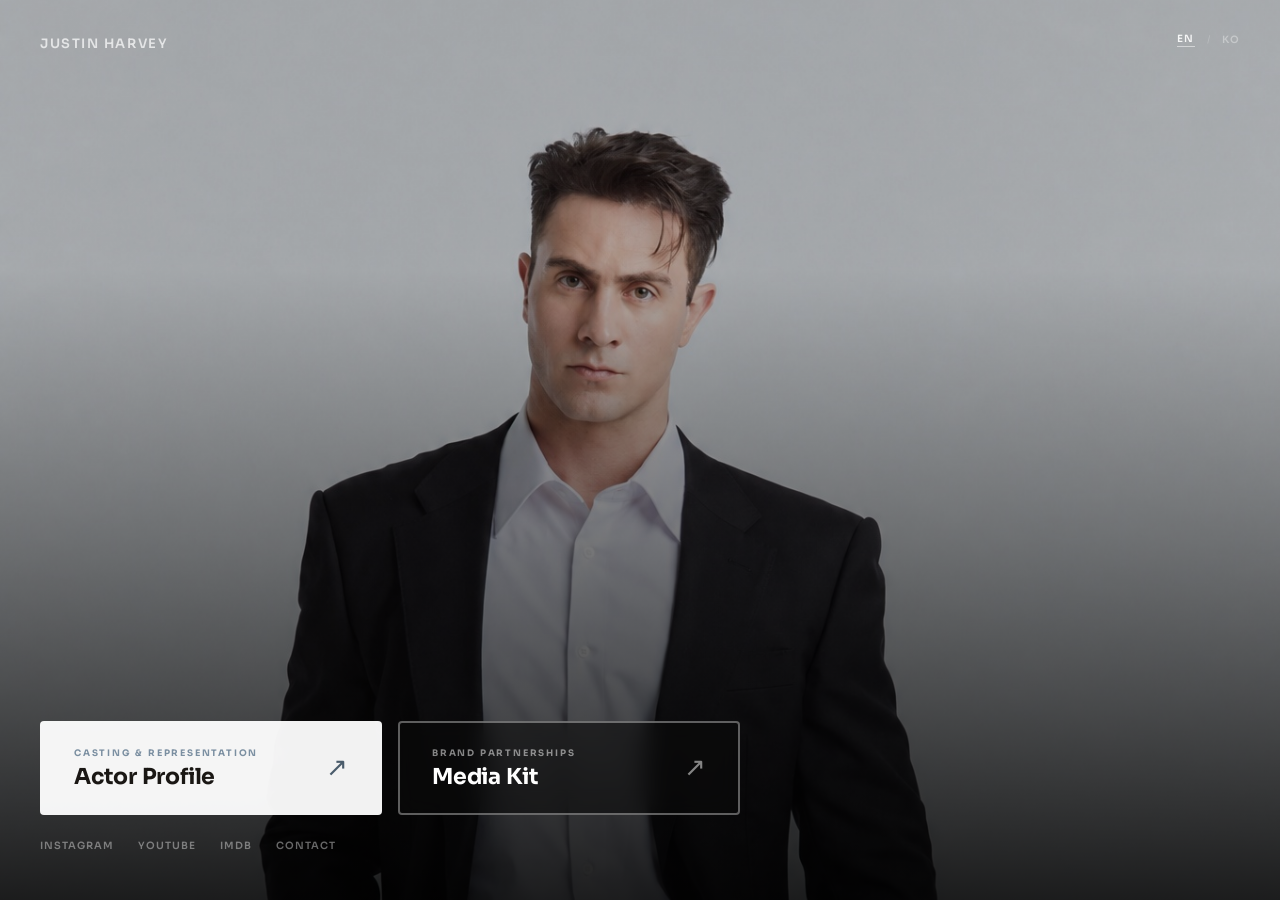
<file: index.html>
<!DOCTYPE html>
<html lang="en">
<head>
<meta charset="UTF-8">
<meta name="viewport" content="width=device-width, initial-scale=1.0">
<title>Justin Harvey</title>
<link href="https://fonts.googleapis.com/css2?family=Sora:wght@400;600;700&display=swap" rel="stylesheet">
<style>
*,*::before,*::after{box-sizing:border-box;margin:0;padding:0}
html,body{height:100%;font-family:'Sora',sans-serif;overflow:hidden}
@media(max-width:768px){html,body{overflow:auto}}

.wrap{
  height:100vh;
  position:relative;
  display:flex;
  align-items:flex-end;
}

/* FULL BLEED PHOTO */
.bg{
  position:absolute;inset:0;
  background:#111;
}
.bg img{
  width:100%;height:100%;
  object-fit:cover;
  object-position:center 18%;
}

/* GRADIENT OVERLAY — darkens bottom for buttons */
.bg::after{
  content:'';
  position:absolute;inset:0;
  background:linear-gradient(
    to bottom,
    rgba(0,0,0,0.28) 0%,
    rgba(0,0,0,0.28) 30%,
    rgba(0,0,0,0.52) 60%,
    rgba(0,0,0,0.88) 100%
  );
}

/* NAME — top left */
.name-tag{
  position:absolute;top:2rem;left:2.5rem;
  z-index:10;
}
.name-tag span{
  font-size:13px;font-weight:600;
  letter-spacing:0.12em;text-transform:uppercase;
  color:rgba(255,255,255,0.7);
}

/* BOTTOM SECTION */
.bottom{
  position:relative;z-index:10;
  width:100%;
  padding:2.5rem 2.5rem 3rem;
}

/* TWO BUTTONS */
.buttons{
  display:grid;
  grid-template-columns:1fr 1fr;
  gap:16px;
  max-width:700px;
}

.btn{
  display:flex;
  align-items:center;
  justify-content:space-between;
  padding:1.5rem 2rem;
  text-decoration:none;
  border-radius:4px;
  cursor:pointer;
  transition:transform 0.15s, box-shadow 0.15s, background 0.15s;
  border:2px solid rgba(255,255,255,0.25);
}
.btn:hover{
  transform:translateY(-3px);
  box-shadow:0 12px 40px rgba(0,0,0,0.4);
}

.btn-actor{
  background:rgba(255,255,255,0.95);
  border-color:transparent;
}
.btn-actor:hover{background:#ffffff}

.btn-media{
  background:rgba(10,10,10,0.6);
  backdrop-filter:blur(12px);
  border-color:rgba(255,255,255,0.35);
}
.btn-media:hover{background:rgba(10,10,10,0.8)}

.btn-left{}
.btn-label{
  font-size:9px;font-weight:700;
  letter-spacing:0.2em;text-transform:uppercase;
  margin-bottom:6px;
}
.btn-actor .btn-label{color:#7B8FA1}
.btn-media .btn-label{color:rgba(255,255,255,0.5)}

.btn-title{
  font-size:22px;font-weight:700;
  line-height:1.1;letter-spacing:-0.01em;
}
.btn-actor .btn-title{color:#1A1714}
.btn-media .btn-title{color:#ffffff}

.btn-arrow{
  font-size:26px;font-weight:300;
  transition:transform 0.15s;
  flex-shrink:0;margin-left:1rem;
}
.btn-actor .btn-arrow{color:#4A5C6B}
.btn-media .btn-arrow{color:rgba(255,255,255,0.5)}
.btn:hover .btn-arrow{transform:translate(3px,-3px)}

/* SOCIAL LINKS */
.socials{
  display:flex;gap:1.5rem;
  margin-top:1.5rem;
}
.socials a{
  font-size:10px;font-weight:600;
  letter-spacing:0.1em;text-transform:uppercase;
  color:rgba(255,255,255,0.4);
  text-decoration:none;transition:color 0.15s;
}
.socials a:hover{color:rgba(255,255,255,0.85)}

.lang{position:absolute;top:2rem;right:2.5rem;z-index:20;display:flex;align-items:center;gap:12px}
.lang a{font-size:10px;font-weight:600;letter-spacing:0.12em;text-transform:uppercase;color:rgba(255,255,255,0.35);text-decoration:none;transition:color 0.2s}
.lang a.active{color:rgba(255,255,255,0.9);border-bottom:1px solid rgba(255,255,255,0.5);padding-bottom:1px}
.lang a:hover{color:rgba(255,255,255,0.8)}
.lang-div{color:rgba(255,255,255,0.2);font-size:10px}

@media(max-width:768px){
  html,body{overflow:auto}
  .wrap{height:100svh;min-height:600px}
  .buttons{grid-template-columns:1fr;max-width:100%;gap:12px}
  .btn{padding:1.25rem 1.5rem}
  .btn-title{font-size:20px}
  .bottom{padding:2rem 1.5rem 2.5rem}
  .name-tag{top:1.5rem;left:1.5rem}
  .lang{top:1.5rem;right:1.5rem}
}
</style>
<script src="https://identity.netlify.com/v1/netlify-identity-widget.js"></script>
</head>
<body>

<div class="wrap">

  <!-- FULL BLEED PHOTO -->
  <div class="bg">
    <img src="assets/hero-main.jpg" alt="Justin Harvey">
  </div>

  <!-- NAME TAG -->
  <div class="name-tag">
    <span>Justin Harvey</span>
  </div>

  <!-- LANG TOGGLE -->
  <div class="lang">
    <a href="index.html" class="active">EN</a>
    <span class="lang-div">/</span>
    <a href="ko/index.html">KO</a>
  </div>

  <!-- BOTTOM: BUTTONS + SOCIALS -->
  <div class="bottom">
    <div class="buttons">

      <a href="actor.html" class="btn btn-actor">
        <div class="btn-left">
          <div class="btn-label">Casting & representation</div>
          <div class="btn-title">Actor Profile</div>
        </div>
        <div class="btn-arrow">↗</div>
      </a>

      <a href="mediakit.html" class="btn btn-media">
        <div class="btn-left">
          <div class="btn-label">Brand partnerships</div>
          <div class="btn-title">Media Kit</div>
        </div>
        <div class="btn-arrow">↗</div>
      </a>

    </div>

    <div class="socials">
      <a href="https://www.instagram.com/justin.irrelevance/" target="_blank">Instagram</a>
      <a href="https://www.youtube.com/@Justin.irrelevance" target="_blank">YouTube</a>
      <a href="https://www.imdb.com/name/nm14684840/" target="_blank">IMDb</a>
      <a href="contact.html">Contact</a>
    </div>
  </div>

</div>

</body>
</html>
</file>
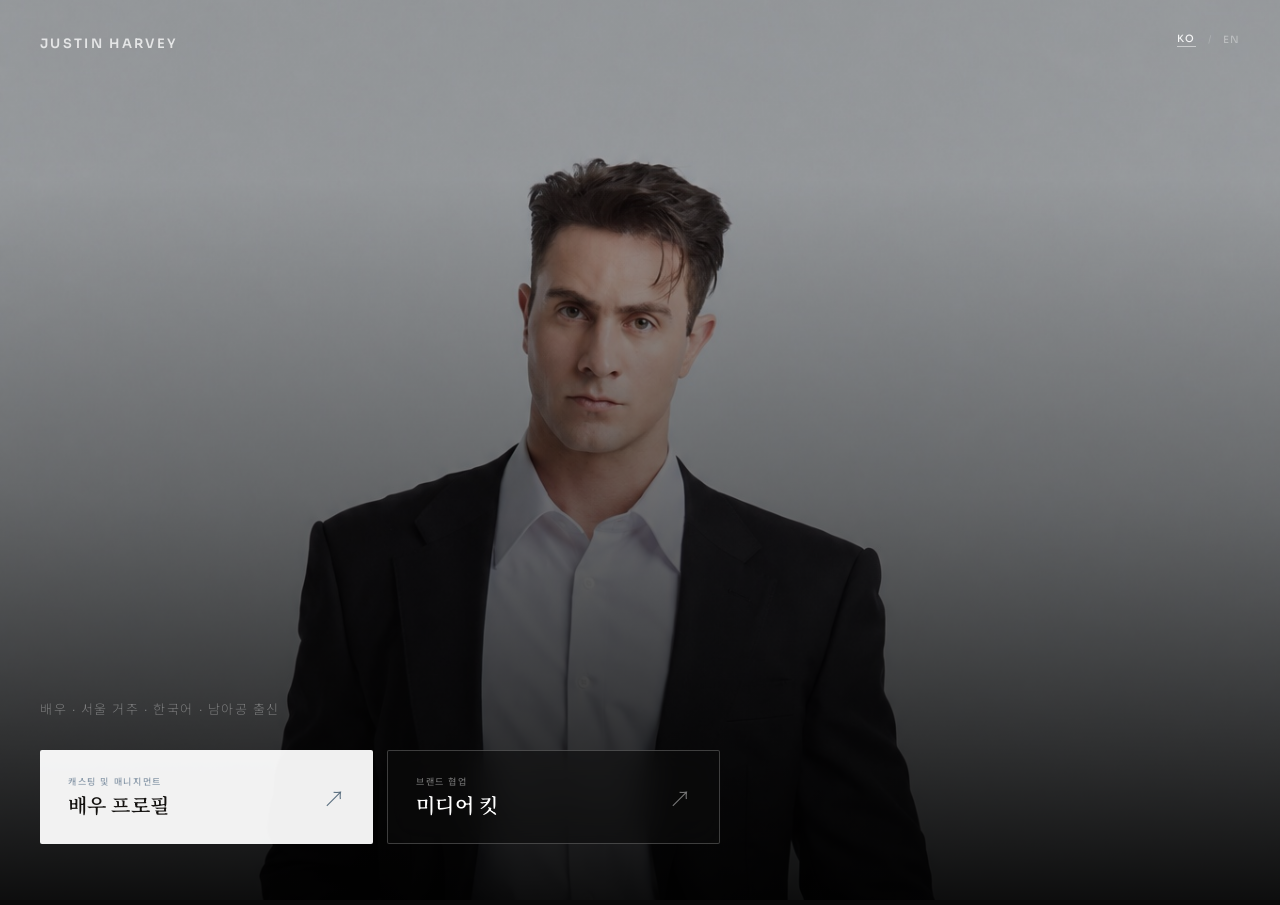
<file: ko/index.html>
<!DOCTYPE html>
<html lang="ko">
<head>
<meta charset="UTF-8">
<meta name="viewport" content="width=device-width, initial-scale=1.0">
<title>저스틴 하비 — 배우</title>
<link href="https://fonts.googleapis.com/css2?family=Sora:wght@300;400;500;600;700&family=Noto+Serif+KR:wght@300;400;600;700&family=Noto+Sans+KR:wght@300;400;500;700&display=swap" rel="stylesheet">
<style>
*,*::before,*::after{box-sizing:border-box;margin:0;padding:0}
html,body{height:100%;font-family:'Sora','Noto Sans KR',sans-serif;overflow:hidden;background:#0a0a0a}
@media(max-width:768px){html,body{overflow:auto}}

.wrap{height:100vh;position:relative;display:flex;align-items:flex-end}

.bg{position:absolute;inset:0;background:#0a0a0a}
.bg img{width:100%;height:100%;object-fit:cover;object-position:center 15%}
.bg::after{
  content:'';position:absolute;inset:0;
  background:linear-gradient(to bottom,rgba(0,0,0,0.35) 0%,rgba(0,0,0,0.35) 20%,rgba(0,0,0,0.56) 55%,rgba(0,0,0,0.94) 100%);
}

.lang{position:absolute;top:2rem;right:2.5rem;z-index:20;display:flex;align-items:center;gap:12px}
.lang a{font-size:10px;font-weight:500;letter-spacing:0.12em;text-transform:uppercase;color:rgba(255,255,255,0.35);text-decoration:none;transition:color 0.2s}
.lang a.active{color:rgba(255,255,255,0.9);border-bottom:1px solid rgba(255,255,255,0.5);padding-bottom:1px}
.lang a:hover{color:rgba(255,255,255,0.8)}
.lang-div{color:rgba(255,255,255,0.2);font-size:10px}

.name-tag{position:absolute;top:2rem;left:2.5rem;z-index:20}
.name-tag span{font-family:'Sora','Noto Serif KR',serif;font-size:13px;font-weight:600;letter-spacing:0.18em;color:rgba(255,255,255,0.75)}

.bottom{position:relative;z-index:10;width:100%;padding:2.5rem 2.5rem 3.5rem}

.tagline{font-family:'Sora','Noto Sans KR',sans-serif;font-size:clamp(11px,1.2vw,13px);color:rgba(255,255,255,0.35);letter-spacing:0.12em;font-weight:300;margin-bottom:2rem}

.buttons{display:grid;grid-template-columns:1fr 1fr;gap:14px;max-width:680px}

.btn{display:flex;align-items:center;justify-content:space-between;padding:1.5rem 1.75rem;text-decoration:none;border-radius:2px;cursor:pointer;transition:transform 0.15s,box-shadow 0.15s,background 0.15s}
.btn:hover{transform:translateY(-3px);box-shadow:0 14px 48px rgba(0,0,0,0.5)}

.btn-actor{background:rgba(255,255,255,0.94);border:none}
.btn-actor:hover{background:#fff}

.btn-media{background:rgba(12,12,12,0.6);backdrop-filter:blur(16px);border:1.5px solid rgba(255,255,255,0.22)}
.btn-media:hover{background:rgba(12,12,12,0.85)}

.btn-label{font-size:9px;font-weight:500;letter-spacing:0.18em;text-transform:uppercase;margin-bottom:7px}
.btn-actor .btn-label{color:#8a9aaa}
.btn-media .btn-label{color:rgba(255,255,255,0.4)}

.btn-title{font-family:'Sora','Noto Serif KR',sans-serif;font-size:20px;font-weight:600;line-height:1.2;letter-spacing:0.02em}
.btn-actor .btn-title{color:#141210}
.btn-media .btn-title{color:#fff}

.btn-arrow{font-size:22px;font-weight:300;transition:transform 0.15s;flex-shrink:0;margin-left:1rem}
.btn-actor .btn-arrow{color:#5a6e7f}
.btn-media .btn-arrow{color:rgba(255,255,255,0.45)}
.btn:hover .btn-arrow{transform:translate(3px,-3px)}

@media(max-width:768px){
  html,body{overflow:auto}
  .wrap{height:100svh;min-height:600px}
  .buttons{grid-template-columns:1fr;max-width:100%;gap:10px}
  .btn{padding:1.25rem 1.5rem}
  .btn-title{font-size:18px}
  .bottom{padding:2rem 1.5rem 2.5rem}
  .name-tag{top:1.5rem;left:1.5rem}
  .lang{top:1.5rem;right:1.5rem}
}
</style>
</head>
<body>

<div class="wrap">
  <div class="bg"><img src="../assets/hero-main.jpg" alt="저스틴 하비"></div>
  <div class="name-tag"><span>JUSTIN HARVEY</span></div>
  <div class="lang">
    <a href="index.html" class="active">KO</a>
    <span class="lang-div">/</span>
    <a href="../index.html">EN</a>
  </div>
  <div class="bottom">
    <div class="tagline">배우 · 서울 거주 · 한국어 · 남아공 출신</div>
    <div class="buttons">
      <a href="actor.html" class="btn btn-actor">
        <div class="btn-left">
          <div class="btn-label">캐스팅 및 매니지먼트</div>
          <div class="btn-title">배우 프로필</div>
        </div>
        <div class="btn-arrow">↗</div>
      </a>
      <a href="mediakit.html" class="btn btn-media">
        <div class="btn-left">
          <div class="btn-label">브랜드 협업</div>
          <div class="btn-title">미디어 킷</div>
        </div>
        <div class="btn-arrow">↗</div>
      </a>
    </div>
  </div>
</div>

</body>
</html>
</file>
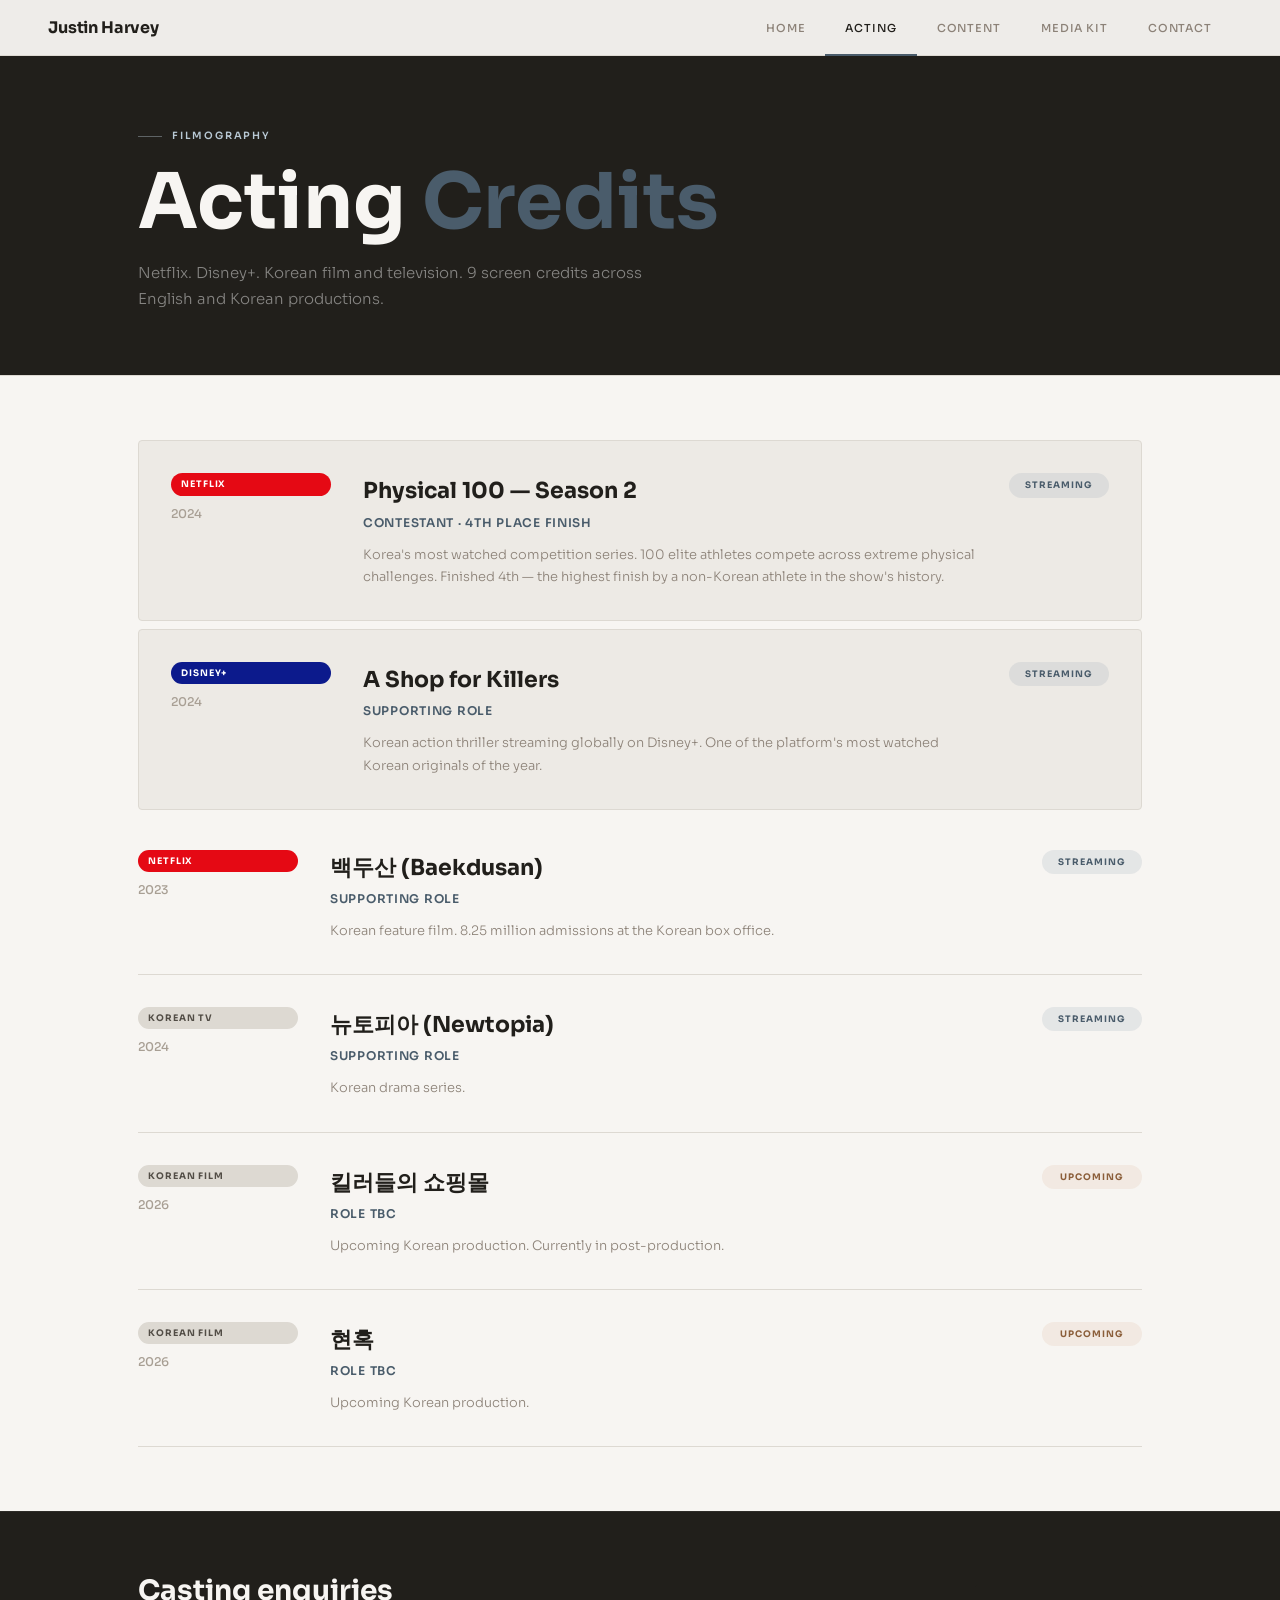
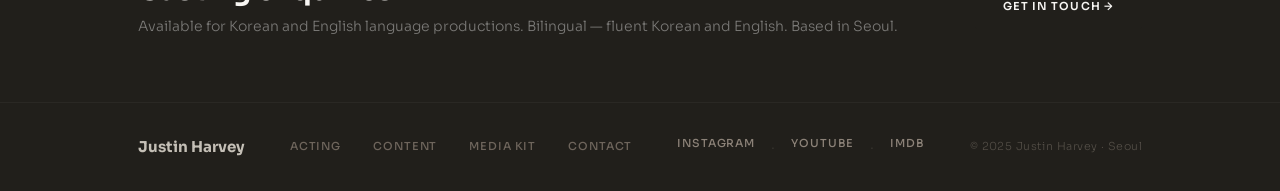
<file: acting.html>
<!DOCTYPE html>
<html lang="en">
<head>
<meta charset="UTF-8">
<meta name="viewport" content="width=device-width, initial-scale=1.0">
<title>Acting — Justin Harvey</title>
<meta name="description" content="Justin Harvey acting credits — Netflix, Disney+, Korean film and television.">
<link rel="stylesheet" href="style.css">
<link href="https://fonts.googleapis.com/css2?family=Sora:wght@300;400;500;600;700&family=DM+Sans:wght@300;400;500;600;700&display=swap" rel="stylesheet">
</head>
<body>
<nav id="nav">
  <a href="index.html" class="nav-logo">Justin Harvey</a>
  <ul class="nav-links">
    <li><a href="index.html">Home</a></li>
    <li><a href="acting.html" class="active">Acting</a></li>
    <li><a href="content.html">Content</a></li>
    <li><a href="mediakit.html">Media Kit</a></li>
    <li><a href="contact.html">Contact</a></li>
  </ul>
  <button class="nav-burger" onclick="toggleMenu()">☰</button>
</nav>
<div class="mobile-menu" id="mobileMenu">
  <a href="index.html">Home</a>
  <a href="acting.html">Acting</a>
  <a href="content.html">Content</a>
  <a href="mediakit.html">Media Kit</a>
  <a href="contact.html">Contact</a>
</div>

<div class="page-header">
  <div class="page-wrap">
    <div class="sec-label">Filmography</div>
    <h1>Acting <span class="accent">Credits</span></h1>
    <p class="page-header-sub">Netflix. Disney+. Korean film and television. 9 screen credits across English and Korean productions.</p>
  </div>
</div>

<section class="credits-full page-wrap">
  <div class="credits-list">

    <div class="credit-row featured">
      <div class="credit-meta">
        <span class="credit-net netflix">Netflix</span>
        <span class="credit-year">2024</span>
      </div>
      <div class="credit-main">
        <div class="credit-title">Physical 100 — Season 2</div>
        <div class="credit-role">Contestant · 4th place finish</div>
        <div class="credit-desc">Korea's most watched competition series. 100 elite athletes compete across extreme physical challenges. Finished 4th — the highest finish by a non-Korean athlete in the show's history.</div>
      </div>
      <div class="credit-status streaming">Streaming</div>
    </div>

    <div class="credit-row featured">
      <div class="credit-meta">
        <span class="credit-net disney">Disney+</span>
        <span class="credit-year">2024</span>
      </div>
      <div class="credit-main">
        <div class="credit-title">A Shop for Killers</div>
        <div class="credit-role">Supporting role</div>
        <div class="credit-desc">Korean action thriller streaming globally on Disney+. One of the platform's most watched Korean originals of the year.</div>
      </div>
      <div class="credit-status streaming">Streaming</div>
    </div>

    <div class="credit-row">
      <div class="credit-meta">
        <span class="credit-net netflix">Netflix</span>
        <span class="credit-year">2023</span>
      </div>
      <div class="credit-main">
        <div class="credit-title">백두산 (Baekdusan)</div>
        <div class="credit-role">Supporting role</div>
        <div class="credit-desc">Korean feature film. 8.25 million admissions at the Korean box office.</div>
      </div>
      <div class="credit-status streaming">Streaming</div>
    </div>

    <div class="credit-row">
      <div class="credit-meta">
        <span class="credit-net kr">Korean TV</span>
        <span class="credit-year">2024</span>
      </div>
      <div class="credit-main">
        <div class="credit-title">뉴토피아 (Newtopia)</div>
        <div class="credit-role">Supporting role</div>
        <div class="credit-desc">Korean drama series.</div>
      </div>
      <div class="credit-status streaming">Streaming</div>
    </div>

    <div class="credit-row">
      <div class="credit-meta">
        <span class="credit-net kr">Korean Film</span>
        <span class="credit-year">2026</span>
      </div>
      <div class="credit-main">
        <div class="credit-title">킬러들의 쇼핑몰</div>
        <div class="credit-role">Role TBC</div>
        <div class="credit-desc">Upcoming Korean production. Currently in post-production.</div>
      </div>
      <div class="credit-status upcoming">Upcoming</div>
    </div>

    <div class="credit-row">
      <div class="credit-meta">
        <span class="credit-net kr">Korean Film</span>
        <span class="credit-year">2026</span>
      </div>
      <div class="credit-main">
        <div class="credit-title">현혹</div>
        <div class="credit-role">Role TBC</div>
        <div class="credit-desc">Upcoming Korean production.</div>
      </div>
      <div class="credit-status upcoming">Upcoming</div>
    </div>

  </div>
</section>

<section class="acting-cta">
  <div class="page-wrap acting-cta-inner">
    <div>
      <h2>Casting enquiries</h2>
      <p>Available for Korean and English language productions. Bilingual — fluent Korean and English. Based in Seoul.</p>
    </div>
    <a href="contact.html" class="btn-primary">Get in touch →</a>
  </div>
</section>

<footer>
  <div class="page-wrap footer-inner">
    <div class="footer-logo">Justin Harvey</div>
    <div class="footer-links">
      <a href="acting.html">Acting</a>
      <a href="content.html">Content</a>
      <a href="mediakit.html">Media Kit</a>
      <a href="contact.html">Contact</a>
    </div>
    <div class="footer-social"><a href="https://www.instagram.com/justin.irrelevance/" target="_blank">Instagram</a> · <a href="https://www.youtube.com/@Justin.irrelevance" target="_blank">YouTube</a> · <a href="https://www.imdb.com/name/nm14684840/" target="_blank">IMDb</a></div>
    <div class="footer-copy">© 2025 Justin Harvey · Seoul</div>
  </div>
</footer>
<script src="main.js"></script>
</body>
</html>
</file>
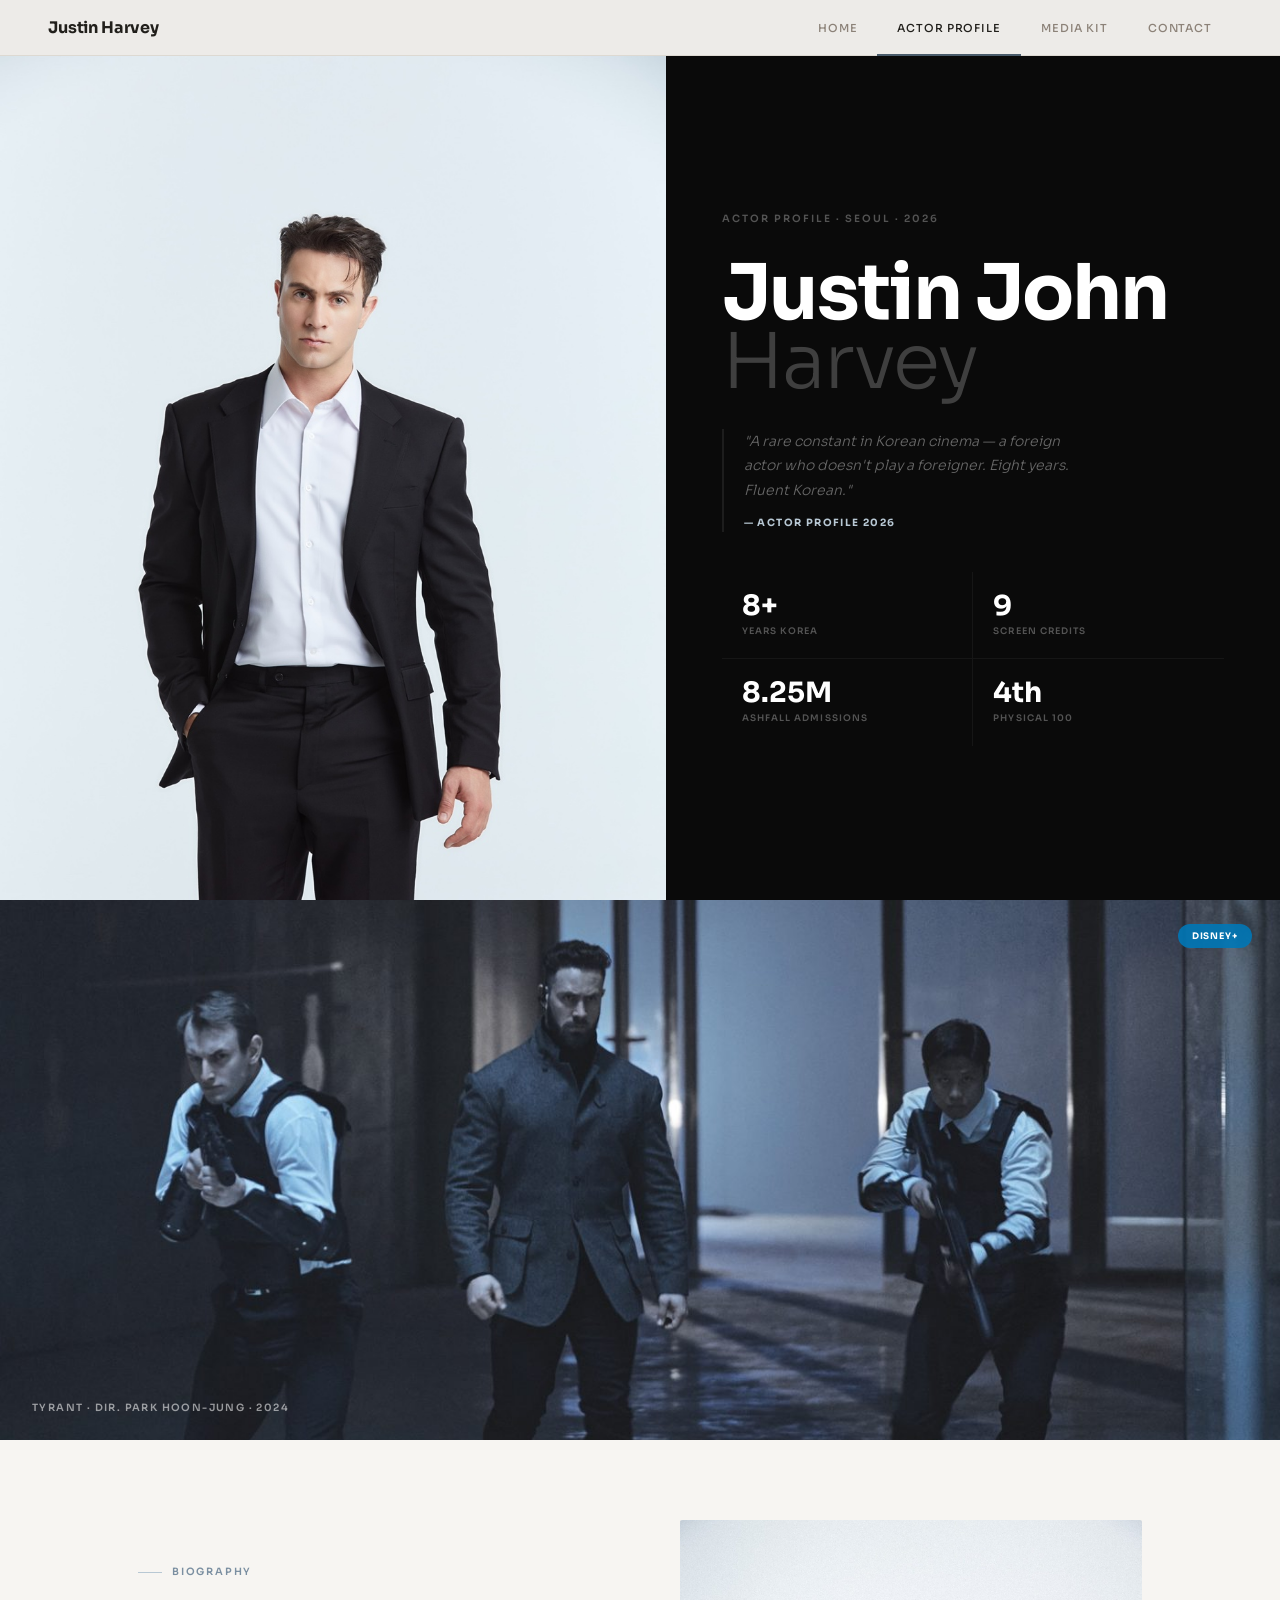
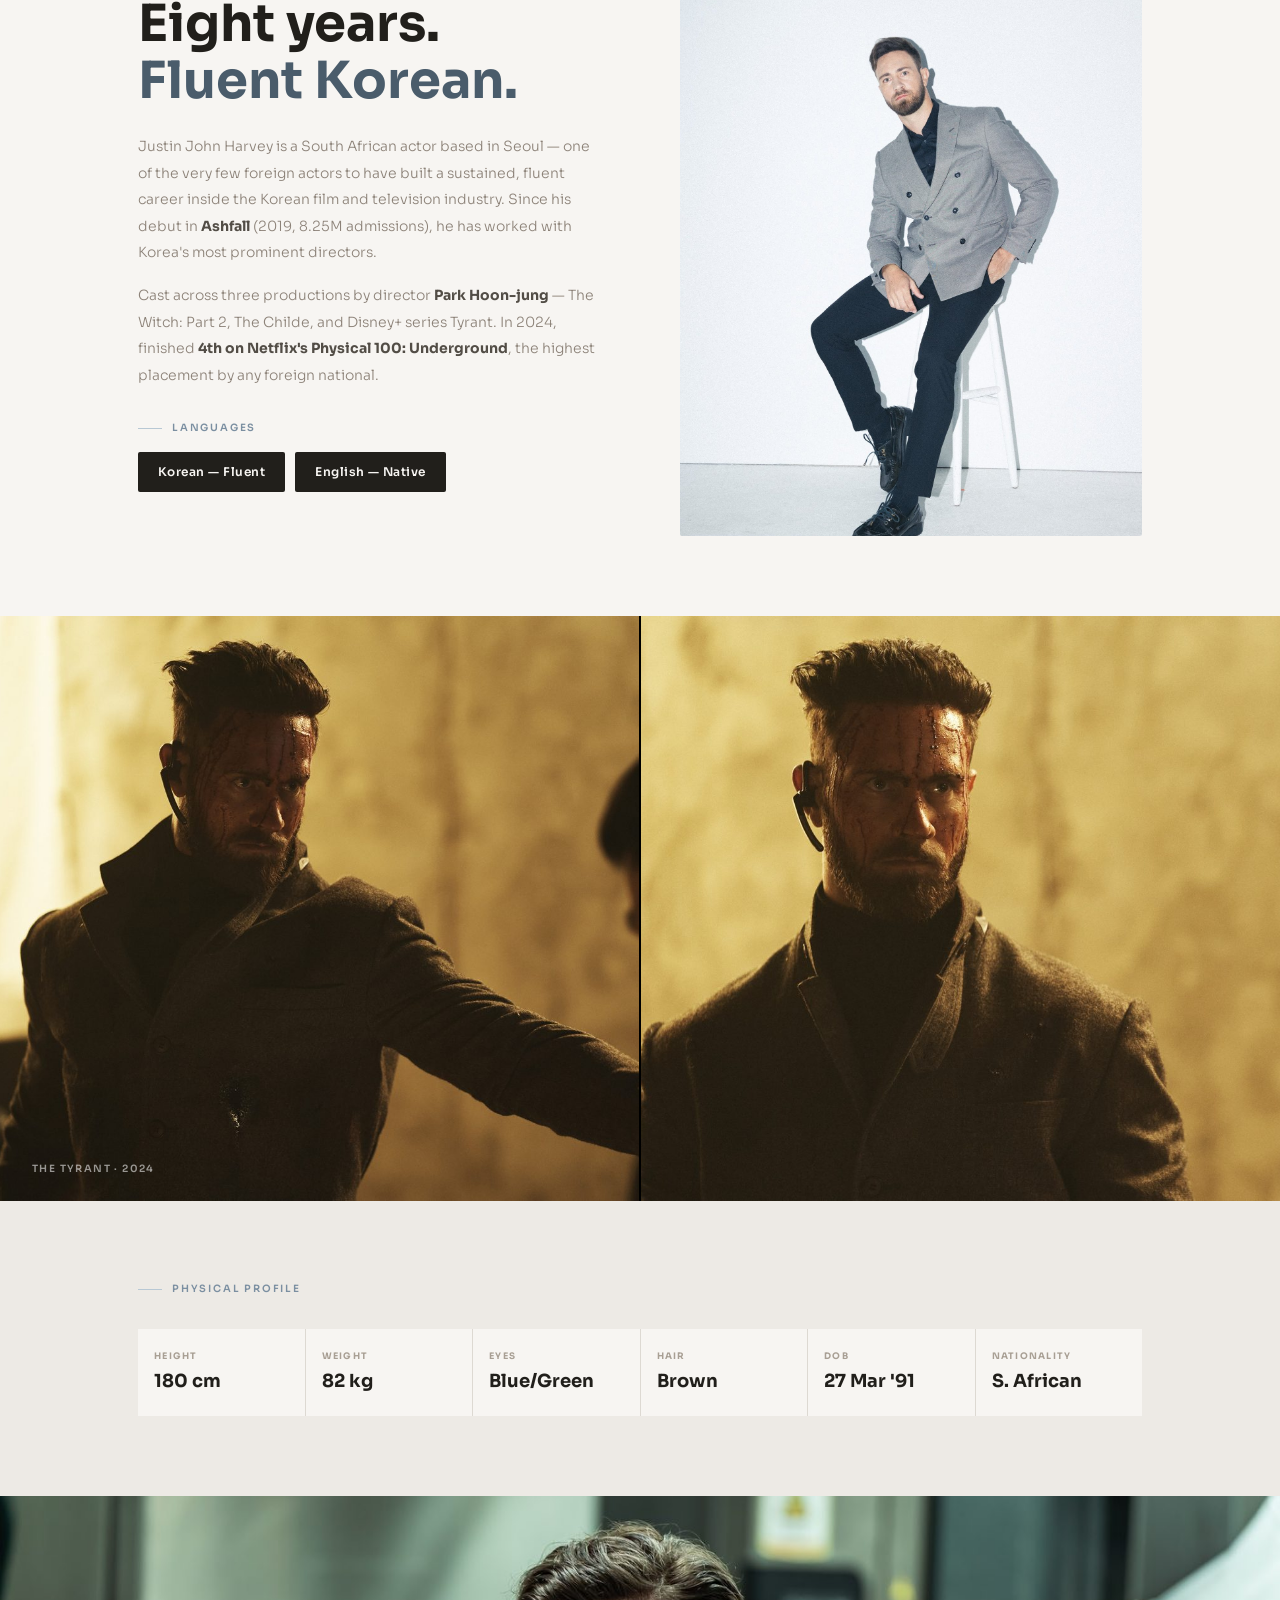
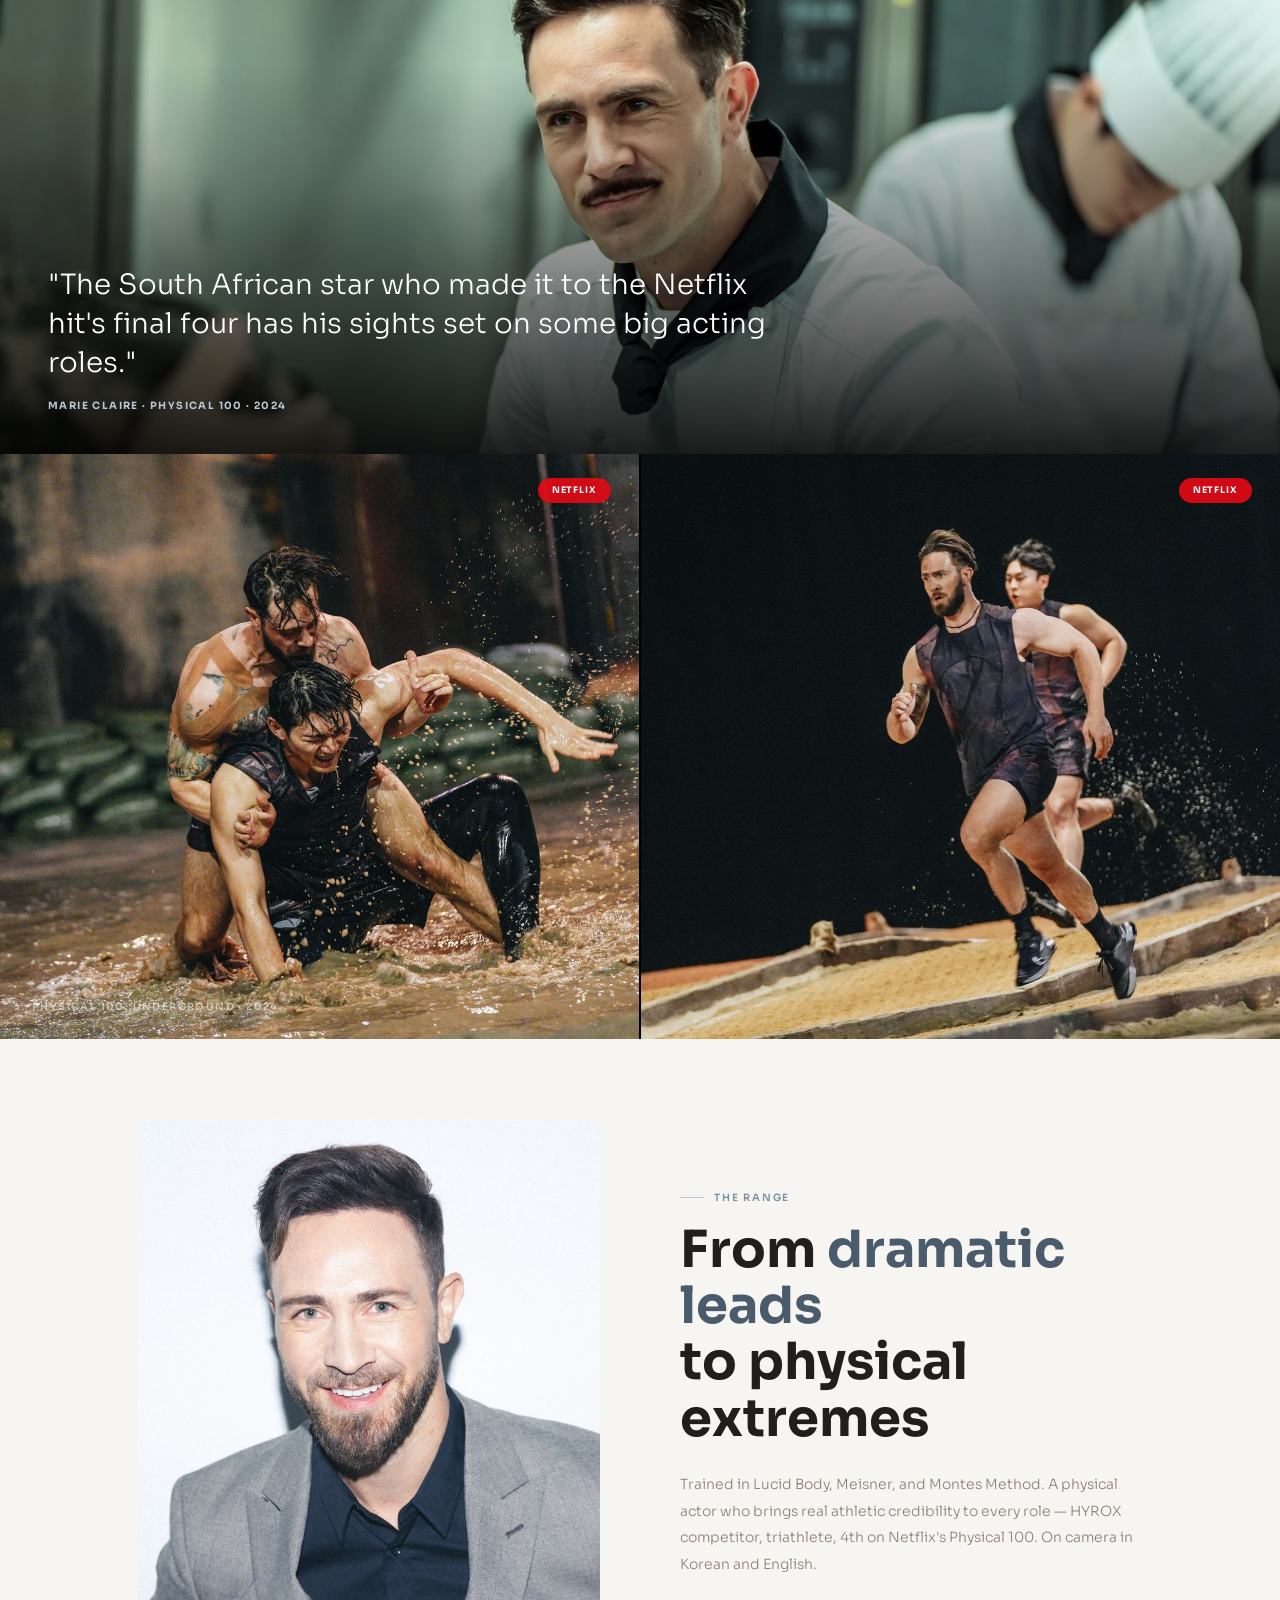
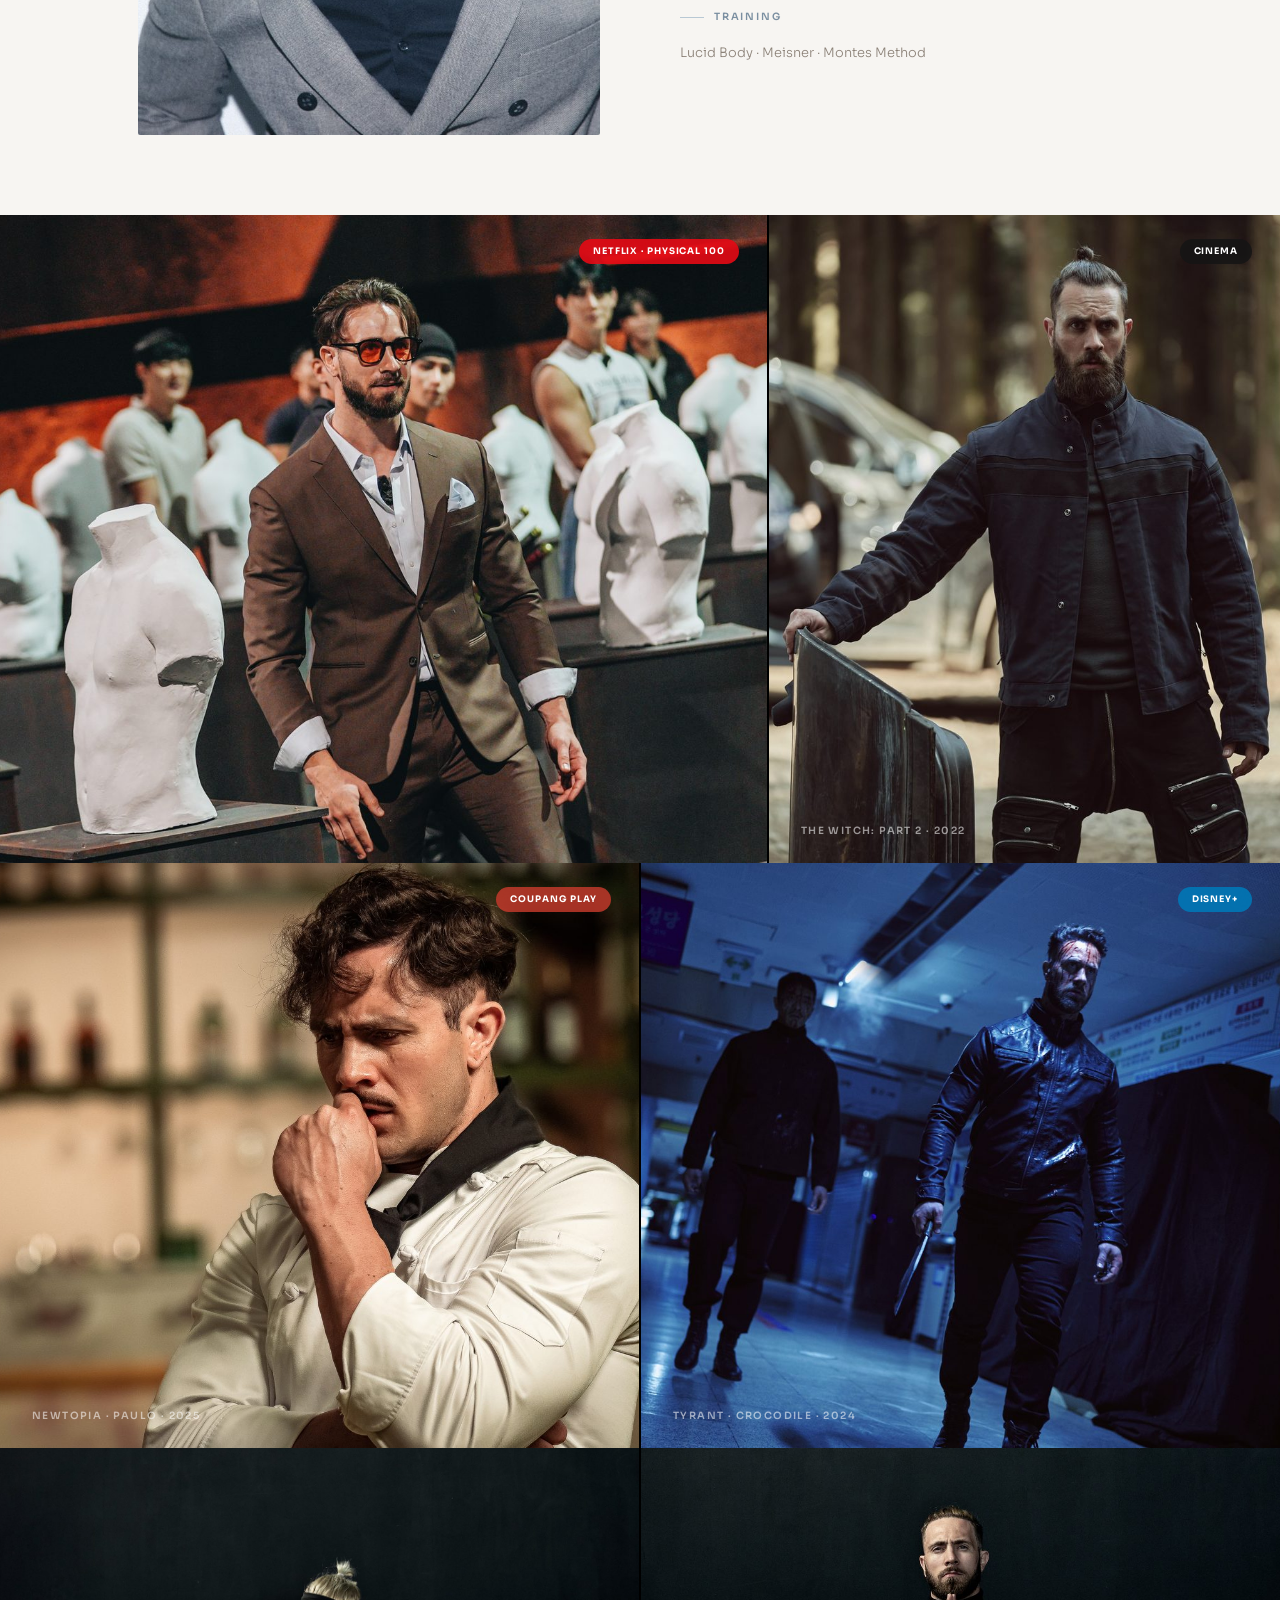
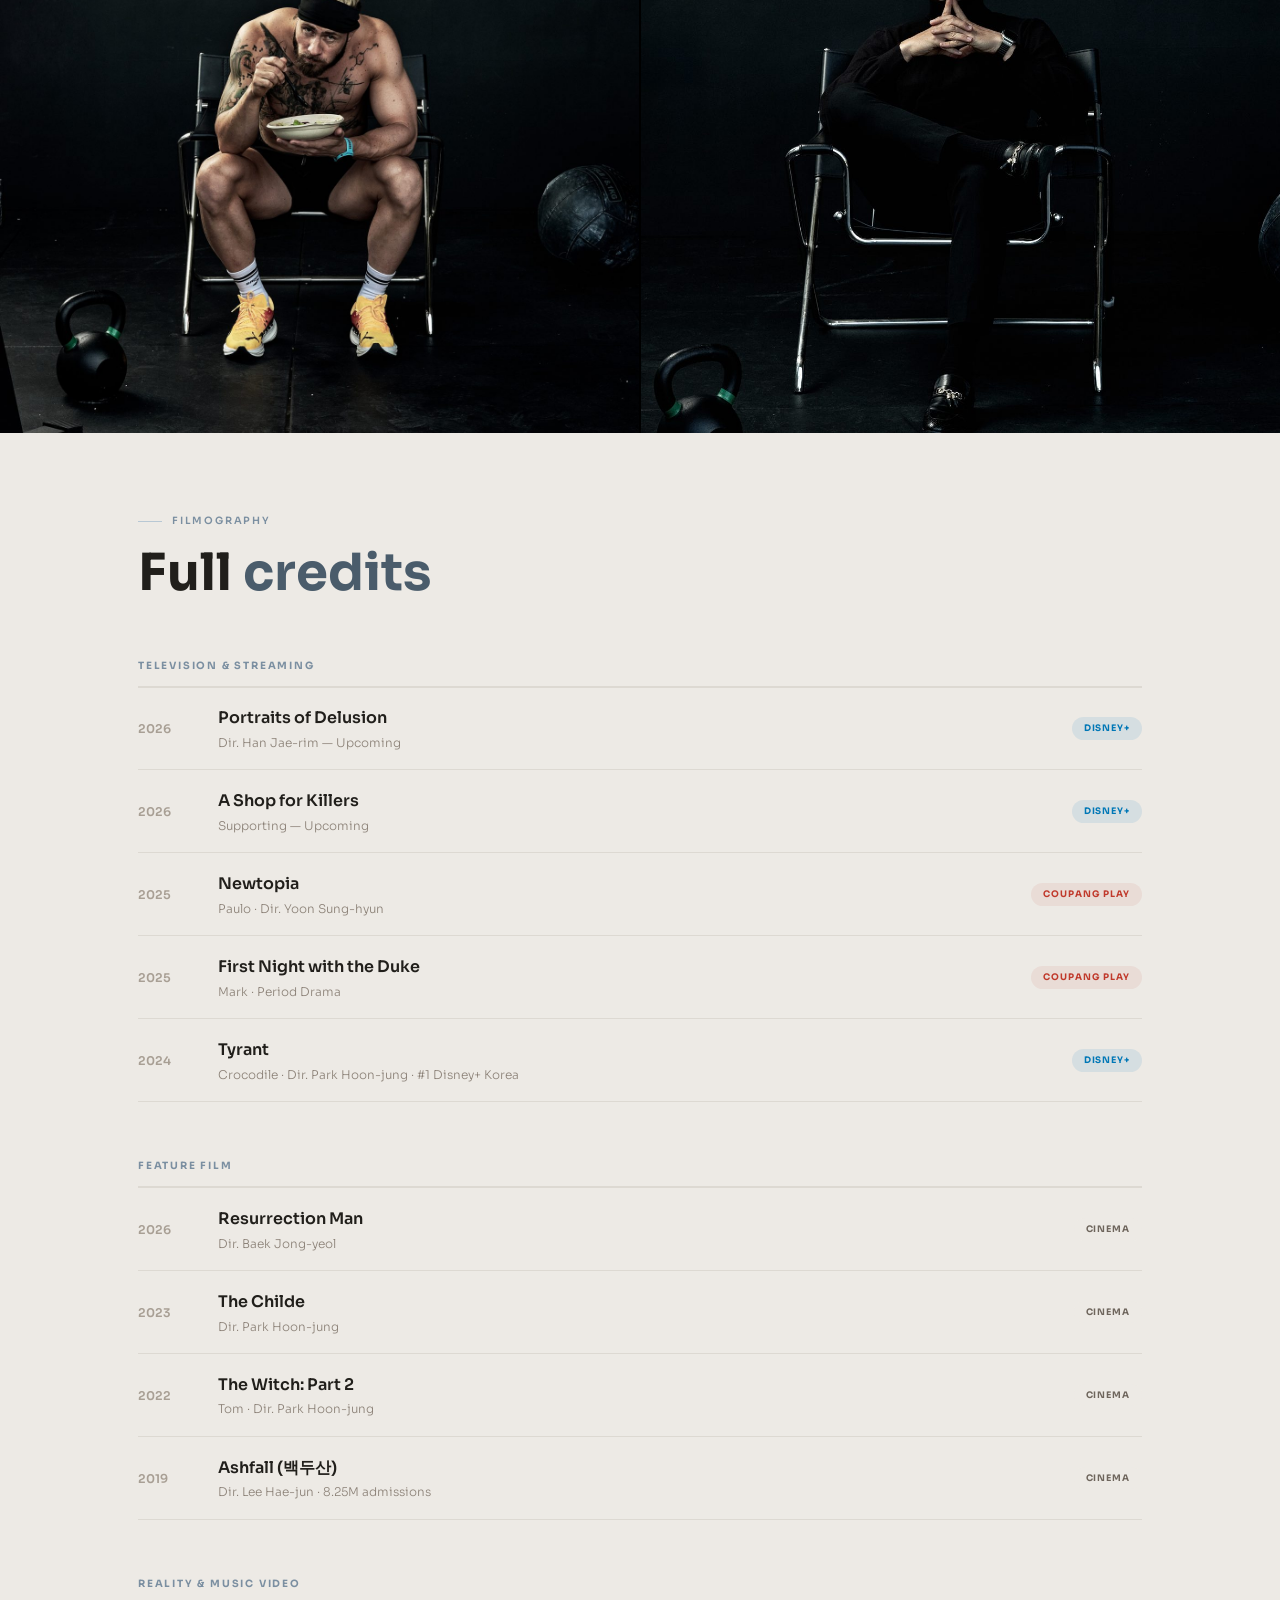
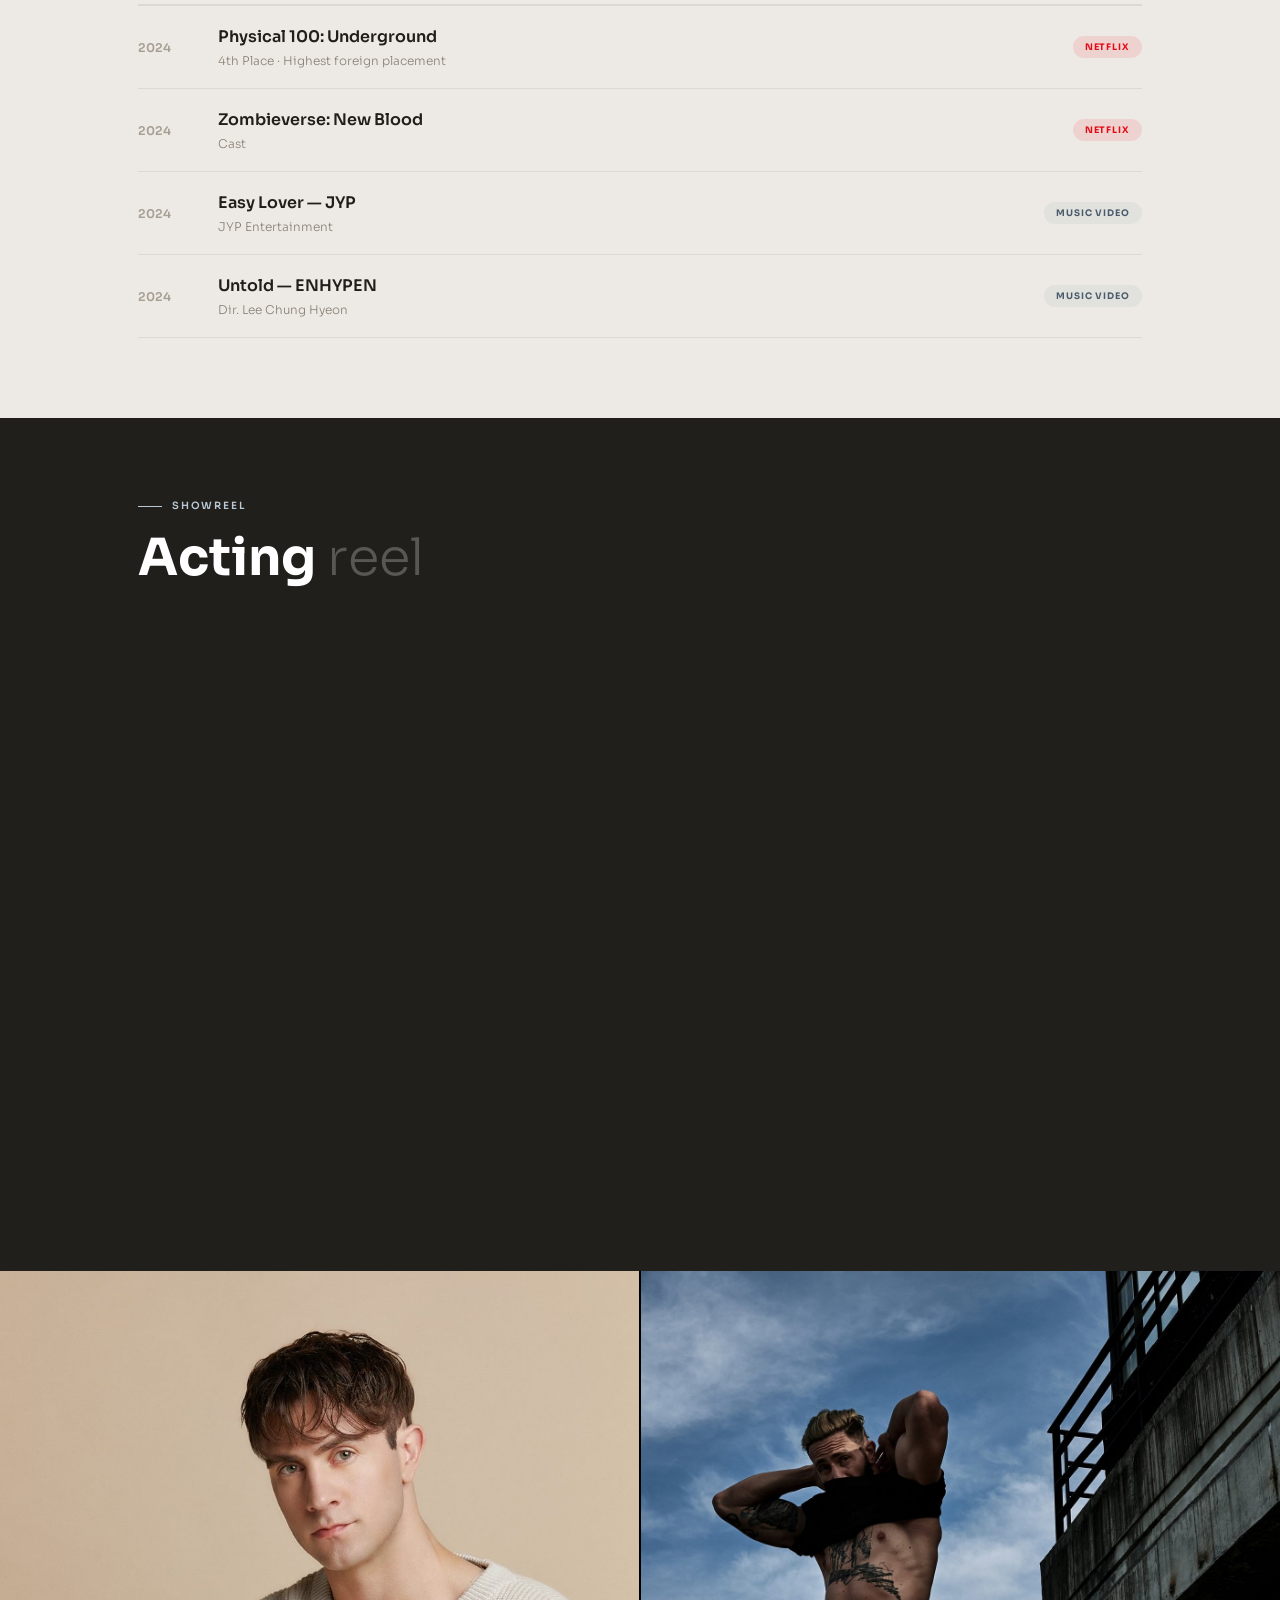
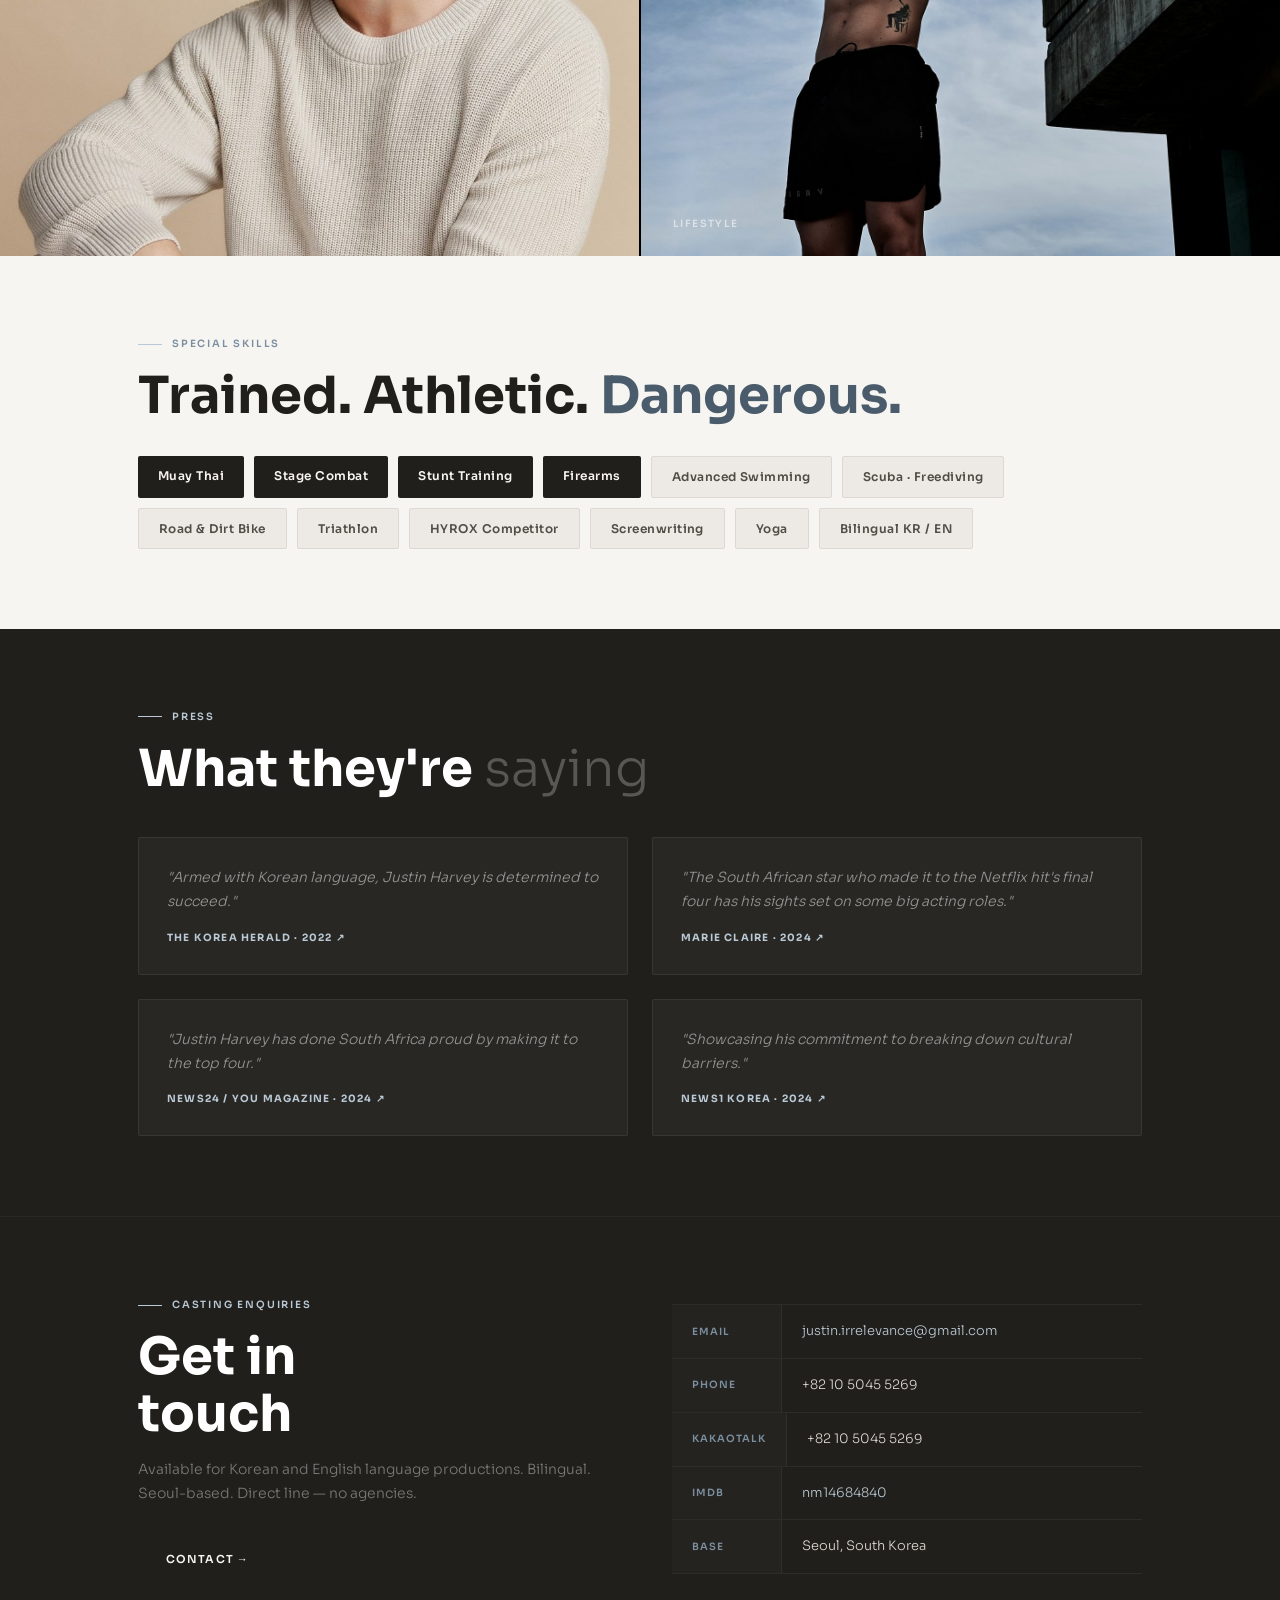
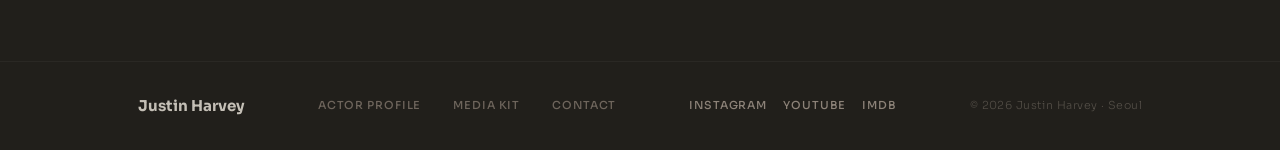
<file: actor.html>
<!DOCTYPE html>
<html lang="en">
<head>
<meta charset="UTF-8">
<meta name="viewport" content="width=device-width, initial-scale=1.0">
<title>Justin Harvey — Actor Profile</title>
<meta name="description" content="Justin Harvey — Seoul-based actor. Netflix & Disney+ credits. Fluent Korean.">
<link rel="stylesheet" href="style.css">
<link href="https://fonts.googleapis.com/css2?family=Sora:wght@300;400;500;600;700&display=swap" rel="stylesheet">
<style>
/* ── COVER ── */
.cover{height:100vh;display:grid;grid-template-columns:52% 48%;padding-top:56px;background:#0a0a0a}
.cover-img{position:relative;overflow:hidden}
/* hero-suit.jpg: portrait, subject centered, face in upper third */
.cover-img img{width:100%;height:100%;object-fit:cover;object-position:50% 8%}
.cover-right{display:flex;flex-direction:column;justify-content:center;padding:4rem 3.5rem}
.cover-kicker{font-size:10px;font-weight:600;letter-spacing:0.2em;text-transform:uppercase;color:rgba(255,255,255,0.3);margin-bottom:2rem}
.cover-name{font-size:clamp(52px,6vw,82px);font-weight:700;line-height:0.9;color:#fff;letter-spacing:-0.025em;margin-bottom:2rem}
.cover-name span{display:block;color:rgba(255,255,255,0.22);font-weight:300}
.cover-quote{font-size:14px;color:rgba(255,255,255,0.38);line-height:1.75;font-style:italic;border-left:2px solid rgba(255,255,255,0.08);padding-left:1.25rem;max-width:360px;margin-bottom:2.5rem}
.cover-quote cite{display:block;margin-top:0.75rem;font-style:normal;font-size:10px;font-weight:700;letter-spacing:0.14em;text-transform:uppercase;color:var(--accent-l)}
.cover-stats{display:grid;grid-template-columns:1fr 1fr;gap:1px;background:rgba(255,255,255,0.05)}
.cstat{padding:1.25rem;background:#0a0a0a}
.cstat-n{font-size:28px;font-weight:700;color:#fff;line-height:1}
.cstat-l{font-size:9px;font-weight:600;letter-spacing:0.12em;text-transform:uppercase;color:rgba(255,255,255,0.3);margin-top:4px}

/* ── PHOTO UTILITIES ── */
.pf{position:relative;overflow:hidden}
.pf img{width:100%;display:block;object-fit:cover}
.pf.h90 img{height:90vh}
.pf.h70 img{height:70vh}
.pf.h60 img{height:60vh}
.pf.h50 img{height:50vh}
.cap{position:absolute;bottom:1.5rem;left:2rem;font-size:10px;font-weight:600;letter-spacing:0.14em;text-transform:uppercase;color:rgba(255,255,255,0.55)}
.badge{position:absolute;top:1.5rem;right:1.75rem;font-size:9px;font-weight:700;letter-spacing:0.1em;text-transform:uppercase;padding:5px 14px;border-radius:20px}
.bn{background:rgba(229,9,20,0.9);color:#fff}
.bd{background:rgba(0,119,182,0.9);color:#fff}
.bc{background:rgba(192,57,43,0.85);color:#fff}
.bk{background:rgba(20,20,20,0.85);color:#fff}

/* 2-col photo grid */
.pg2{display:grid;grid-template-columns:1fr 1fr;gap:2px;background:#000}
.pg2 .col{position:relative;overflow:hidden}
.pg2 .col img{width:100%;height:65vh;object-fit:cover;display:block}

/* 3-col photo grid */
.pg3{display:grid;grid-template-columns:1fr 1fr 1fr;gap:2px;background:#000}
.pg3 .col{position:relative;overflow:hidden}
.pg3 .col img{width:100%;height:50vh;object-fit:cover;display:block}

/* Wide + portrait */
.pgwp{display:grid;grid-template-columns:3fr 2fr;gap:2px;background:#000}
.pgwp .col{position:relative;overflow:hidden}
.pgwp .col img{width:100%;height:72vh;object-fit:cover;display:block}

/* Pull-quote overlay */
.pq{position:relative;overflow:hidden}
.pq img{width:100%;height:62vh;object-fit:cover;display:block}
.pq-ov{position:absolute;inset:0;background:linear-gradient(transparent 30%,rgba(0,0,0,0.88))}
.pq-txt{position:absolute;bottom:2.5rem;left:3rem;right:3rem;max-width:720px}
.pq-txt blockquote{font-size:clamp(18px,2.4vw,28px);font-weight:300;color:#fff;line-height:1.4}
.pq-txt cite{display:block;margin-top:1rem;font-size:10px;font-weight:700;letter-spacing:0.14em;text-transform:uppercase;color:var(--accent-l);font-style:normal}

/* ── TEXT SECTIONS ── */
.ts{padding:5rem 0}
.ts.light{background:var(--s50)}
.ts.mid{background:var(--s100)}
.ts.dark{background:var(--s900)}
.ti{max-width:1100px;margin:0 auto;padding:0 3rem}

/* Bio split */
.spl{display:grid;grid-template-columns:1fr 1fr;gap:5rem;align-items:center;max-width:1100px;margin:0 auto;padding:0 3rem}
.spl.rev{direction:rtl}
.spl.rev>*{direction:ltr}
.spl-img{overflow:hidden;border-radius:2px}
.spl-img img{width:100%;display:block;object-fit:cover;aspect-ratio:3/4}

/* ── FILMOGRAPHY ── */
.fi{max-width:1100px;margin:0 auto;padding:0 3rem}
.fcat{font-size:10px;font-weight:700;letter-spacing:0.18em;text-transform:uppercase;color:var(--accent);padding:1rem 0 0.75rem;border-bottom:2px solid var(--s200);margin-top:2.5rem}
.frow{display:grid;grid-template-columns:56px 1fr auto;gap:1.5rem;align-items:center;padding:1.1rem 0;border-bottom:1px solid var(--s200)}
.fy{font-size:12px;font-weight:600;color:var(--s400)}
.ft2{font-size:16px;font-weight:600;color:var(--s900)}
.fs{font-size:12px;color:var(--s500);margin-top:2px;font-weight:300}
.fb{font-size:9px;font-weight:700;letter-spacing:0.1em;text-transform:uppercase;padding:4px 12px;border-radius:20px;white-space:nowrap}
.fn2{background:rgba(229,9,20,0.1);color:#E50914}
.fd2{background:rgba(0,119,182,0.1);color:#0077B6}
.fc2{background:rgba(192,57,43,0.08);color:#c0392b}
.fm2{background:var(--s100);color:var(--s600)}
.fr2{background:rgba(123,143,161,0.1);color:var(--accent-d)}

/* Physical */
.phg{display:grid;grid-template-columns:repeat(6,1fr);gap:1px;background:var(--s200);margin-top:2rem}
.phc{background:var(--s50);padding:1.25rem 1rem}
.phl{font-size:9px;font-weight:700;letter-spacing:0.14em;text-transform:uppercase;color:var(--s400);margin-bottom:4px}
.phv{font-size:18px;font-weight:700;color:var(--s900)}

/* Skills */
.chips{display:flex;flex-wrap:wrap;gap:10px;margin-top:2rem}
.chip{padding:10px 20px;font-size:12px;font-weight:600;border-radius:2px;letter-spacing:0.04em}
.chip.d{background:var(--s900);color:var(--s50)}
.chip.l{background:var(--s100);border:1px solid var(--s200);color:var(--s700)}

/* Press */
.prg{display:grid;grid-template-columns:1fr 1fr;gap:1.5rem;margin-top:2.5rem}
.prc{padding:1.75rem;background:rgba(255,255,255,0.04);border:1px solid rgba(255,255,255,0.07);border-radius:2px}
.prq{font-size:14px;color:rgba(255,255,255,0.5);line-height:1.7;font-style:italic;margin-bottom:1rem}
.prs{font-size:10px;font-weight:700;letter-spacing:0.12em;text-transform:uppercase;color:var(--accent-l)}

/* Contact */
.ctai{max-width:1100px;margin:0 auto;padding:0 3rem;display:grid;grid-template-columns:1fr 1fr;gap:4rem;align-items:center}
.ctar{display:flex;flex-direction:column}
.ctarow{display:flex;align-items:stretch;border-bottom:1px solid rgba(255,255,255,0.06)}
.ctarow:first-child{border-top:1px solid rgba(255,255,255,0.06)}
.ctakey{font-size:10px;font-weight:600;letter-spacing:0.1em;text-transform:uppercase;color:var(--accent);padding:1rem 1.25rem;min-width:110px;display:flex;align-items:center;border-right:1px solid rgba(255,255,255,0.06);background:rgba(255,255,255,0.02)}
.ctaval{font-size:13px;color:var(--s200);padding:1rem 1.25rem;display:flex;align-items:center}
.ctaval a{color:var(--accent-l);text-decoration:none}
.ctaval a:hover{color:#fff}

/* ── RESPONSIVE ── */
@media(max-width:900px){
  .cover{grid-template-columns:1fr;height:auto}
  .cover-img{height:65vw}
  .cover-right{padding:2.5rem 1.5rem}
  .pg2,.pg3,.pgwp{grid-template-columns:1fr}
  .pg2 .col img,.pg3 .col img,.pgwp .col img{height:60vw}
  .pq img{height:60vw}
  .pq-txt{left:1.5rem;right:1.5rem;bottom:1.5rem}
  .spl{grid-template-columns:1fr;gap:2rem;padding:0 1.5rem}
  .spl.rev{direction:ltr}
  .ti,.fi,.ctai{padding:0 1.5rem}
  .ctai{grid-template-columns:1fr;gap:2.5rem}
  .prg{grid-template-columns:1fr}
  .phg{grid-template-columns:repeat(3,1fr)}
  .pf.h90 img,.pf.h70 img,.pf.h60 img,.pf.h50 img{height:55vw}
}
</style>
<script src="https://identity.netlify.com/v1/netlify-identity-widget.js"></script>
</head>
<body>

<nav id="nav">
  <a href="index.html" class="nav-logo">Justin Harvey</a>
  <ul class="nav-links">
    <li><a href="index.html">Home</a></li>
    <li><a href="actor.html" class="active">Actor Profile</a></li>
    <li><a href="mediakit.html">Media Kit</a></li>
    <li><a href="contact.html">Contact</a></li>
  </ul>
  <button class="nav-burger" onclick="toggleMenu()">☰</button>
</nav>
<div class="mobile-menu" id="mobileMenu">
  <a href="index.html">Home</a>
  <a href="actor.html">Actor Profile</a>
  <a href="mediakit.html">Media Kit</a>
  <a href="contact.html">Contact</a>
</div>

<!-- COVER: black suit hand in pocket, face visible top -->
<div class="cover">
  <div class="cover-img">
    <img src="assets/hero-suit.jpg" alt="Justin Harvey"
         style="object-position:50% 6%">
    <!-- hero-suit.jpg: portrait, subject standing, face in top third -->
  </div>
  <div class="cover-right">
    <div class="cover-kicker">Actor Profile · Seoul · 2026</div>
    <div class="cover-name">Justin John<span>Harvey</span></div>
    <div class="cover-quote">
      "A rare constant in Korean cinema — a foreign actor who doesn't play a foreigner. Eight years. Fluent Korean."
      <cite>— Actor Profile 2026</cite>
    </div>
    <div class="cover-stats">
      <div class="cstat"><div class="cstat-n">8+</div><div class="cstat-l">Years Korea</div></div>
      <div class="cstat"><div class="cstat-n">9</div><div class="cstat-l">Screen credits</div></div>
      <div class="cstat"><div class="cstat-n">8.25M</div><div class="cstat-l">Ashfall admissions</div></div>
      <div class="cstat"><div class="cstat-n">4th</div><div class="cstat-l">Physical 100</div></div>
    </div>
  </div>
</div>

<!-- THE CHILDE: hallway with 3 people — wide landscape, action centered -->
<div class="pf h60">
  <img src="assets/film-childe-1.jpg" alt="Tyrant"
       style="object-position:50% 10%">
  <!-- landscape action shot, 3 people walking, faces in upper middle -->
  <div class="cap">Tyrant · Dir. Park Hoon-jung · 2024</div>
  <div class="badge bd">Disney+</div>
</div>

<!-- BIO SPLIT -->
<div class="ts light">
  <div class="spl">
    <div class="fu">
      <div class="sec-label">Biography</div>
      <h2>Eight years.<br><span class="accent">Fluent Korean.</span></h2>
      <p style="font-size:14px;color:var(--s500);line-height:1.9;margin-top:1.5rem;font-weight:300">
        Justin John Harvey is a South African actor based in Seoul — one of the very few foreign actors to have built a sustained, fluent career inside the Korean film and television industry. Since his debut in <strong style="color:var(--s700)">Ashfall</strong> (2019, 8.25M admissions), he has worked with Korea's most prominent directors.
      </p>
      <p style="font-size:14px;color:var(--s500);line-height:1.9;margin-top:1rem;font-weight:300">
        Cast across three productions by director <strong style="color:var(--s700)">Park Hoon-jung</strong> — The Witch: Part 2, The Childe, and Disney+ series Tyrant. In 2024, finished <strong style="color:var(--s700)">4th on Netflix's Physical 100: Underground</strong>, the highest placement by any foreign national.
      </p>
      <div style="margin-top:2rem">
        <div class="sec-label">Languages</div>
        <div class="chips" style="margin-top:1rem">
          <div class="chip d">Korean — Fluent</div>
          <div class="chip d">English — Native</div>
        </div>
      </div>
    </div>
    <div class="spl-img fu" style="transition-delay:.15s">
      <!-- model-editorial-1.jpg: grey suit seated on stool, 3/4 body, object top -->
      <img src="assets/model-editorial-1.jpg" alt="Justin Harvey"
           style="object-position:50% 5%">
    </div>
  </div>
</div>

<!-- THE CHILDE: 2-grid — face closeups warm tones -->
<div class="pg2">
  <div class="col">
    <!-- film-childe-2.jpg: face + arm outstretched, subject fills left side -->
    <img src="assets/film-childe-2.jpg" alt="The Childe"
         style="object-position:30% 20%">
    <div class="cap">The Tyrant · 2024</div>
  </div>
  <div class="col">
    <!-- film-childe-3.jpg: straight face closeup, subject dead centre -->
    <img src="assets/film-childe-3.jpg" alt="The Childe"
         style="object-position:50% 15%">
  </div>
</div>

<!-- PHYSICAL PROFILE STATS -->
<div class="ts mid">
  <div class="ti">
    <div class="sec-label fu">Physical profile</div>
    <div class="phg fu">
      <div class="phc"><div class="phl">Height</div><div class="phv">180 cm</div></div>
      <div class="phc"><div class="phl">Weight</div><div class="phv">82 kg</div></div>
      <div class="phc"><div class="phl">Eyes</div><div class="phv">Blue/Green</div></div>
      <div class="phc"><div class="phl">Hair</div><div class="phv">Brown</div></div>
      <div class="phc"><div class="phl">DOB</div><div class="phv">27 Mar '91</div></div>
      <div class="phc"><div class="phl">Nationality</div><div class="phv">S. African</div></div>
    </div>
  </div>
</div>

<!-- PHYSICAL 100: suit entry — pull quote overlay -->
<div class="pq">
  <!-- film-physical100-suit.jpg: landscape, Justin centre walking, mannequins around -->
  <img src="assets/film-physical100-suit.jpg" alt="Physical 100 · Netflix"
       style="object-position:50% 10%">
  <div class="pq-ov"></div>
  <div class="pq-txt">
    <blockquote>"The South African star who made it to the Netflix hit's final four has his sights set on some big acting roles."</blockquote>
    <cite>Marie Claire · Physical 100 · 2024</cite>
  </div>
</div>

<!-- PHYSICAL 100: wrestle + run — 2 grid -->
<div class="pg2">
  <div class="col">
    <!-- film-physical100-wrestle.jpg: landscape, Justin on top wrestling, centred -->
    <img src="assets/film-physical100-wrestle.jpg" alt="Physical 100 Netflix"
         style="object-position:50% 35%">
    <div class="badge bn">Netflix</div>
    <div class="cap">Physical 100: Underground · 2024</div>
  </div>
  <div class="col">
    <!-- film-physical100-running.jpg: landscape, Justin running left, centred -->
    <img src="assets/film-physical100-running.jpg" alt="Physical 100 Netflix"
         style="object-position:35% 40%">
    <div class="badge bn">Netflix</div>
  </div>
</div>

<!-- RANGE SPLIT: editorial portrait + text -->
<div class="ts light">
  <div class="spl rev">
    <div class="fu">
      <div class="sec-label">The range</div>
      <h2>From <span class="accent">dramatic leads</span><br>to physical extremes</h2>
      <p style="font-size:14px;color:var(--s500);line-height:1.9;margin-top:1.5rem;font-weight:300">
        Trained in Lucid Body, Meisner, and Montes Method. A physical actor who brings real athletic credibility to every role — HYROX competitor, triathlete, 4th on Netflix's Physical 100. On camera in Korean and English.
      </p>
      <div style="margin-top:2rem">
        <div class="sec-label">Training</div>
        <div style="font-size:13px;color:var(--s500);margin-top:0.75rem;line-height:1.8">Lucid Body · Meisner · Montes Method</div>
      </div>
    </div>
    <div class="spl-img fu" style="transition-delay:.15s">
      <!-- model-editorial-2.jpg: grey suit close, smiling, face upper half -->
      <img src="assets/model-editorial-2.jpg" alt="Justin Harvey"
           style="object-position:50% 10%">
    </div>
  </div>
</div>


<!-- P100 SCULPTURE + THE WITCH 2: wide+portrait -->
<div class="pgwp">
  <div class="col">
    <!-- film-physical100-sculpture.jpg: landscape, Justin left of sculpture, centred -->
    <img src="assets/film-physical100-sculpture.jpg" alt="Physical 100 Netflix"
         style="object-position:40% 30%">
    <div class="badge bn">Netflix · Physical 100</div>
  </div>
  <div class="col">
    <!-- film-witch2-2.jpg: The Witch Part 2, warm dramatic face closeup, centre -->
    <img src="assets/film-witch2-2.jpg" alt="The Witch: Part 2"
         style="object-position:50% 15%">
    <div class="badge bk">Cinema</div>
    <div class="cap">The Witch: Part 2 · 2022</div>
  </div>
</div>

<!-- FIRST NIGHT WITH THE DUKE + TYRANT: 2 grid -->
<div class="pg2">
  <div class="col">
    <!-- film-firstnight-1.jpg: Newtopia, on location at historical Korean set -->
    <img src="assets/film-firstnight-1.jpg" alt="Newtopia"
         style="object-position:50% 20%">
    <div class="badge bc">Coupang Play</div>
    <div class="cap">Newtopia · Paulo · 2025</div>
  </div>
  <div class="col">
    <!-- film-childe-4.jpg: Tyrant, subway scene, Justin walking with knife -->
    <img src="assets/film-childe-4.jpg" alt="Tyrant · Disney+"
         style="object-position:65% 35%">
    <div class="badge bd">Disney+</div>
    <div class="cap">Tyrant · Crocodile · 2024</div>
  </div>
</div>

<!-- 2-GRID: lifestyle & editorial -->
<div class="pg2">
  <div class="col">
    <!-- lifestyle-gym-eating.jpg: shirtless eating ramen, subject dead centre -->
    <img src="assets/lifestyle-gym-eating.jpg" alt="Justin Harvey"
         style="object-position:50% 61%">
  </div>
  <div class="col">
    <!-- editorial-chair-dark.jpg: black turtleneck seated, subject centre, face upper half -->
    <img src="assets/editorial-chair-dark.jpg" alt="Justin Harvey"
         style="object-position:50% 12%">
  </div>
</div>

<!-- FILMOGRAPHY -->
<div class="ts mid">
  <div class="fi">
    <div class="sec-label fu">Filmography</div>
    <h2 class="fu">Full <span class="accent">credits</span></h2>

    <div class="fcat">Television & Streaming</div>
    <div class="frow"><div class="fy">2026</div><div><div class="ft2">Portraits of Delusion</div><div class="fs">Dir. Han Jae-rim — Upcoming</div></div><span class="fb fd2">Disney+</span></div>
    <div class="frow"><div class="fy">2026</div><div><div class="ft2">A Shop for Killers</div><div class="fs">Supporting — Upcoming</div></div><span class="fb fd2">Disney+</span></div>
    <div class="frow"><div class="fy">2025</div><div><div class="ft2">Newtopia</div><div class="fs">Paulo · Dir. Yoon Sung-hyun</div></div><span class="fb fc2">Coupang Play</span></div>
    <div class="frow"><div class="fy">2025</div><div><div class="ft2">First Night with the Duke</div><div class="fs">Mark · Period Drama</div></div><span class="fb fc2">Coupang Play</span></div>
    <div class="frow"><div class="fy">2024</div><div><div class="ft2">Tyrant</div><div class="fs">Crocodile · Dir. Park Hoon-jung · #1 Disney+ Korea</div></div><span class="fb fd2">Disney+</span></div>

    <div class="fcat">Feature Film</div>
    <div class="frow"><div class="fy">2026</div><div><div class="ft2">Resurrection Man</div><div class="fs">Dir. Baek Jong-yeol</div></div><span class="fb fm2">Cinema</span></div>
    <div class="frow"><div class="fy">2023</div><div><div class="ft2">The Childe</div><div class="fs">Dir. Park Hoon-jung</div></div><span class="fb fm2">Cinema</span></div>
    <div class="frow"><div class="fy">2022</div><div><div class="ft2">The Witch: Part 2</div><div class="fs">Tom · Dir. Park Hoon-jung</div></div><span class="fb fm2">Cinema</span></div>
    <div class="frow"><div class="fy">2019</div><div><div class="ft2">Ashfall (백두산)</div><div class="fs">Dir. Lee Hae-jun · 8.25M admissions</div></div><span class="fb fm2">Cinema</span></div>

    <div class="fcat">Reality & Music Video</div>
    <div class="frow"><div class="fy">2024</div><div><div class="ft2">Physical 100: Underground</div><div class="fs">4th Place · Highest foreign placement</div></div><span class="fb fn2">Netflix</span></div>
    <div class="frow"><div class="fy">2024</div><div><div class="ft2">Zombieverse: New Blood</div><div class="fs">Cast</div></div><span class="fb fn2">Netflix</span></div>
    <div class="frow"><div class="fy">2024</div><div><div class="ft2">Easy Lover — JYP</div><div class="fs">JYP Entertainment</div></div><span class="fb fr2">Music Video</span></div>
    <div class="frow"><div class="fy">2024</div><div><div class="ft2">Untold — ENHYPEN</div><div class="fs">Dir. Lee Chung Hyeon</div></div><span class="fb fr2">Music Video</span></div>
  </div>
</div>

<!-- ACTING REEL -->
<div style="background:var(--s900);padding:5rem 0">
  <div style="max-width:1100px;margin:0 auto;padding:0 3rem">
    <div class="sec-label fu" style="color:var(--accent-l)">Showreel</div>
    <h2 class="fu" style="color:#fff;margin-bottom:2.5rem">Acting <span style="color:rgba(255,255,255,0.25);font-weight:300">reel</span></h2>
    <div class="fu" style="position:relative;width:100%;padding-bottom:56.25%;height:0;overflow:hidden;border-radius:2px">
      <iframe
        src="https://www.youtube.com/embed/SZ8E_pOpHyo"
        title="Justin Harvey — Acting Reel"
        frameborder="0"
        allow="accelerometer; autoplay; clipboard-write; encrypted-media; gyroscope; picture-in-picture"
        allowfullscreen
        style="position:absolute;top:0;left:0;width:100%;height:100%">
      </iframe>
    </div>
  </div>
</div>

<!-- EDITORIAL 2-GRID: knit + exercise -->
<div class="pg2">
  <div class="col">
    <!-- model-knit-beige.jpg: portrait, beige sweater seated, face top -->
    <img src="assets/model-knit-beige.jpg" alt="Justin Harvey"
         style="object-position:50% 23%">
  </div>
  <div class="col" style="position:relative">
    <!-- proj-exercise.jpg: outdoor rooftop fitness, Seoul skyline -->
    <img src="assets/proj-exercise.jpg" alt="Justin Harvey"
         style="object-position:35% 54%">
    <div class="cap">Lifestyle</div>
  </div>
</div>

<!-- SPECIAL SKILLS -->
<div class="ts light">
  <div class="ti">
    <div class="sec-label fu">Special skills</div>
    <h2 class="fu">Trained. Athletic. <span class="accent">Dangerous.</span></h2>
    <div class="chips fu">
      <div class="chip d">Muay Thai</div>
      <div class="chip d">Stage Combat</div>
      <div class="chip d">Stunt Training</div>
      <div class="chip d">Firearms</div>
      <div class="chip l">Advanced Swimming</div>
      <div class="chip l">Scuba · Freediving</div>
      <div class="chip l">Road & Dirt Bike</div>
      <div class="chip l">Triathlon</div>
      <div class="chip l">HYROX Competitor</div>
      <div class="chip l">Screenwriting</div>
      <div class="chip l">Yoga</div>
      <div class="chip l">Bilingual KR / EN</div>
    </div>
  </div>
</div>

<!-- PRESS -->
<div class="ts dark">
  <div class="ti">
    <div class="sec-label fu" style="color:var(--accent-l)">Press</div>
    <h2 class="fu" style="color:#fff">What they're <span style="color:rgba(255,255,255,0.25);font-weight:300">saying</span></h2>
    <div class="prg">
      <a href="https://www.koreaherald.com/article/2909897" target="_blank" class="prc" style="text-decoration:none;display:block;transition:border-color 0.2s,transform 0.15s" onmouseover="this.style.borderColor='rgba(184,200,212,0.4)';this.style.transform='translateY(-2px)'" onmouseout="this.style.borderColor='rgba(255,255,255,0.07)';this.style.transform='none'">
        <div class="prq">"Armed with Korean language, Justin Harvey is determined to succeed."</div>
        <div class="prs">The Korea Herald · 2022 ↗</div>
      </a>
      <a href="https://www.marieclaire.com/culture/tv-shows/who-is-justin-harvey-physical-100-season-2-finalist/" target="_blank" class="prc" style="text-decoration:none;display:block;transition:border-color 0.2s,transform 0.15s" onmouseover="this.style.borderColor='rgba(184,200,212,0.4)';this.style.transform='translateY(-2px)'" onmouseout="this.style.borderColor='rgba(255,255,255,0.07)';this.style.transform='none'">
        <div class="prq">"The South African star who made it to the Netflix hit's final four has his sights set on some big acting roles."</div>
        <div class="prs">Marie Claire · 2024 ↗</div>
      </a>
      <a href="https://www.news24.com/you/news/local/how-sa-born-action-hero-flexed-his-muscles-to-make-it-big-in-south-korea-20240419" target="_blank" class="prc" style="text-decoration:none;display:block;transition:border-color 0.2s,transform 0.15s" onmouseover="this.style.borderColor='rgba(184,200,212,0.4)';this.style.transform='translateY(-2px)'" onmouseout="this.style.borderColor='rgba(255,255,255,0.07)';this.style.transform='none'">
        <div class="prq">"Justin Harvey has done South Africa proud by making it to the top four."</div>
        <div class="prs">News24 / YOU Magazine · 2024 ↗</div>
      </a>
      <a href="https://www.news1.kr/entertain/broadcast-tv/4802468" target="_blank" class="prc" style="text-decoration:none;display:block;transition:border-color 0.2s,transform 0.15s" onmouseover="this.style.borderColor='rgba(184,200,212,0.4)';this.style.transform='translateY(-2px)'" onmouseout="this.style.borderColor='rgba(255,255,255,0.07)';this.style.transform='none'">
        <div class="prq">"Showcasing his commitment to breaking down cultural barriers."</div>
        <div class="prs">News1 Korea · 2024 ↗</div>
      </a>
    </div>
  </div>
</div>

<!-- CONTACT -->
<div class="ts dark" style="border-top:1px solid rgba(255,255,255,0.04)">
  <div class="ctai">
    <div>
      <div class="sec-label" style="color:var(--accent-l)">Casting enquiries</div>
      <h2 style="color:#fff">Get in<br>touch</h2>
      <p style="color:rgba(255,255,255,0.4);font-size:14px;line-height:1.7;margin-top:1rem;font-weight:300">Available for Korean and English language productions. Bilingual. Seoul-based. Direct line — no agencies.</p>
      <a href="contact.html" class="btn-primary" style="margin-top:2rem;display:inline-block">Contact →</a>
    </div>
    <div class="ctar">
      <div class="ctarow"><div class="ctakey">Email</div><div class="ctaval"><a href="mailto:justin.irrelevance@gmail.com">justin.irrelevance@gmail.com</a></div></div>
      <div class="ctarow"><div class="ctakey">Phone</div><div class="ctaval">+82 10 5045 5269</div></div>
      <div class="ctarow"><div class="ctakey">KakaoTalk</div><div class="ctaval">+82 10 5045 5269</div></div>
      <div class="ctarow"><div class="ctakey">IMDb</div><div class="ctaval"><a href="https://www.imdb.com/name/nm14684840/" target="_blank">nm14684840</a></div></div>
      <div class="ctarow"><div class="ctakey">Base</div><div class="ctaval">Seoul, South Korea</div></div>
    </div>
  </div>
</div>

<footer>
  <div class="page-wrap footer-inner">
    <div class="footer-logo">Justin Harvey</div>
    <div class="footer-links">
      <a href="actor.html">Actor Profile</a>
      <a href="mediakit.html">Media Kit</a>
      <a href="contact.html">Contact</a>
    </div>
    <div class="footer-social">
      <a href="https://www.instagram.com/justin.irrelevance/" target="_blank">Instagram</a>
      <a href="https://www.youtube.com/@Justin.irrelevance" target="_blank">YouTube</a>
      <a href="https://www.imdb.com/name/nm14684840/" target="_blank">IMDb</a>
    </div>
    <div class="footer-copy">© 2026 Justin Harvey · Seoul</div>
  </div>
</footer>
<script src="main.js"></script>
</body>
</html>
</file>
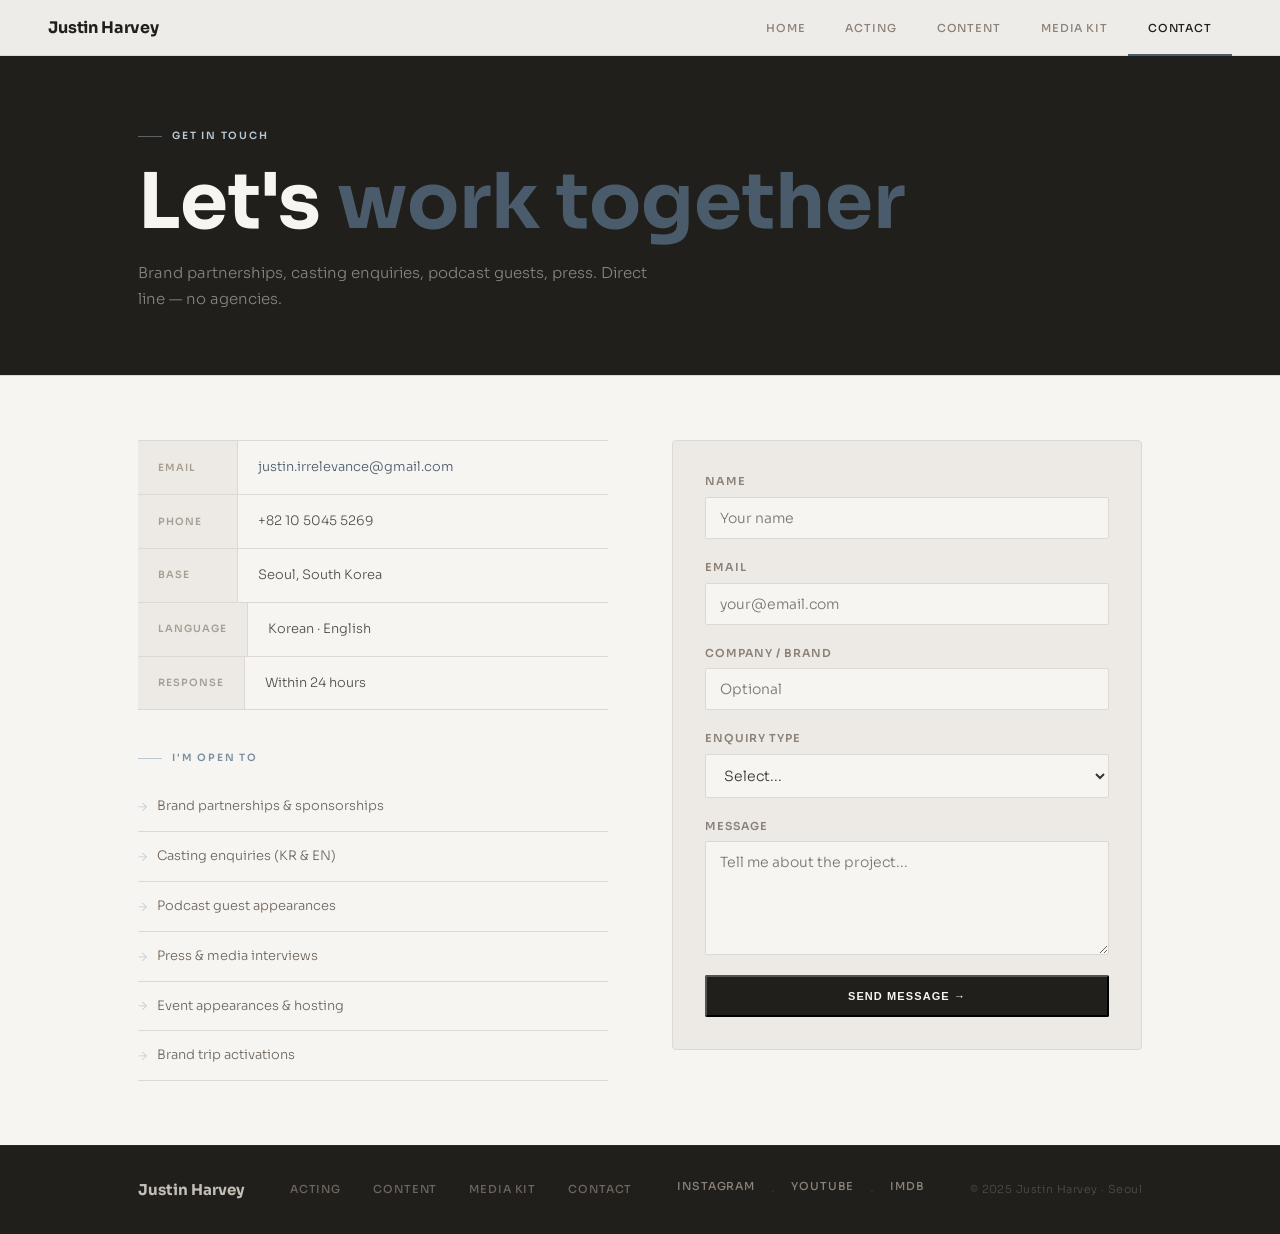
<file: contact.html>
<!DOCTYPE html>
<html lang="en">
<head>
<meta charset="UTF-8">
<meta name="viewport" content="width=device-width, initial-scale=1.0">
<title>Contact — Justin Harvey</title>
<link rel="stylesheet" href="style.css">
<link href="https://fonts.googleapis.com/css2?family=Sora:wght@300;400;500;600;700&family=DM+Sans:wght@300;400;500;600;700&display=swap" rel="stylesheet">
</head>
<body>
<nav id="nav">
  <a href="index.html" class="nav-logo">Justin Harvey</a>
  <ul class="nav-links">
    <li><a href="index.html">Home</a></li>
    <li><a href="acting.html">Acting</a></li>
    <li><a href="content.html">Content</a></li>
    <li><a href="mediakit.html">Media Kit</a></li>
    <li><a href="contact.html" class="active">Contact</a></li>
  </ul>
  <button class="nav-burger" onclick="toggleMenu()">☰</button>
</nav>
<div class="mobile-menu" id="mobileMenu">
  <a href="index.html">Home</a>
  <a href="acting.html">Acting</a>
  <a href="content.html">Content</a>
  <a href="mediakit.html">Media Kit</a>
  <a href="contact.html">Contact</a>
</div>

<div class="page-header">
  <div class="page-wrap">
    <div class="sec-label">Get in touch</div>
    <h1>Let's <span class="accent">work together</span></h1>
    <p class="page-header-sub">Brand partnerships, casting enquiries, podcast guests, press. Direct line — no agencies.</p>
  </div>
</div>

<section class="contact-sec page-wrap">
  <div class="contact-grid">
    <div class="contact-info">
      <div class="contact-rows">
        <div class="c-row">
          <div class="c-key">Email</div>
          <div class="c-val"><a href="mailto:justin.irrelevance@gmail.com">justin.irrelevance@gmail.com</a></div>
        </div>
        <div class="c-row">
          <div class="c-key">Phone</div>
          <div class="c-val">+82 10 5045 5269</div>
        </div>
        <div class="c-row">
          <div class="c-key">Base</div>
          <div class="c-val">Seoul, South Korea</div>
        </div>
        <div class="c-row">
          <div class="c-key">Language</div>
          <div class="c-val">Korean · English</div>
        </div>
        <div class="c-row">
          <div class="c-key">Response</div>
          <div class="c-val">Within 24 hours</div>
        </div>
      </div>

      <div class="contact-types">
        <div class="sec-label" style="margin-top:2.5rem">I'm open to</div>
        <div class="contact-type-list">
          <div class="contact-type">Brand partnerships & sponsorships</div>
          <div class="contact-type">Casting enquiries (KR & EN)</div>
          <div class="contact-type">Podcast guest appearances</div>
          <div class="contact-type">Press & media interviews</div>
          <div class="contact-type">Event appearances & hosting</div>
          <div class="contact-type">Brand trip activations</div>
        </div>
      </div>
    </div>

    <div class="contact-form-wrap">
      <form class="contact-form" name="contact" netlify>
        <input type="hidden" name="form-name" value="contact">
        <div class="form-group">
          <label>Name</label>
          <input type="text" name="name" placeholder="Your name" required>
        </div>
        <div class="form-group">
          <label>Email</label>
          <input type="email" name="email" placeholder="your@email.com" required>
        </div>
        <div class="form-group">
          <label>Company / Brand</label>
          <input type="text" name="company" placeholder="Optional">
        </div>
        <div class="form-group">
          <label>Enquiry type</label>
          <select name="type">
            <option value="">Select...</option>
            <option>Brand partnership</option>
            <option>Casting</option>
            <option>Podcast guest</option>
            <option>Press / media</option>
            <option>Other</option>
          </select>
        </div>
        <div class="form-group">
          <label>Message</label>
          <textarea name="message" rows="5" placeholder="Tell me about the project..." required></textarea>
        </div>
        <button type="submit" class="btn-primary full">Send message →</button>
      </form>
    </div>
  </div>
</section>

<footer>
  <div class="page-wrap footer-inner">
    <div class="footer-logo">Justin Harvey</div>
    <div class="footer-links">
      <a href="acting.html">Acting</a>
      <a href="content.html">Content</a>
      <a href="mediakit.html">Media Kit</a>
      <a href="contact.html">Contact</a>
    </div>
    <div class="footer-social"><a href="https://www.instagram.com/justin.irrelevance/" target="_blank">Instagram</a> · <a href="https://www.youtube.com/@Justin.irrelevance" target="_blank">YouTube</a> · <a href="https://www.imdb.com/name/nm14684840/" target="_blank">IMDb</a></div>
    <div class="footer-copy">© 2025 Justin Harvey · Seoul</div>
  </div>
</footer>
<script src="main.js"></script>
</body>
</html>
</file>
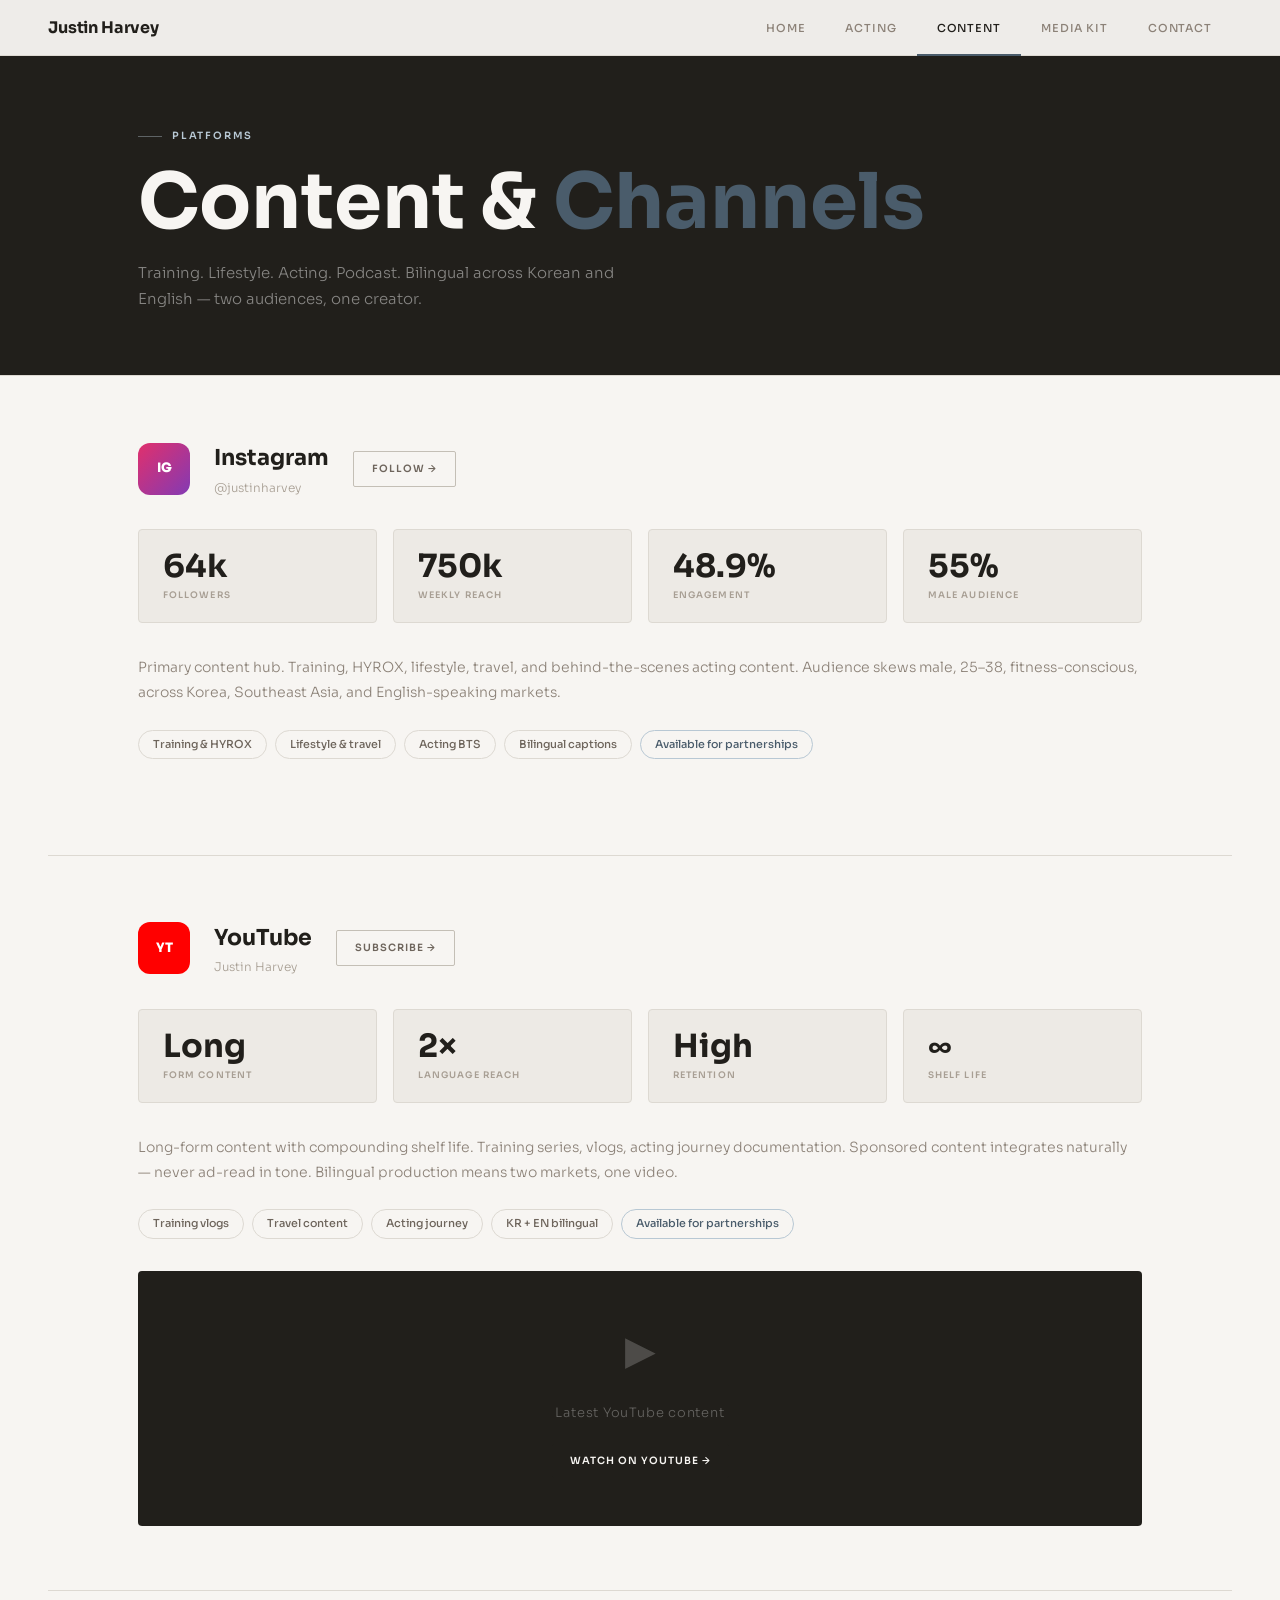
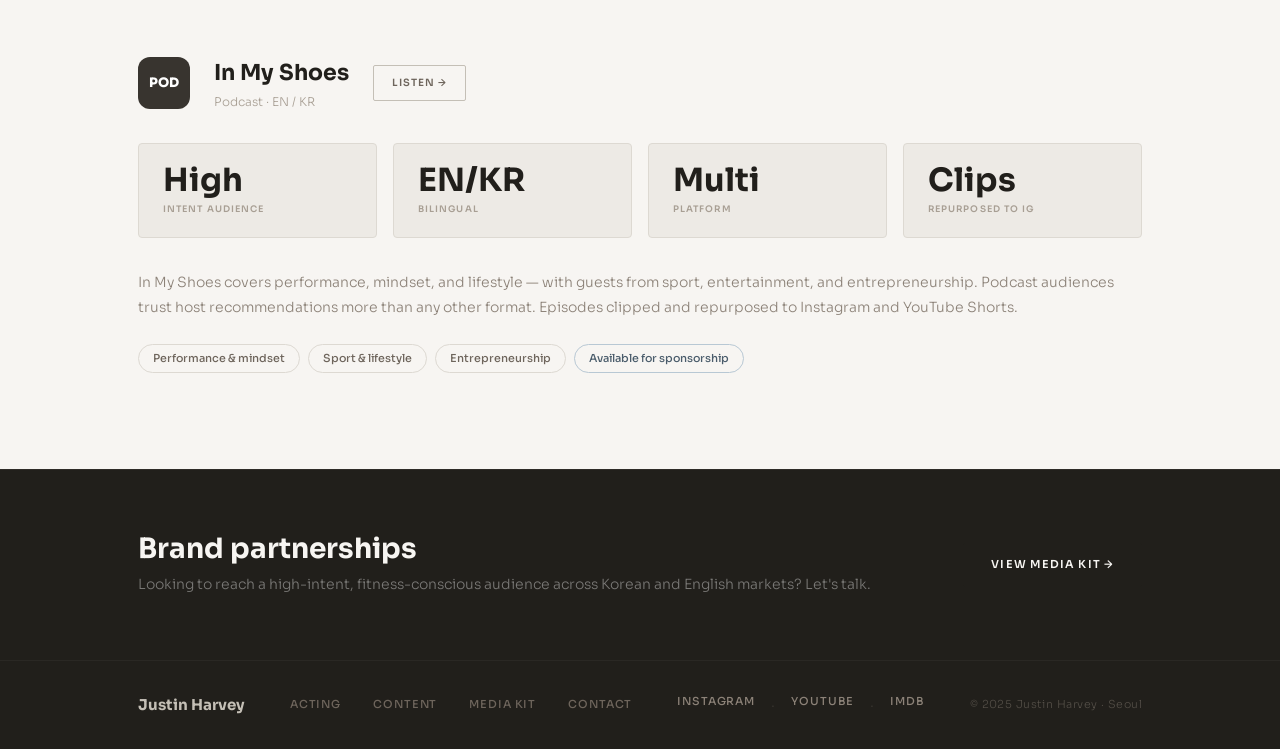
<file: content.html>
<!DOCTYPE html>
<html lang="en">
<head>
<meta charset="UTF-8">
<meta name="viewport" content="width=device-width, initial-scale=1.0">
<title>Content — Justin Harvey</title>
<meta name="description" content="Justin Harvey content — YouTube, Instagram, and the In My Shoes podcast.">
<link rel="stylesheet" href="style.css">
<link href="https://fonts.googleapis.com/css2?family=Sora:wght@300;400;500;600;700&family=DM+Sans:wght@300;400;500;600;700&display=swap" rel="stylesheet">
</head>
<body>
<nav id="nav">
  <a href="index.html" class="nav-logo">Justin Harvey</a>
  <ul class="nav-links">
    <li><a href="index.html">Home</a></li>
    <li><a href="acting.html">Acting</a></li>
    <li><a href="content.html" class="active">Content</a></li>
    <li><a href="mediakit.html">Media Kit</a></li>
    <li><a href="contact.html">Contact</a></li>
  </ul>
  <button class="nav-burger" onclick="toggleMenu()">☰</button>
</nav>
<div class="mobile-menu" id="mobileMenu">
  <a href="index.html">Home</a>
  <a href="acting.html">Acting</a>
  <a href="content.html">Content</a>
  <a href="mediakit.html">Media Kit</a>
  <a href="contact.html">Contact</a>
</div>

<div class="page-header">
  <div class="page-wrap">
    <div class="sec-label">Platforms</div>
    <h1>Content & <span class="accent">Channels</span></h1>
    <p class="page-header-sub">Training. Lifestyle. Acting. Podcast. Bilingual across Korean and English — two audiences, one creator.</p>
  </div>
</div>

<!-- INSTAGRAM -->
<section class="platform-sec page-wrap">
  <div class="platform-header">
    <div class="platform-icon ig">IG</div>
    <div>
      <div class="platform-name">Instagram</div>
      <div class="platform-handle">@justinharvey</div>
    </div>
    <a href="https://www.instagram.com/justin.irrelevance/" target="_blank" class="btn-ghost sm">Follow →</a>
  </div>
  <div class="platform-stats">
    <div class="p-stat"><div class="p-stat-n">64k</div><div class="p-stat-l">Followers</div></div>
    <div class="p-stat"><div class="p-stat-n">750k</div><div class="p-stat-l">Weekly Reach</div></div>
    <div class="p-stat"><div class="p-stat-n">48.9%</div><div class="p-stat-l">Engagement</div></div>
    <div class="p-stat"><div class="p-stat-n">55%</div><div class="p-stat-l">Male Audience</div></div>
  </div>
  <p class="platform-desc">Primary content hub. Training, HYROX, lifestyle, travel, and behind-the-scenes acting content. Audience skews male, 25–38, fitness-conscious, across Korea, Southeast Asia, and English-speaking markets.</p>
  <div class="content-types">
    <span class="ct-tag">Training & HYROX</span>
    <span class="ct-tag">Lifestyle & travel</span>
    <span class="ct-tag">Acting BTS</span>
    <span class="ct-tag">Bilingual captions</span>
    <span class="ct-tag avail">Available for partnerships</span>
  </div>
</section>

<div class="platform-divider"></div>

<!-- YOUTUBE -->
<section class="platform-sec page-wrap">
  <div class="platform-header">
    <div class="platform-icon yt">YT</div>
    <div>
      <div class="platform-name">YouTube</div>
      <div class="platform-handle">Justin Harvey</div>
    </div>
    <a href="https://www.youtube.com/@Justin.irrelevance" target="_blank" class="btn-ghost sm">Subscribe →</a>
  </div>
  <div class="platform-stats">
    <div class="p-stat"><div class="p-stat-n">Long</div><div class="p-stat-l">Form content</div></div>
    <div class="p-stat"><div class="p-stat-n">2×</div><div class="p-stat-l">Language reach</div></div>
    <div class="p-stat"><div class="p-stat-n">High</div><div class="p-stat-l">Retention</div></div>
    <div class="p-stat"><div class="p-stat-n">∞</div><div class="p-stat-l">Shelf life</div></div>
  </div>
  <p class="platform-desc">Long-form content with compounding shelf life. Training series, vlogs, acting journey documentation. Sponsored content integrates naturally — never ad-read in tone. Bilingual production means two markets, one video.</p>
  <div class="content-types">
    <span class="ct-tag">Training vlogs</span>
    <span class="ct-tag">Travel content</span>
    <span class="ct-tag">Acting journey</span>
    <span class="ct-tag">KR + EN bilingual</span>
    <span class="ct-tag avail">Available for partnerships</span>
  </div>

  <!-- YouTube embed placeholder -->
  <div class="yt-embed-placeholder">
    <div class="yt-placeholder-inner">
      <div class="yt-icon">▶</div>
      <div class="yt-placeholder-text">Latest YouTube content</div>
      <a href="https://www.youtube.com/@Justin.irrelevance" target="_blank" class="btn-primary sm">Watch on YouTube →</a>
    </div>
  </div>
</section>

<div class="platform-divider"></div>

<!-- PODCAST -->
<section class="platform-sec page-wrap">
  <div class="platform-header">
    <div class="platform-icon pod">POD</div>
    <div>
      <div class="platform-name">In My Shoes</div>
      <div class="platform-handle">Podcast · EN / KR</div>
    </div>
    <a href="#" class="btn-ghost sm">Listen →</a>
  </div>
  <div class="platform-stats">
    <div class="p-stat"><div class="p-stat-n">High</div><div class="p-stat-l">Intent audience</div></div>
    <div class="p-stat"><div class="p-stat-n">EN/KR</div><div class="p-stat-l">Bilingual</div></div>
    <div class="p-stat"><div class="p-stat-n">Multi</div><div class="p-stat-l">Platform</div></div>
    <div class="p-stat"><div class="p-stat-n">Clips</div><div class="p-stat-l">Repurposed to IG</div></div>
  </div>
  <p class="platform-desc">In My Shoes covers performance, mindset, and lifestyle — with guests from sport, entertainment, and entrepreneurship. Podcast audiences trust host recommendations more than any other format. Episodes clipped and repurposed to Instagram and YouTube Shorts.</p>
  <div class="content-types">
    <span class="ct-tag">Performance & mindset</span>
    <span class="ct-tag">Sport & lifestyle</span>
    <span class="ct-tag">Entrepreneurship</span>
    <span class="ct-tag avail">Available for sponsorship</span>
  </div>
</section>

<section class="content-cta">
  <div class="page-wrap content-cta-inner">
    <div>
      <h2>Brand partnerships</h2>
      <p>Looking to reach a high-intent, fitness-conscious audience across Korean and English markets? Let's talk.</p>
    </div>
    <a href="mediakit.html" class="btn-primary">View media kit →</a>
  </div>
</section>

<footer>
  <div class="page-wrap footer-inner">
    <div class="footer-logo">Justin Harvey</div>
    <div class="footer-links">
      <a href="acting.html">Acting</a>
      <a href="content.html">Content</a>
      <a href="mediakit.html">Media Kit</a>
      <a href="contact.html">Contact</a>
    </div>
    <div class="footer-social"><a href="https://www.instagram.com/justin.irrelevance/" target="_blank">Instagram</a> · <a href="https://www.youtube.com/@Justin.irrelevance" target="_blank">YouTube</a> · <a href="https://www.imdb.com/name/nm14684840/" target="_blank">IMDb</a></div>
    <div class="footer-copy">© 2025 Justin Harvey · Seoul</div>
  </div>
</footer>
<script src="main.js"></script>
</body>
</html>
</file>
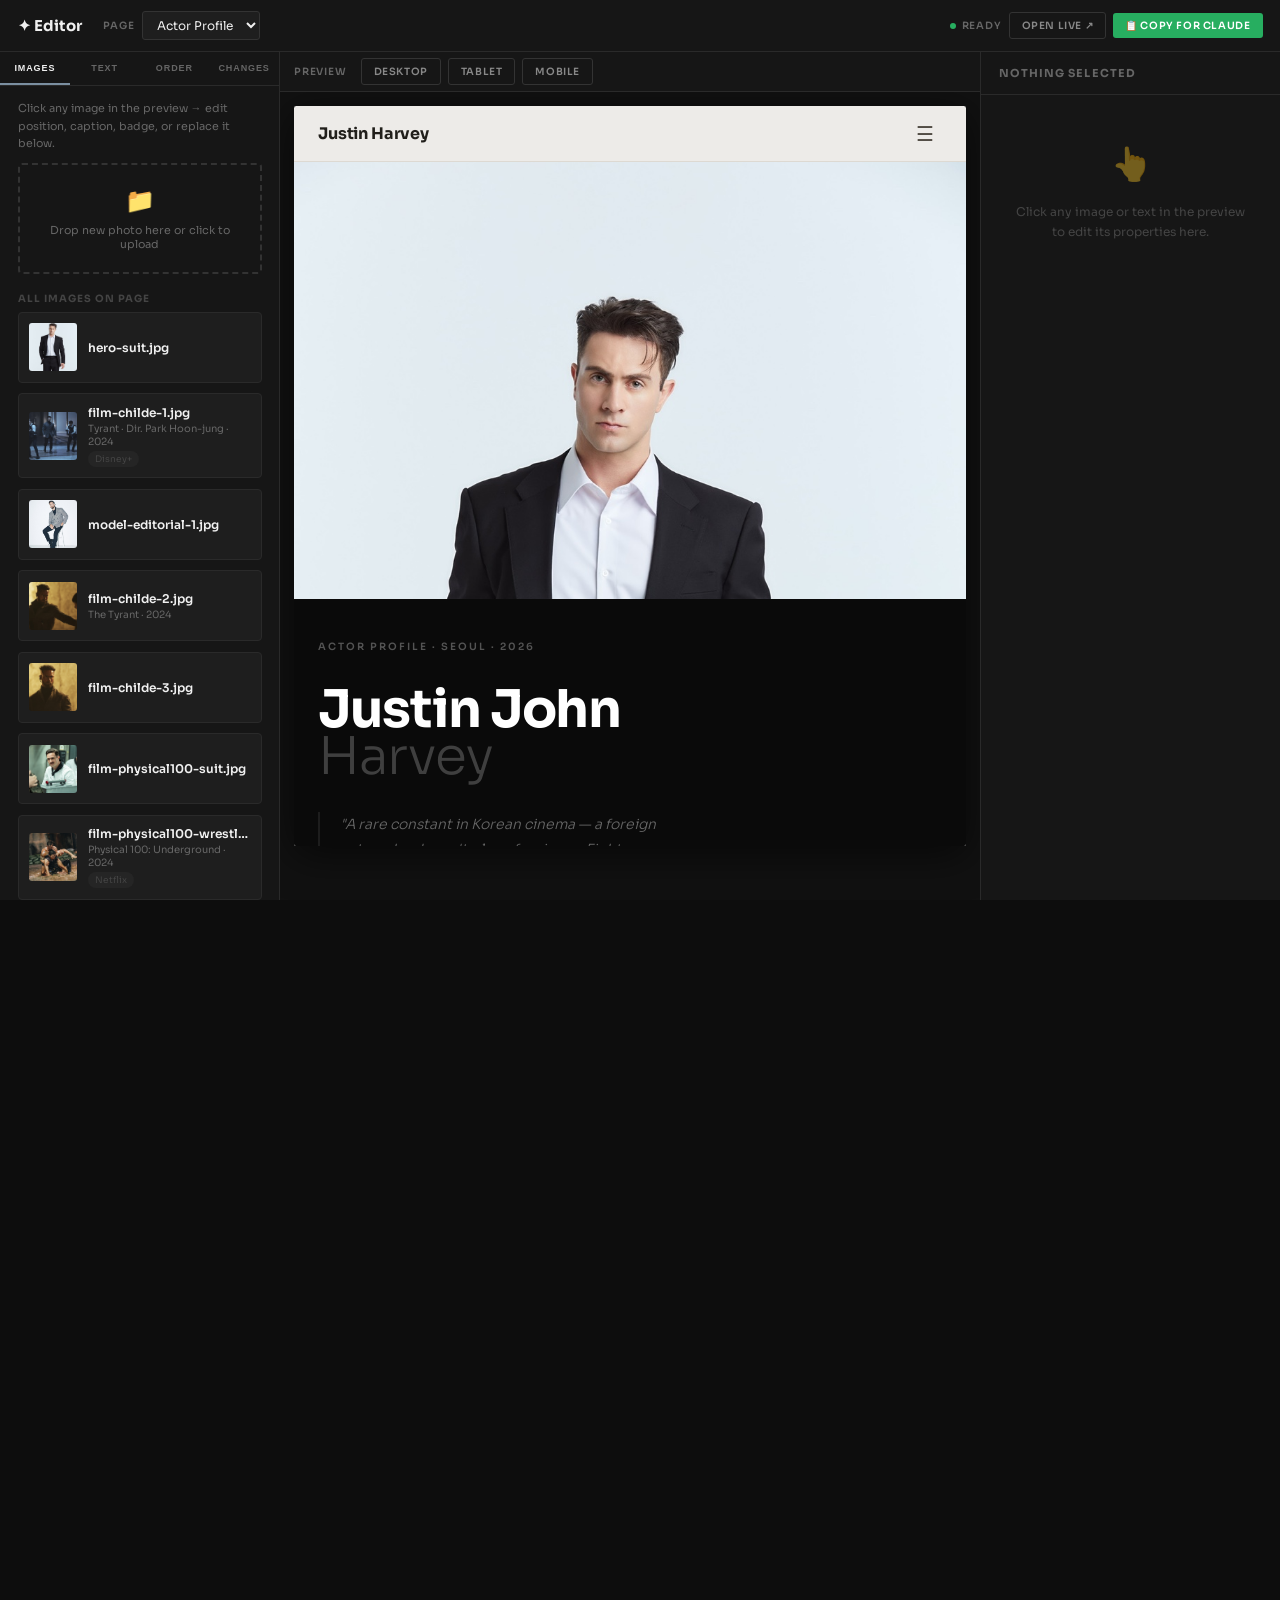
<file: editor.html>
<!DOCTYPE html>
<html lang="en">
<head>
<meta charset="UTF-8">
<meta name="viewport" content="width=device-width, initial-scale=1.0">
<title>Site Editor — Justin Harvey</title>
<link href="https://fonts.googleapis.com/css2?family=Sora:wght@300;400;500;600;700&display=swap" rel="stylesheet">
<style>
*,*::before,*::after{box-sizing:border-box;margin:0;padding:0}
:root{
  --bg:#0d0d0d;--surface:#161616;--surface2:#1e1e1e;--surface3:#252525;
  --border:#2a2a2a;--border2:#333;--text:#f0f0f0;--muted:#666;--dim:#444;
  --accent:#7B8FA1;--accent2:#5a6f82;--red:#c0392b;--green:#27ae60;--amber:#f39c12;
}
html,body{height:100%;font-family:'Sora',sans-serif;background:var(--bg);color:var(--text);font-size:14px;overflow:hidden}

/* LAYOUT */
.app{display:grid;grid-template-rows:52px 1fr;height:100vh}
.topbar{background:var(--surface);border-bottom:1px solid var(--border);display:flex;align-items:center;padding:0 1.25rem;gap:1rem}
.topbar-logo{font-size:15px;font-weight:700;margin-right:0.5rem}
.topbar-page{display:flex;align-items:center;gap:0.5rem}
.topbar-page label{font-size:10px;font-weight:600;letter-spacing:0.1em;text-transform:uppercase;color:var(--muted)}
.topbar-page select{background:var(--surface2);border:1px solid var(--border2);color:var(--text);font-family:'Sora',sans-serif;font-size:12px;padding:5px 10px;border-radius:3px;outline:none;cursor:pointer}
.topbar-right{margin-left:auto;display:flex;align-items:center;gap:0.5rem}
.status-pill{display:flex;align-items:center;gap:6px;font-size:10px;font-weight:600;letter-spacing:0.08em;text-transform:uppercase;color:var(--muted)}
.dot{width:6px;height:6px;border-radius:50%;background:var(--muted)}
.dot.green{background:var(--green)}
.dot.amber{background:var(--amber);animation:pulse 1s infinite}
.dot.red{background:var(--red)}
@keyframes pulse{0%,100%{opacity:1}50%{opacity:.3}}

.main{display:grid;grid-template-columns:280px 1fr 300px;height:100%}

/* LEFT PANEL — TOOLS */
.left{background:var(--surface);border-right:1px solid var(--border);display:flex;flex-direction:column;overflow:hidden}
.tool-tabs{display:grid;grid-template-columns:repeat(4,1fr);border-bottom:1px solid var(--border)}
.tool-tab{padding:0.75rem 0;font-size:9px;font-weight:700;letter-spacing:0.1em;text-transform:uppercase;color:var(--muted);text-align:center;cursor:pointer;border:none;background:none;border-bottom:2px solid transparent;transition:all .15s}
.tool-tab.active{color:var(--text);border-bottom-color:var(--accent)}
.tool-tab:hover:not(.active){color:#aaa}
.tool-panel{display:none;flex:1;overflow-y:auto;flex-direction:column}
.tool-panel.active{display:flex}

/* PREVIEW — CENTRE */
.preview-wrap{display:flex;flex-direction:column;background:#111;overflow:hidden}
.preview-bar{background:var(--surface);border-bottom:1px solid var(--border);padding:0 1rem;height:40px;display:flex;align-items:center;gap:0.5rem;flex-shrink:0}
.preview-bar span{font-size:10px;color:var(--muted);font-weight:600;letter-spacing:0.08em;text-transform:uppercase;margin-right:0.5rem}
.preview-viewport{flex:1;overflow:auto;display:flex;justify-content:center;padding:1rem;align-items:flex-start}
iframe#pv{border:none;background:#fff;border-radius:2px;box-shadow:0 8px 40px rgba(0,0,0,.6);transition:width .2s}

/* RIGHT PANEL — PROPERTIES */
.right{background:var(--surface);border-left:1px solid var(--border);display:flex;flex-direction:column;overflow:hidden}
.props-header{padding:1rem 1.25rem;border-bottom:1px solid var(--border);font-size:11px;font-weight:700;letter-spacing:0.1em;text-transform:uppercase;color:var(--muted)}
.props-body{flex:1;overflow-y:auto;padding:1rem 1.25rem}
.prop-group{margin-bottom:1.5rem}
.prop-group-label{font-size:9px;font-weight:700;letter-spacing:0.14em;text-transform:uppercase;color:var(--dim);margin-bottom:0.75rem;display:flex;align-items:center;gap:8px}
.prop-group-label::after{content:'';flex:1;height:1px;background:var(--border)}
.prop{margin-bottom:0.875rem}
.prop label{display:block;font-size:10px;font-weight:600;letter-spacing:0.08em;text-transform:uppercase;color:var(--muted);margin-bottom:5px}
.prop input,.prop textarea,.prop select{width:100%;background:var(--surface2);border:1px solid var(--border2);color:var(--text);font-family:'Sora',sans-serif;font-size:13px;padding:8px 10px;border-radius:3px;outline:none;transition:border-color .15s}
.prop input:focus,.prop textarea:focus,.prop select:focus{border-color:var(--accent)}
.prop textarea{resize:vertical;min-height:64px;line-height:1.5}
.prop-hint{font-size:10px;color:var(--dim);margin-top:4px;line-height:1.5}

/* SLIDERS */
.slider-row{display:grid;grid-template-columns:1fr 1fr;gap:8px}
.slider-item label{font-size:9px;color:var(--muted);display:block;margin-bottom:3px}
.slider-item{display:flex;flex-direction:column}
input[type=range]{accent-color:var(--accent);width:100%;margin:0}
.slider-val{font-size:11px;color:var(--accent);text-align:right;font-weight:600;margin-top:2px}

/* BUTTONS */
.btn{display:inline-flex;align-items:center;justify-content:center;gap:6px;padding:9px 16px;border-radius:3px;font-size:11px;font-weight:600;letter-spacing:0.06em;text-transform:uppercase;cursor:pointer;border:none;font-family:'Sora',sans-serif;transition:all .15s}
.btn-primary{background:var(--accent);color:#fff}
.btn-primary:hover{background:var(--accent2)}
.btn-danger{background:var(--red);color:#fff}
.btn-danger:hover{background:#a93226}
.btn-ghost{background:none;border:1px solid var(--border2);color:#888}
.btn-ghost:hover{border-color:#666;color:#ccc}
.btn-green{background:var(--green);color:#fff}
.btn-green:hover{background:#229955}
.btn-full{width:100%;margin-top:0.5rem}
.btn-sm{padding:6px 12px;font-size:10px}

/* ITEM CARDS — image list */
.img-card{background:var(--surface2);border:1px solid var(--border);border-radius:4px;margin-bottom:0.75rem;cursor:pointer;transition:border-color .15s;overflow:hidden}
.img-card:hover{border-color:var(--accent)}
.img-card.selected{border-color:var(--accent);box-shadow:0 0 0 1px var(--accent)}
.img-card-header{padding:0.75rem;display:flex;align-items:center;gap:0.75rem}
.img-thumb{width:48px;height:48px;object-fit:cover;border-radius:3px;flex-shrink:0}
.img-info{flex:1;min-width:0}
.img-name{font-size:12px;font-weight:600;color:var(--text);white-space:nowrap;overflow:hidden;text-overflow:ellipsis}
.img-caption{font-size:10px;color:var(--muted);margin-top:2px}
.img-badge{font-size:9px;padding:2px 7px;border-radius:10px;background:var(--surface3);color:var(--dim);margin-top:3px;display:inline-block}

/* TEXT BLOCKS */
.text-block{background:var(--surface2);border:1px solid var(--border);border-radius:4px;margin-bottom:0.75rem;cursor:pointer;transition:border-color .15s}
.text-block:hover{border-color:var(--accent)}
.text-block.selected{border-color:var(--accent)}
.text-block-header{padding:0.75rem;display:flex;align-items:center;gap:0.75rem}
.text-block-icon{width:32px;height:32px;background:var(--surface3);border-radius:3px;display:flex;align-items:center;justify-content:center;font-size:14px;flex-shrink:0}
.text-block-info{flex:1}
.text-block-type{font-size:10px;font-weight:700;letter-spacing:0.08em;text-transform:uppercase;color:var(--accent)}
.text-block-preview{font-size:11px;color:var(--muted);margin-top:2px;white-space:nowrap;overflow:hidden;text-overflow:ellipsis;max-width:200px}

/* DRAG-TO-REORDER */
.reorder-list{display:flex;flex-direction:column;gap:0.5rem;padding:1rem 1.25rem}
.reorder-item{background:var(--surface2);border:1px solid var(--border);border-radius:4px;padding:0.75rem 1rem;display:flex;align-items:center;gap:0.75rem;cursor:grab;user-select:none;transition:border-color .15s}
.reorder-item:hover{border-color:var(--accent)}
.reorder-item.dragging{opacity:.4;border-color:var(--accent);cursor:grabbing}
.reorder-item.drag-over{border-color:var(--accent);border-style:dashed}
.drag-handle{color:var(--dim);font-size:14px;cursor:grab}
.reorder-thumb{width:40px;height:40px;object-fit:cover;border-radius:3px;flex-shrink:0}
.reorder-info{flex:1;min-width:0}
.reorder-name{font-size:12px;font-weight:600;color:var(--text)}
.reorder-cap{font-size:10px;color:var(--muted);margin-top:1px}
.reorder-actions{display:flex;gap:4px}

/* SECTION DIVIDERS in left panel */
.panel-section{border-bottom:1px solid var(--border)}
.panel-section-header{padding:0.75rem 1.25rem;display:flex;align-items:center;justify-content:space-between;cursor:pointer}
.panel-section-header:hover{background:var(--surface2)}
.panel-section-title{font-size:10px;font-weight:700;letter-spacing:0.1em;text-transform:uppercase;color:#888}
.panel-section-body{padding:0 1.25rem 1rem}

/* EMPTY STATE */
.empty{padding:2rem 1.25rem;text-align:center;color:var(--dim);font-size:12px;line-height:1.7}
.empty-icon{font-size:32px;margin-bottom:0.75rem;opacity:.4}

/* BOTTOM BAR */
.bottom-bar{padding:0.875rem 1.25rem;border-top:1px solid var(--border);background:var(--surface);display:flex;gap:0.5rem;align-items:center;flex-shrink:0}
.bottom-bar .hint{font-size:10px;color:var(--dim);flex:1}

/* NOTIFICATIONS */
.notif{position:fixed;bottom:1.5rem;right:1.5rem;background:var(--surface3);border:1px solid var(--border2);border-radius:4px;padding:0.875rem 1.25rem;font-size:12px;font-weight:600;display:flex;align-items:center;gap:8px;z-index:999;opacity:0;transform:translateY(10px);transition:all .2s;pointer-events:none;max-width:320px}
.notif.show{opacity:1;transform:none}
.notif.ok{border-color:var(--green);color:var(--green)}
.notif.err{border-color:var(--red);color:var(--red)}
.notif.info{border-color:var(--accent);color:var(--accent)}

/* UPLOAD ZONE */
.upload-zone{border:2px dashed var(--border2);border-radius:4px;padding:1.5rem;text-align:center;cursor:pointer;transition:all .15s;margin-bottom:0.75rem}
.upload-zone:hover,.upload-zone.dragover{border-color:var(--accent);background:rgba(123,143,161,.05)}
.upload-zone p{font-size:11px;color:var(--muted);margin-top:0.5rem}
input[type=file]{display:none}

/* CHANGES SUMMARY */
.change-item{padding:0.5rem 0;border-bottom:1px solid var(--border);font-size:11px;color:var(--muted);display:flex;gap:0.5rem}
.change-item .change-type{color:var(--accent);font-weight:600;flex-shrink:0}
</style>
</head>
<body>
<div class="app">

  <!-- TOP BAR -->
  <div class="topbar">
    <span class="topbar-logo">✦ Editor</span>
    <div class="topbar-page">
      <label>Page</label>
      <select id="page-sel" onchange="loadPage(this.value)">
        <option value="actor.html">Actor Profile</option>
        <option value="mediakit.html">Media Kit</option>
        <option value="index.html">Homepage</option>
        <option value="contact.html">Contact</option>
      </select>
    </div>
    <div class="topbar-right">
      <div class="status-pill"><div class="dot" id="sdot"></div><span id="stxt">Ready</span></div>
      <button class="btn btn-ghost btn-sm" onclick="openLive()">Open live ↗</button>
      <button class="btn btn-green btn-sm" onclick="exportChanges()">📋 Copy for Claude</button>
    </div>
  </div>

  <div class="main">

    <!-- LEFT: TOOL PANELS -->
    <div class="left">
      <div class="tool-tabs">
        <button class="tool-tab active" onclick="switchTool('images')" id="ttab-images">Images</button>
        <button class="tool-tab" onclick="switchTool('text')" id="ttab-text">Text</button>
        <button class="tool-tab" onclick="switchTool('order')" id="ttab-order">Order</button>
        <button class="tool-tab" onclick="switchTool('changes')" id="ttab-changes">Changes</button>
      </div>

      <!-- IMAGES PANEL -->
      <div class="tool-panel active" id="tp-images">
        <div style="padding:1rem 1.25rem 0.5rem">
          <p style="font-size:11px;color:var(--muted);line-height:1.6;margin-bottom:0.75rem">Click any image in the preview → edit position, caption, badge, or replace it below.</p>
          <div class="upload-zone" onclick="document.getElementById('upload-input').click()" id="upload-zone">
            <div style="font-size:24px">📁</div>
            <p>Drop new photo here or click to upload</p>
          </div>
          <input type="file" id="upload-input" accept="image/*" onchange="handleUpload(this)">
        </div>
        <div style="padding:0 1.25rem 0.5rem;font-size:10px;font-weight:700;letter-spacing:0.1em;text-transform:uppercase;color:var(--dim)">All images on page</div>
        <div style="flex:1;overflow-y:auto;padding:0 1.25rem 1rem" id="img-list">
          <div class="empty"><div class="empty-icon">🖼</div>Loading images...</div>
        </div>
      </div>

      <!-- TEXT PANEL -->
      <div class="tool-panel" id="tp-text">
        <div style="padding:1rem 1.25rem 0.5rem">
          <p style="font-size:11px;color:var(--muted);line-height:1.6">Click any text in the preview to edit it, or select a block below.</p>
        </div>
        <div style="padding:0 1.25rem 0.5rem;font-size:10px;font-weight:700;letter-spacing:0.1em;text-transform:uppercase;color:var(--dim)">Editable text blocks</div>
        <div style="flex:1;overflow-y:auto;padding:0 1.25rem 1rem" id="text-list">
          <div class="empty"><div class="empty-icon">✏️</div>Loading text blocks...</div>
        </div>
      </div>

      <!-- ORDER PANEL -->
      <div class="tool-panel" id="tp-order">
        <div style="padding:1rem 1.25rem 0.5rem">
          <p style="font-size:11px;color:var(--muted);line-height:1.6;margin-bottom:0.5rem">Drag to reorder image sections on the page.</p>
          <p style="font-size:10px;color:var(--dim);line-height:1.5">⚠️ Reordering records a change — Claude will apply it permanently when you copy changes.</p>
        </div>
        <div id="reorder-list" class="reorder-list"></div>
      </div>

      <!-- CHANGES PANEL -->
      <div class="tool-panel" id="tp-changes">
        <div style="padding:1rem 1.25rem;display:flex;justify-content:space-between;align-items:center">
          <span style="font-size:11px;font-weight:600;color:var(--muted)">Recorded changes</span>
          <button class="btn btn-ghost btn-sm" onclick="changes=[];renderChanges();notify('Changes cleared','info')">Clear</button>
        </div>
        <div style="flex:1;overflow-y:auto;padding:0 1.25rem 1rem" id="changes-list">
          <div class="empty"><div class="empty-icon">📝</div>No changes yet.</div>
        </div>
      </div>
    </div>

    <!-- CENTRE: PREVIEW -->
    <div class="preview-wrap">
      <div class="preview-bar">
        <span>Preview</span>
        <button class="btn btn-ghost btn-sm" onclick="setPW('100%')">Desktop</button>
        <button class="btn btn-ghost btn-sm" onclick="setPW('768px')">Tablet</button>
        <button class="btn btn-ghost btn-sm" onclick="setPW('390px')">Mobile</button>
      </div>
      <div class="preview-viewport">
        <iframe id="pv" src="actor.html" style="width:100%;height:calc(100vh - 160px)"></iframe>
      </div>
    </div>

    <!-- RIGHT: PROPERTIES -->
    <div class="right">
      <div class="props-header" id="props-title">Nothing selected</div>
      <div class="props-body" id="props-body">
        <div class="empty">
          <div class="empty-icon">👆</div>
          Click any image or text in the preview to edit its properties here.
        </div>
      </div>
      <div class="bottom-bar">
        <span class="hint" id="bottom-hint">Select something to edit</span>
        <button class="btn btn-primary btn-sm" id="apply-btn" onclick="applyProps()" style="display:none">Apply</button>
        <button class="btn btn-danger btn-sm" id="remove-btn" onclick="removeSelected()" style="display:none">Remove</button>
      </div>
    </div>

  </div>
</div>

<!-- NOTIFICATION -->
<div class="notif" id="notif"></div>

<script>
// ─── STATE ───────────────────────────────────────────────
let currentPage = 'actor.html';
let selectedEl = null;
let selectedType = null; // 'image' | 'text' | 'caption' | 'badge'
let changes = [];
let dragSrc = null;

// ─── INIT ─────────────────────────────────────────────────
const pv = document.getElementById('pv');
pv.addEventListener('load', () => {
  setTimeout(() => {
    injectClickHandlers();
    buildImageList();
    buildTextList();
    buildReorderList();
  }, 600);
});

function loadPage(page) {
  currentPage = page;
  selectedEl = null;
  selectedType = null;
  showProps(null);
  pv.src = page;
  document.getElementById('page-sel').value = page;
}

function openLive() {
  window.open(currentPage, '_blank');
}

// ─── PREVIEW WIDTH ────────────────────────────────────────
function setPW(w) {
  pv.style.width = w;
  pv.style.maxWidth = w;
}

// ─── INJECT CLICK HANDLERS INTO IFRAME ───────────────────
function injectClickHandlers() {
  try {
    const doc = pv.contentDocument;
    // Images
    doc.querySelectorAll('img').forEach(img => {
      img.style.cursor = 'pointer';
      img.onclick = (e) => { e.stopPropagation(); selectImage(img); };
    });
    // Text elements
    const textSelectors = 'h1,h2,h3,h4,p,.cap,.bio,.press-q,.cover-name,.cover-quote,.cstat-n,.cstat-l,.ft2,.fs,.prc .prq,.prc .prs,.chip,.phv,.aud-n,.aud-l';
    doc.querySelectorAll(textSelectors).forEach(el => {
      el.style.cursor = 'text';
      el.onclick = (e) => { e.stopPropagation(); selectText(el); };
    });
    // Captions and badges
    doc.querySelectorAll('.cap,.badge').forEach(el => {
      el.style.cursor = 'pointer';
      el.onclick = (e) => { e.stopPropagation(); selectCaption(el); };
    });
    setStatus('green', 'Ready');
  } catch(e) {
    setStatus('amber', 'Cross-origin — click items directly');
  }
}

// ─── SELECT HANDLERS ─────────────────────────────────────
function selectImage(img) {
  clearSelection();
  selectedEl = img;
  selectedType = 'image';
  img.style.outline = '3px solid #7B8FA1';
  img.style.outlineOffset = '-3px';

  const src = img.getAttribute('src') || '';
  const filename = src.split('/').pop();
  const pos = img.style.objectPosition || '50% 20%';
  const parts = pos.split(' ');
  const x = parseInt(parts[0]) || 50;
  const y = parseInt(parts[1]) || 20;

  // Find caption
  const parent = img.parentElement;
  const capEl = parent?.querySelector('.cap');
  const badgeEl = parent?.querySelector('.badge');

  showProps('image', {
    filename, src, x, y,
    caption: capEl?.textContent || '',
    badge: badgeEl?.textContent || '',
    badgeClass: badgeEl?.className || ''
  });

  // Highlight in image list
  document.querySelectorAll('.img-card').forEach(c => c.classList.remove('selected'));
  document.querySelectorAll('.img-card').forEach(c => {
    if (c.dataset.file === filename) c.classList.add('selected');
  });

  switchTool('images');
}

function selectText(el) {
  clearSelection();
  selectedEl = el;
  selectedType = 'text';
  el.style.outline = '2px solid #f39c12';
  el.style.outlineOffset = '2px';

  const tag = el.tagName.toLowerCase();
  const classes = el.className;
  showProps('text', {
    tag, classes,
    content: el.innerHTML.replace(/<[^>]*>/g, ' ').replace(/\s+/g,' ').trim(),
    html: el.innerHTML
  });
  switchTool('text');
}

function selectCaption(el) {
  clearSelection();
  selectedEl = el;
  selectedType = 'caption';
  el.style.outline = '2px solid #e67e22';
  el.style.outlineOffset = '2px';
  showProps('caption', { content: el.textContent, isCaption: el.classList.contains('cap') });
}

function clearSelection() {
  try {
    if (selectedEl) {
      selectedEl.style.outline = '';
      selectedEl.style.outlineOffset = '';
    }
  } catch(e){}
  selectedEl = null;
  selectedType = null;
}

// ─── PROPERTIES PANEL ─────────────────────────────────────
function showProps(type, data) {
  const title = document.getElementById('props-title');
  const body = document.getElementById('props-body');
  const applyBtn = document.getElementById('apply-btn');
  const removeBtn = document.getElementById('remove-btn');

  if (!type) {
    title.textContent = 'Nothing selected';
    body.innerHTML = '<div class="empty"><div class="empty-icon">👆</div>Click any image or text in the preview.</div>';
    applyBtn.style.display = 'none';
    removeBtn.style.display = 'none';
    document.getElementById('bottom-hint').textContent = 'Select something to edit';
    return;
  }

  applyBtn.style.display = '';
  removeBtn.style.display = '';

  if (type === 'image') {
    title.textContent = `Image: ${data.filename}`;
    document.getElementById('bottom-hint').textContent = data.filename;

    // Badge options
    const badgeOptions = ['','bn','bd','bc','bk','fr2'].map(v => {
      const labels = {
        '': 'None', 'bn': 'Netflix', 'bd': 'Disney+', 'bc': 'Coupang Play',
        'bk': 'Cinema', 'fr2': 'Music Video'
      };
      const selected = data.badgeClass.includes(v) && v !== '' ? 'selected' : '';
      return `<option value="${v}" ${selected}>${labels[v]||v}</option>`;
    }).join('');

    body.innerHTML = `
      <div class="prop-group">
        <div class="prop-group-label">Position</div>
        <div class="prop">
          <label>Left ↔ Right (X)</label>
          <div class="slider-item">
            <input type="range" min="0" max="100" value="${data.x}" id="px" oninput="livePos()">
            <div class="slider-val" id="pxv">${data.x}%</div>
          </div>
        </div>
        <div class="prop">
          <label>Top ↕ Bottom (Y)</label>
          <div class="slider-item">
            <input type="range" min="0" max="100" value="${data.y}" id="py" oninput="livePos()">
            <div class="slider-val" id="pyv">${data.y}%</div>
          </div>
        </div>
        <div class="prop-hint">Lower Y = shows top of image. Higher Y = shows bottom.</div>
      </div>
      <div class="prop-group">
        <div class="prop-group-label">Caption & Label</div>
        <div class="prop">
          <label>Caption text</label>
          <input type="text" id="pcap" value="${data.caption}" placeholder="e.g. The Childe · 2023">
        </div>
        <div class="prop">
          <label>Badge / Platform</label>
          <select id="pbadge">${badgeOptions}</select>
        </div>
      </div>
      <div class="prop-group">
        <div class="prop-group-label">Replace photo</div>
        <div class="prop">
          <label>Swap with</label>
          <select id="pswap">
            <option value="">-- keep current --</option>
            ${getAllPhotoOptions(data.filename)}
          </select>
        </div>
      </div>
    `;
  } else if (type === 'text') {
    title.textContent = `Text: <${data.tag}>`;
    removeBtn.style.display = 'none';
    body.innerHTML = `
      <div class="prop-group">
        <div class="prop-group-label">Edit text</div>
        <div class="prop">
          <label>Content</label>
          <textarea id="tedit" rows="5">${data.content}</textarea>
          <div class="prop-hint">Plain text only. HTML tags will be stripped.</div>
        </div>
        <div class="prop">
          <label>Element type</label>
          <input type="text" value="${data.tag}.${data.classes.split(' ').filter(Boolean).join('.')}" readonly style="color:var(--dim)">
        </div>
      </div>
    `;
  } else if (type === 'caption') {
    title.textContent = data.isCaption ? 'Caption' : 'Badge';
    body.innerHTML = `
      <div class="prop-group">
        <div class="prop-group-label">Edit label</div>
        <div class="prop">
          <label>Text</label>
          <input type="text" id="cedit" value="${data.content}">
        </div>
      </div>
    `;
  }
}

// Live preview position while dragging slider
function livePos() {
  const x = document.getElementById('px')?.value;
  const y = document.getElementById('py')?.value;
  if (x !== undefined) document.getElementById('pxv').textContent = x + '%';
  if (y !== undefined) document.getElementById('pyv').textContent = y + '%';
  if (selectedEl && selectedType === 'image') {
    selectedEl.style.objectPosition = `${x}% ${y}%`;
  }
}

// Apply changes from props panel
function applyProps() {
  if (!selectedEl) return;

  if (selectedType === 'image') {
    const x = document.getElementById('px')?.value || 50;
    const y = document.getElementById('py')?.value || 20;
    const cap = document.getElementById('pcap')?.value || '';
    const badgeVal = document.getElementById('pbadge')?.value || '';
    const swap = document.getElementById('pswap')?.value || '';
    const filename = selectedEl.getAttribute('src').split('/').pop();

    // Apply position
    selectedEl.style.objectPosition = `${x}% ${y}%`;

    // Update caption in iframe
    const parent = selectedEl.parentElement;
    const capEl = parent?.querySelector('.cap');
    if (capEl && cap) capEl.textContent = cap;

    // Update badge
    const badgeEl = parent?.querySelector('.badge');
    if (badgeEl && badgeVal) {
      const badgeLabels = {'bn':'Netflix','bd':'Disney+','bc':'Coupang Play','bk':'Cinema','fr2':'Music Video'};
      badgeEl.textContent = badgeLabels[badgeVal] || '';
      badgeEl.className = 'badge ' + badgeVal;
    }

    // Swap photo
    if (swap) {
      selectedEl.setAttribute('src', swap);
      changes.push({type:'swap', from: filename, to: swap.split('/').pop()});
      notify(`Swapped: ${filename} → ${swap.split('/').pop()}`, 'ok');
    }

    changes.push({type:'img-pos', file: filename, x, y, caption: cap});
    notify(`Applied: ${filename} → ${x}% ${y}%`, 'ok');
    renderChanges();

  } else if (selectedType === 'text') {
    const newText = document.getElementById('tedit')?.value || '';
    const tag = selectedEl.tagName.toLowerCase();
    const preview = newText.substring(0, 40);
    selectedEl.textContent = newText;
    changes.push({type:'text', tag, classes: selectedEl.className, content: newText});
    notify('Text updated in preview', 'ok');
    renderChanges();

  } else if (selectedType === 'caption') {
    const newText = document.getElementById('cedit')?.value || '';
    selectedEl.textContent = newText;
    const parent = selectedEl.closest('[class*="col"],[class*="pf"]');
    const img = parent?.querySelector('img');
    const filename = img?.getAttribute('src')?.split('/').pop() || 'unknown';
    changes.push({type:'caption', file: filename, text: newText});
    notify('Caption updated', 'ok');
    renderChanges();
  }
}

// Remove selected element
function removeSelected() {
  if (!selectedEl) return;
  if (!confirm('Remove this element from the preview? (This is a preview only — confirm with Claude to apply permanently)')) return;

  const filename = selectedEl.getAttribute('src')?.split('/').pop() || 'element';
  const parent = selectedEl.closest('.col,.pf,.pq');

  if (parent) {
    const grandParent = parent.parentElement;
    if (grandParent) {
      parent.remove();
      changes.push({type:'remove', file: filename, description: `Remove ${filename} from page`});
      notify(`Removed from preview: ${filename}`, 'info');
      renderChanges();
      buildImageList();
      buildReorderList();
      showProps(null);
    }
  }
}

// ─── IMAGE LIST ────────────────────────────────────────────
function buildImageList() {
  const list = document.getElementById('img-list');
  try {
    const doc = pv.contentDocument;
    const imgs = [...doc.querySelectorAll('img')];
    if (!imgs.length) { list.innerHTML = '<div class="empty"><div class="empty-icon">🖼</div>No images found</div>'; return; }

    list.innerHTML = imgs.map((img, i) => {
      const src = img.getAttribute('src') || '';
      const filename = src.split('/').pop();
      const pos = img.style.objectPosition || '50% 20%';
      const parent = img.parentElement;
      const cap = parent?.querySelector('.cap')?.textContent || '';
      const badge = parent?.querySelector('.badge')?.textContent || '';
      return `<div class="img-card" data-file="${filename}" data-idx="${i}" onclick="selectImageByIdx(${i})">
        <div class="img-card-header">
          <img src="${src}" class="img-thumb" onerror="this.style.background='#333';this.src=''">
          <div class="img-info">
            <div class="img-name">${filename}</div>
            ${cap ? `<div class="img-caption">${cap}</div>` : ''}
            ${badge ? `<span class="img-badge">${badge}</span>` : ''}
          </div>
        </div>
      </div>`;
    }).join('');
  } catch(e) {
    list.innerHTML = '<div class="empty"><div class="empty-icon">🖼</div>Could not load images</div>';
  }
}

function selectImageByIdx(idx) {
  try {
    const imgs = [...pv.contentDocument.querySelectorAll('img')];
    if (imgs[idx]) selectImage(imgs[idx]);
  } catch(e){}
}

// ─── TEXT LIST ─────────────────────────────────────────────
function buildTextList() {
  const list = document.getElementById('text-list');
  try {
    const doc = pv.contentDocument;
    const blocks = [
      { sel: '.cover-name', label: 'Cover name', icon: 'H' },
      { sel: '.cover-quote', label: 'Cover quote', icon: '"' },
      { sel: 'h2', label: 'Section headings', icon: 'H2', multiple: true },
      { sel: 'p', label: 'Body paragraphs', icon: '¶', multiple: true },
      { sel: '.cap', label: 'Photo captions', icon: '🏷', multiple: true },
      { sel: '.press-q', label: 'Press quotes', icon: '"', multiple: true },
      { sel: '.press-src,.prs', label: 'Press sources', icon: '📰', multiple: true },
      { sel: '.chip', label: 'Skills chips', icon: '●', multiple: true },
      { sel: '.cstat-n', label: 'Cover stats', icon: '#', multiple: true },
      { sel: '.film-title,.ft2', label: 'Film titles', icon: '🎬', multiple: true },
    ];

    let html = '';
    blocks.forEach(b => {
      const els = [...doc.querySelectorAll(b.sel)];
      if (!els.length) return;
      if (b.multiple) {
        els.forEach((el, i) => {
          const preview = el.textContent.trim().substring(0, 50);
          if (!preview) return;
          html += `<div class="text-block" onclick="selectTextFromList('${b.sel}', ${i})">
            <div class="text-block-header">
              <div class="text-block-icon">${b.icon}</div>
              <div class="text-block-info">
                <div class="text-block-type">${b.label}</div>
                <div class="text-block-preview">${preview}</div>
              </div>
            </div>
          </div>`;
        });
      } else {
        const el = els[0];
        const preview = el.textContent.trim().substring(0, 50);
        html += `<div class="text-block" onclick="selectTextFromList('${b.sel}', 0)">
          <div class="text-block-header">
            <div class="text-block-icon">${b.icon}</div>
            <div class="text-block-info">
              <div class="text-block-type">${b.label}</div>
              <div class="text-block-preview">${preview}</div>
            </div>
          </div>
        </div>`;
      }
    });
    list.innerHTML = html || '<div class="empty">No editable text found</div>';
  } catch(e) {
    list.innerHTML = '<div class="empty">Could not load text blocks</div>';
  }
}

function selectTextFromList(sel, idx) {
  try {
    const els = [...pv.contentDocument.querySelectorAll(sel)];
    if (els[idx]) {
      selectText(els[idx]);
      els[idx].scrollIntoView({behavior:'smooth', block:'center'});
      switchTool('text');
    }
  } catch(e){}
}

// ─── REORDER ──────────────────────────────────────────────
function buildReorderList() {
  const list = document.getElementById('reorder-list');
  try {
    const doc = pv.contentDocument;

    // Grab every <img> in DOM order — no filter
    const allImgs = [...doc.querySelectorAll('img')];
    if (!allImgs.length) {
      list.innerHTML = '<div class="empty" style="padding:1rem">No images found</div>';
      return;
    }

    // Store the parent containers (the immediate moveable block) for each img
    // We move the outermost section-level parent: .pf, .pg2, .pg3, .pgwp, .pq, .col, .cover-img, .split-img, .ts, .tsec, or the img's own parentElement
    function getSectionEl(img) {
      const candidates = ['.pf','.pg2','.pg3','.pgwp','.pq','.col','.cover-img','.spl-img','.split-img'];
      for (const sel of candidates) {
        const el = img.closest(sel);
        if (el) return el;
      }
      return img.parentElement;
    }

    window._reorderImgs = allImgs;
    window._reorderSections = allImgs.map(getSectionEl);

    list.innerHTML = allImgs.map((img, i) => {
      const src = img.getAttribute('src') || '';
      const filename = src.split('/').pop();
      const parent = getSectionEl(img);
      const cap = parent?.querySelector('.cap')?.textContent || img.alt || '';
      const badge = parent?.querySelector('.badge')?.textContent || '';
      return `<div class="reorder-item" draggable="true" data-idx="${i}" id="ri-${i}"
          ondragstart="dragStart(event,${i})" ondragover="dragOver(event,${i})"
          ondrop="dragDrop(event,${i})" ondragleave="dragLeave(event,${i})">
        <span class="drag-handle" style="font-size:18px;color:#555;flex-shrink:0;line-height:1">⠿</span>
        <img src="${src}" class="reorder-thumb" onerror="this.style.background='#333';this.src=''">
        <div class="reorder-info">
          <div class="reorder-name" style="font-size:11px">${filename}</div>
          <div class="reorder-cap">${cap}${badge ? ' · ' + badge : ''}</div>
        </div>
        <span style="font-size:10px;color:#444;flex-shrink:0">#${i+1}</span>
      </div>`;
    }).join('');

  } catch(e) {
    list.innerHTML = '<div class="empty" style="padding:1rem">Could not load — ' + e.message + '</div>';
  }
}

let dragIdx = null;
function dragStart(e, idx) {
  dragIdx = idx;
  e.currentTarget.classList.add('dragging');
  e.dataTransfer.effectAllowed = 'move';
}
function dragOver(e, idx) {
  e.preventDefault();
  e.dataTransfer.dropEffect = 'move';
  document.querySelectorAll('.reorder-item').forEach(i => i.classList.remove('drag-over'));
  document.getElementById('ri-' + idx)?.classList.add('drag-over');
}
function dragLeave(e, idx) {
  document.getElementById('ri-' + idx)?.classList.remove('drag-over');
}
function dragDrop(e, toIdx) {
  e.preventDefault();
  document.querySelectorAll('.reorder-item').forEach(i => { i.classList.remove('dragging'); i.classList.remove('drag-over'); });
  if (dragIdx === null || dragIdx === toIdx) return;

  try {
    const secs = window._reorderSections;
    const from = secs[dragIdx];
    const to = secs[toIdx];

    if (!from || !to || from === to) return;

    // If they share the same parent we can move directly
    if (from.parentElement === to.parentElement) {
      const parent = from.parentElement;
      if (toIdx > dragIdx) {
        parent.insertBefore(from, to.nextSibling);
      } else {
        parent.insertBefore(from, to);
      }
    } else {
      // Different parents — swap the whole parent sections instead
      const fromParent = from.closest('.pf,.pg2,.pg3,.pgwp,.pq,.ts,.tsec') || from.parentElement;
      const toParent = to.closest('.pf,.pg2,.pg3,.pgwp,.pq,.ts,.tsec') || to.parentElement;
      if (fromParent && toParent && fromParent.parentElement === toParent.parentElement) {
        const parent = fromParent.parentElement;
        if (toIdx > dragIdx) {
          parent.insertBefore(fromParent, toParent.nextSibling);
        } else {
          parent.insertBefore(fromParent, toParent);
        }
      }
    }

    const fromFile = window._reorderImgs[dragIdx]?.getAttribute('src')?.split('/').pop() || `img-${dragIdx}`;
    const toFile = window._reorderImgs[toIdx]?.getAttribute('src')?.split('/').pop() || `img-${toIdx}`;
    changes.push({type:'reorder', fromFile, toFile, fromIdx: dragIdx, toIdx,
      description: `Move "${fromFile}" from position ${dragIdx+1} to position ${toIdx+1}`});
    notify(`Moved #${dragIdx+1} → position ${toIdx+1}`, 'info');
    renderChanges();
    setTimeout(buildReorderList, 100);
  } catch(e2) {
    notify('Reorder failed: ' + e2.message, 'err');
  }
  dragIdx = null;
}

// ─── UPLOAD ────────────────────────────────────────────────
function handleUpload(input) {
  const file = input.files[0];
  if (!file) return;
  const reader = new FileReader();
  reader.onload = e => {
    const dataUrl = e.target.result;
    changes.push({type:'upload', filename: file.name, dataUrl, note: 'New photo uploaded — Claude will add it to assets'});
    notify(`Uploaded: ${file.name} — apply changes to add it to the site`, 'info');
    renderChanges();
    // Show it in the swap dropdown
    const sel = document.getElementById('pswap');
    if (sel) {
      const opt = document.createElement('option');
      opt.value = `assets/${file.name}`;
      opt.textContent = `${file.name} (just uploaded)`;
      sel.prepend(opt);
    }
  };
  reader.readAsDataURL(file);
}

// Drag onto upload zone
const uz = document.getElementById('upload-zone');
uz.addEventListener('dragover', e => { e.preventDefault(); uz.classList.add('dragover'); });
uz.addEventListener('dragleave', () => uz.classList.remove('dragover'));
uz.addEventListener('drop', e => {
  e.preventDefault(); uz.classList.remove('dragover');
  const file = e.dataTransfer.files[0];
  if (file && file.type.startsWith('image/')) {
    document.getElementById('upload-input').files = e.dataTransfer.files;
    handleUpload(document.getElementById('upload-input'));
  }
});

// ─── CHANGES ──────────────────────────────────────────────
function renderChanges() {
  const list = document.getElementById('changes-list');
  const tab = document.getElementById('ttab-changes');
  tab.textContent = changes.length ? `Changes (${changes.length})` : 'Changes';

  if (!changes.length) {
    list.innerHTML = '<div class="empty"><div class="empty-icon">📝</div>No changes yet.</div>';
    return;
  }
  list.innerHTML = changes.map((c, i) => {
    let desc = '';
    if (c.type === 'img-pos') desc = `${c.file} → ${c.x}% ${c.y}%${c.caption ? `, caption: "${c.caption}"` : ''}`;
    else if (c.type === 'swap') desc = `Replace ${c.from} with ${c.to}`;
    else if (c.type === 'text') desc = `Text update: "${c.content.substring(0,40)}..."`;
    else if (c.type === 'caption') desc = `Caption on ${c.file}: "${c.text}"`;
    else if (c.type === 'remove') desc = c.description;
    else if (c.type === 'reorder') desc = `Move ${c.from} (pos ${c.fromIdx}) → pos ${c.toIdx}`;
    else if (c.type === 'upload') desc = `New photo: ${c.filename}`;
    else desc = JSON.stringify(c).substring(0, 60);
    return `<div class="change-item">
      <span class="change-type">${c.type}</span>
      <span>${desc}</span>
    </div>`;
  }).join('');
}

function exportChanges() {
  if (!changes.length) { notify('No changes to copy', 'info'); return; }
  const msg = `Please apply these changes to ${currentPage}:\n\n` +
    changes.map((c, i) => {
      if (c.type === 'img-pos') return `${i+1}. Photo "${c.file}": position ${c.x}% ${c.y}%${c.caption ? `, caption: "${c.caption}"` : ''}`;
      if (c.type === 'swap') return `${i+1}. Replace ${c.from} with ${c.to}`;
      if (c.type === 'text') return `${i+1}. Text change — ${c.tag}.${c.classes}: "${c.content}"`;
      if (c.type === 'caption') return `${i+1}. Caption on ${c.file}: "${c.text}"`;
      if (c.type === 'remove') return `${i+1}. ${c.description}`;
      if (c.type === 'reorder') return `${i+1}. ${c.description || 'Reorder: ' + c.fromFile + ' to position ' + (c.toIdx+1)}`;
      if (c.type === 'upload') return `${i+1}. New photo uploaded: ${c.filename} — add to assets folder`;
      return `${i+1}. ${JSON.stringify(c)}`;
    }).join('\n');

  navigator.clipboard.writeText(msg)
    .then(() => notify(`${changes.length} change${changes.length>1?'s':''} copied — paste into Claude`, 'ok'))
    .catch(() => { prompt('Copy this:', msg); });
}

// ─── HELPERS ──────────────────────────────────────────────
function switchTool(name) {
  document.querySelectorAll('.tool-tab').forEach(t => t.classList.remove('active'));
  document.querySelectorAll('.tool-panel').forEach(p => p.classList.remove('active'));
  document.getElementById('ttab-' + name).classList.add('active');
  document.getElementById('tp-' + name).classList.add('active');
}

function setStatus(state, msg) {
  const dot = document.getElementById('sdot');
  dot.className = 'dot';
  if (state === 'green') dot.classList.add('green');
  else if (state === 'amber') dot.classList.add('amber');
  else if (state === 'red') dot.classList.add('red');
  document.getElementById('stxt').textContent = msg;
}

function notify(msg, type='ok') {
  const el = document.getElementById('notif');
  el.textContent = msg;
  el.className = `notif ${type} show`;
  clearTimeout(el._t);
  el._t = setTimeout(() => el.classList.remove('show'), 3500);
}

function getAllPhotoOptions(current) {
  const photos = [
    'hero-main.jpg','hero-suit.jpg','model-bw-face1.jpg','model-bw-face2.jpg',
    'model-bw-face3.jpg','model-editorial-1.jpg','model-editorial-2.jpg',
    'model-editorial-3.jpg','model-suit-white.jpg','model-knit-beige.jpg',
    'film-childe-1.jpg','film-childe-2.jpg','film-childe-3.jpg','film-childe-4.jpg',
    'film-physical100-suit.jpg','film-physical100-sculpture.jpg',
    'film-physical100-wrestle.jpg','film-physical100-running.jpg',
    'film-firstnight-1.jpg','film-newtopia.jpg','film-witch2-2.jpg',
    'editorial-chair-dark.jpg','lifestyle-gym-eating.jpg',
    'proj-exercise.jpg','proj-timetorun.jpg','proj-freedom.jpg',
    'photo-red.jpg','photo-crop.png'
  ];
  return photos
    .filter(p => p !== current)
    .map(p => `<option value="assets/${p}">${p}</option>`)
    .join('');
}
</script>
</body>
</html>
</file>
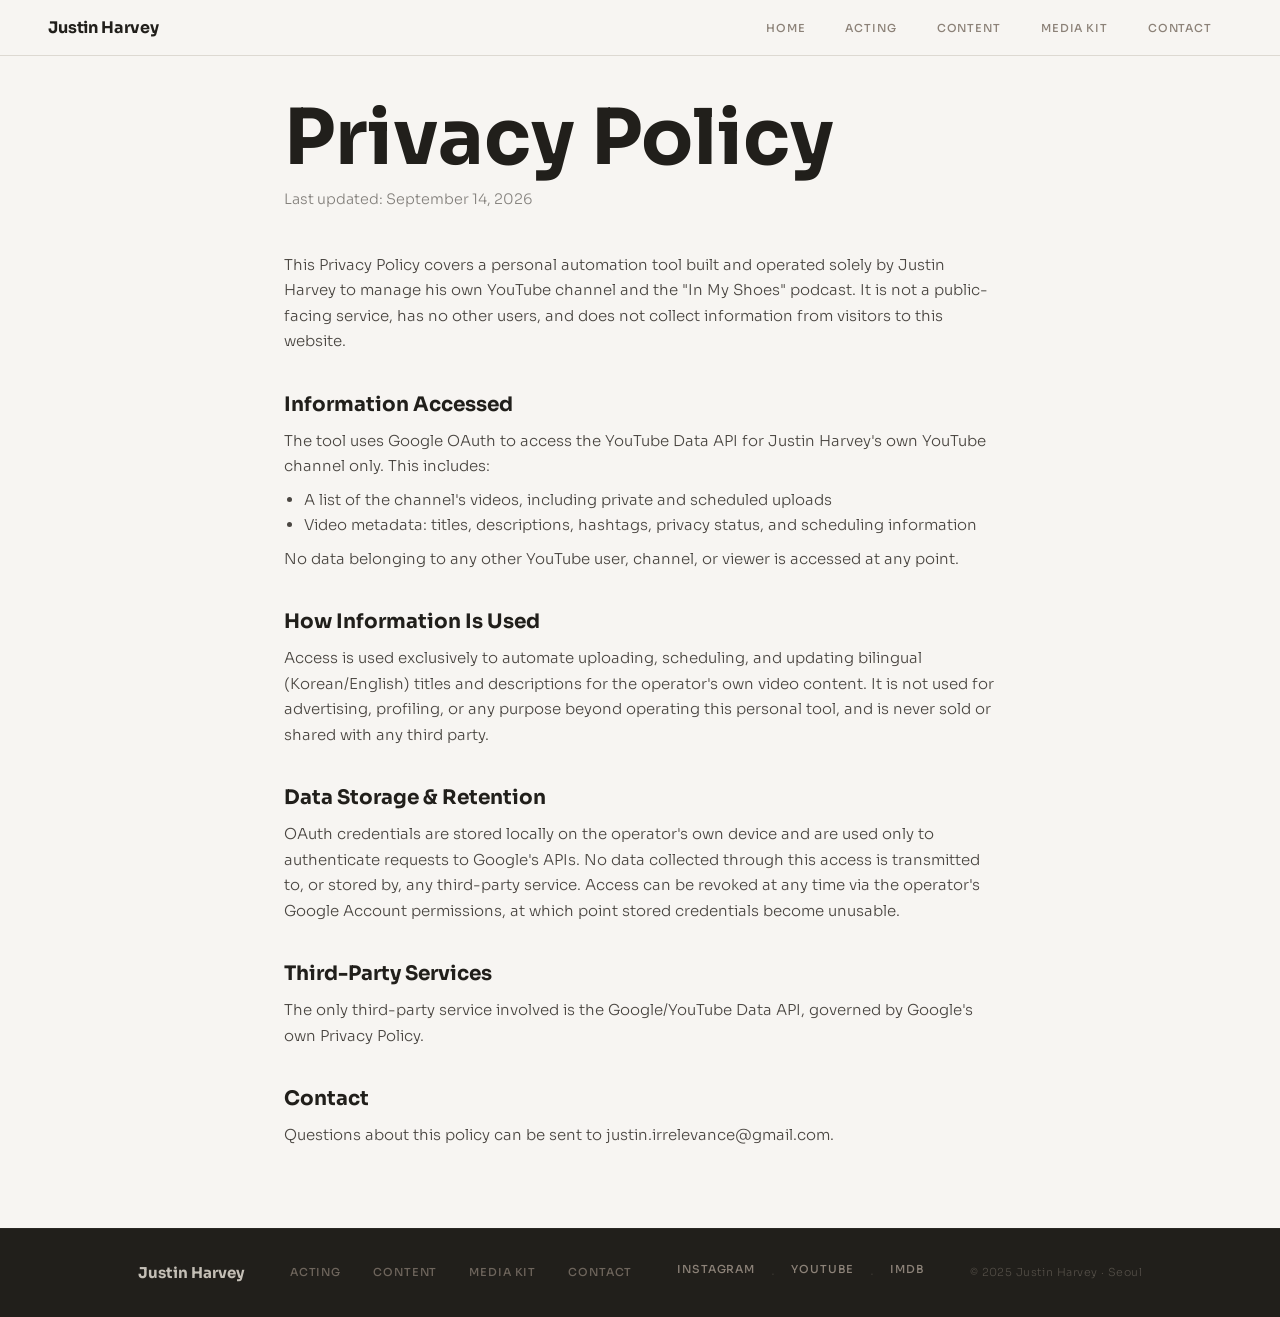
<file: privacy.html>
<!DOCTYPE html>
<html lang="en">
<head>
<meta charset="UTF-8">
<meta name="viewport" content="width=device-width, initial-scale=1.0">
<title>Privacy Policy — Justin Harvey</title>
<link rel="stylesheet" href="style.css">
<link href="https://fonts.googleapis.com/css2?family=Sora:wght@300;400;500;600;700&family=DM+Sans:wght@300;400;500;600;700&display=swap" rel="stylesheet">
<style>
  .legal-wrap{max-width:760px;margin:0 auto;padding:6rem 1.5rem 5rem}
  .legal-wrap h1{margin-bottom:.5rem}
  .legal-updated{opacity:.6;font-size:.9rem;margin-bottom:2.5rem}
  .legal-wrap h2{margin-top:2.5rem;margin-bottom:.75rem;font-size:1.25rem}
  .legal-wrap p, .legal-wrap li{line-height:1.7;opacity:.9}
  .legal-wrap ul{margin:.5rem 0 .5rem 1.25rem}
</style>
</head>
<body>
<nav id="nav">
  <a href="index.html" class="nav-logo">Justin Harvey</a>
  <ul class="nav-links">
    <li><a href="index.html">Home</a></li>
    <li><a href="acting.html">Acting</a></li>
    <li><a href="content.html">Content</a></li>
    <li><a href="mediakit.html">Media Kit</a></li>
    <li><a href="contact.html">Contact</a></li>
  </ul>
  <button class="nav-burger" onclick="toggleMenu()">☰</button>
</nav>
<div class="mobile-menu" id="mobileMenu">
  <a href="index.html">Home</a>
  <a href="acting.html">Acting</a>
  <a href="content.html">Content</a>
  <a href="mediakit.html">Media Kit</a>
  <a href="contact.html">Contact</a>
</div>

<div class="legal-wrap">
  <h1>Privacy Policy</h1>
  <div class="legal-updated">Last updated: September 14, 2026</div>

  <p>This Privacy Policy covers a personal automation tool built and operated solely by Justin Harvey to manage his own YouTube channel and the "In My Shoes" podcast. It is not a public-facing service, has no other users, and does not collect information from visitors to this website.</p>

  <h2>Information Accessed</h2>
  <p>The tool uses Google OAuth to access the YouTube Data API for Justin Harvey's own YouTube channel only. This includes:</p>
  <ul>
    <li>A list of the channel's videos, including private and scheduled uploads</li>
    <li>Video metadata: titles, descriptions, hashtags, privacy status, and scheduling information</li>
  </ul>
  <p>No data belonging to any other YouTube user, channel, or viewer is accessed at any point.</p>

  <h2>How Information Is Used</h2>
  <p>Access is used exclusively to automate uploading, scheduling, and updating bilingual (Korean/English) titles and descriptions for the operator's own video content. It is not used for advertising, profiling, or any purpose beyond operating this personal tool, and is never sold or shared with any third party.</p>

  <h2>Data Storage &amp; Retention</h2>
  <p>OAuth credentials are stored locally on the operator's own device and are used only to authenticate requests to Google's APIs. No data collected through this access is transmitted to, or stored by, any third-party service. Access can be revoked at any time via the operator's Google Account permissions, at which point stored credentials become unusable.</p>

  <h2>Third-Party Services</h2>
  <p>The only third-party service involved is the Google/YouTube Data API, governed by <a href="https://policies.google.com/privacy" target="_blank">Google's own Privacy Policy</a>.</p>

  <h2>Contact</h2>
  <p>Questions about this policy can be sent to <a href="mailto:justin.irrelevance@gmail.com">justin.irrelevance@gmail.com</a>.</p>
</div>

<footer>
  <div class="page-wrap footer-inner">
    <div class="footer-logo">Justin Harvey</div>
    <div class="footer-links">
      <a href="acting.html">Acting</a>
      <a href="content.html">Content</a>
      <a href="mediakit.html">Media Kit</a>
      <a href="contact.html">Contact</a>
    </div>
    <div class="footer-social"><a href="https://www.instagram.com/justin.irrelevance/" target="_blank">Instagram</a> · <a href="https://www.youtube.com/@Justin.irrelevance" target="_blank">YouTube</a> · <a href="https://www.imdb.com/name/nm14684840/" target="_blank">IMDb</a></div>
    <div class="footer-copy">© 2025 Justin Harvey · Seoul</div>
  </div>
</footer>
<script src="main.js"></script>
</body>
</html>
</file>
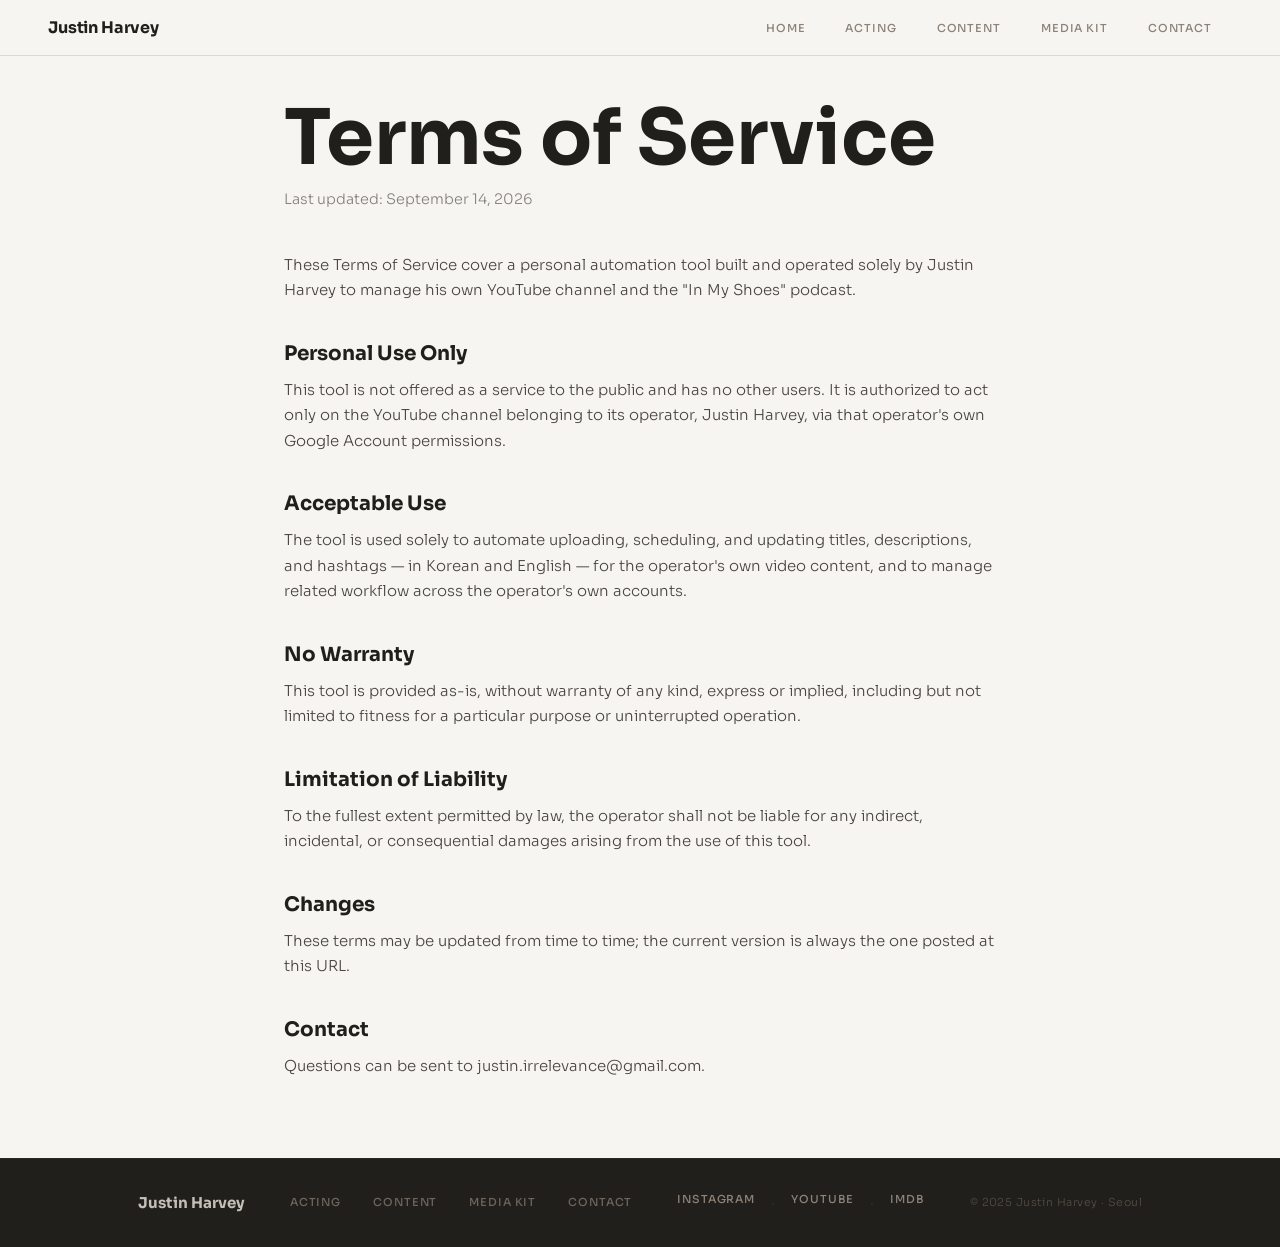
<file: terms.html>
<!DOCTYPE html>
<html lang="en">
<head>
<meta charset="UTF-8">
<meta name="viewport" content="width=device-width, initial-scale=1.0">
<title>Terms of Service — Justin Harvey</title>
<link rel="stylesheet" href="style.css">
<link href="https://fonts.googleapis.com/css2?family=Sora:wght@300;400;500;600;700&family=DM+Sans:wght@300;400;500;600;700&display=swap" rel="stylesheet">
<style>
  .legal-wrap{max-width:760px;margin:0 auto;padding:6rem 1.5rem 5rem}
  .legal-wrap h1{margin-bottom:.5rem}
  .legal-updated{opacity:.6;font-size:.9rem;margin-bottom:2.5rem}
  .legal-wrap h2{margin-top:2.5rem;margin-bottom:.75rem;font-size:1.25rem}
  .legal-wrap p, .legal-wrap li{line-height:1.7;opacity:.9}
  .legal-wrap ul{margin:.5rem 0 .5rem 1.25rem}
</style>
</head>
<body>
<nav id="nav">
  <a href="index.html" class="nav-logo">Justin Harvey</a>
  <ul class="nav-links">
    <li><a href="index.html">Home</a></li>
    <li><a href="acting.html">Acting</a></li>
    <li><a href="content.html">Content</a></li>
    <li><a href="mediakit.html">Media Kit</a></li>
    <li><a href="contact.html">Contact</a></li>
  </ul>
  <button class="nav-burger" onclick="toggleMenu()">☰</button>
</nav>
<div class="mobile-menu" id="mobileMenu">
  <a href="index.html">Home</a>
  <a href="acting.html">Acting</a>
  <a href="content.html">Content</a>
  <a href="mediakit.html">Media Kit</a>
  <a href="contact.html">Contact</a>
</div>

<div class="legal-wrap">
  <h1>Terms of Service</h1>
  <div class="legal-updated">Last updated: September 14, 2026</div>

  <p>These Terms of Service cover a personal automation tool built and operated solely by Justin Harvey to manage his own YouTube channel and the "In My Shoes" podcast.</p>

  <h2>Personal Use Only</h2>
  <p>This tool is not offered as a service to the public and has no other users. It is authorized to act only on the YouTube channel belonging to its operator, Justin Harvey, via that operator's own Google Account permissions.</p>

  <h2>Acceptable Use</h2>
  <p>The tool is used solely to automate uploading, scheduling, and updating titles, descriptions, and hashtags — in Korean and English — for the operator's own video content, and to manage related workflow across the operator's own accounts.</p>

  <h2>No Warranty</h2>
  <p>This tool is provided as-is, without warranty of any kind, express or implied, including but not limited to fitness for a particular purpose or uninterrupted operation.</p>

  <h2>Limitation of Liability</h2>
  <p>To the fullest extent permitted by law, the operator shall not be liable for any indirect, incidental, or consequential damages arising from the use of this tool.</p>

  <h2>Changes</h2>
  <p>These terms may be updated from time to time; the current version is always the one posted at this URL.</p>

  <h2>Contact</h2>
  <p>Questions can be sent to <a href="mailto:justin.irrelevance@gmail.com">justin.irrelevance@gmail.com</a>.</p>
</div>

<footer>
  <div class="page-wrap footer-inner">
    <div class="footer-logo">Justin Harvey</div>
    <div class="footer-links">
      <a href="acting.html">Acting</a>
      <a href="content.html">Content</a>
      <a href="mediakit.html">Media Kit</a>
      <a href="contact.html">Contact</a>
    </div>
    <div class="footer-social"><a href="https://www.instagram.com/justin.irrelevance/" target="_blank">Instagram</a> · <a href="https://www.youtube.com/@Justin.irrelevance" target="_blank">YouTube</a> · <a href="https://www.imdb.com/name/nm14684840/" target="_blank">IMDb</a></div>
    <div class="footer-copy">© 2025 Justin Harvey · Seoul</div>
  </div>
</footer>
<script src="main.js"></script>
</body>
</html>
</file>
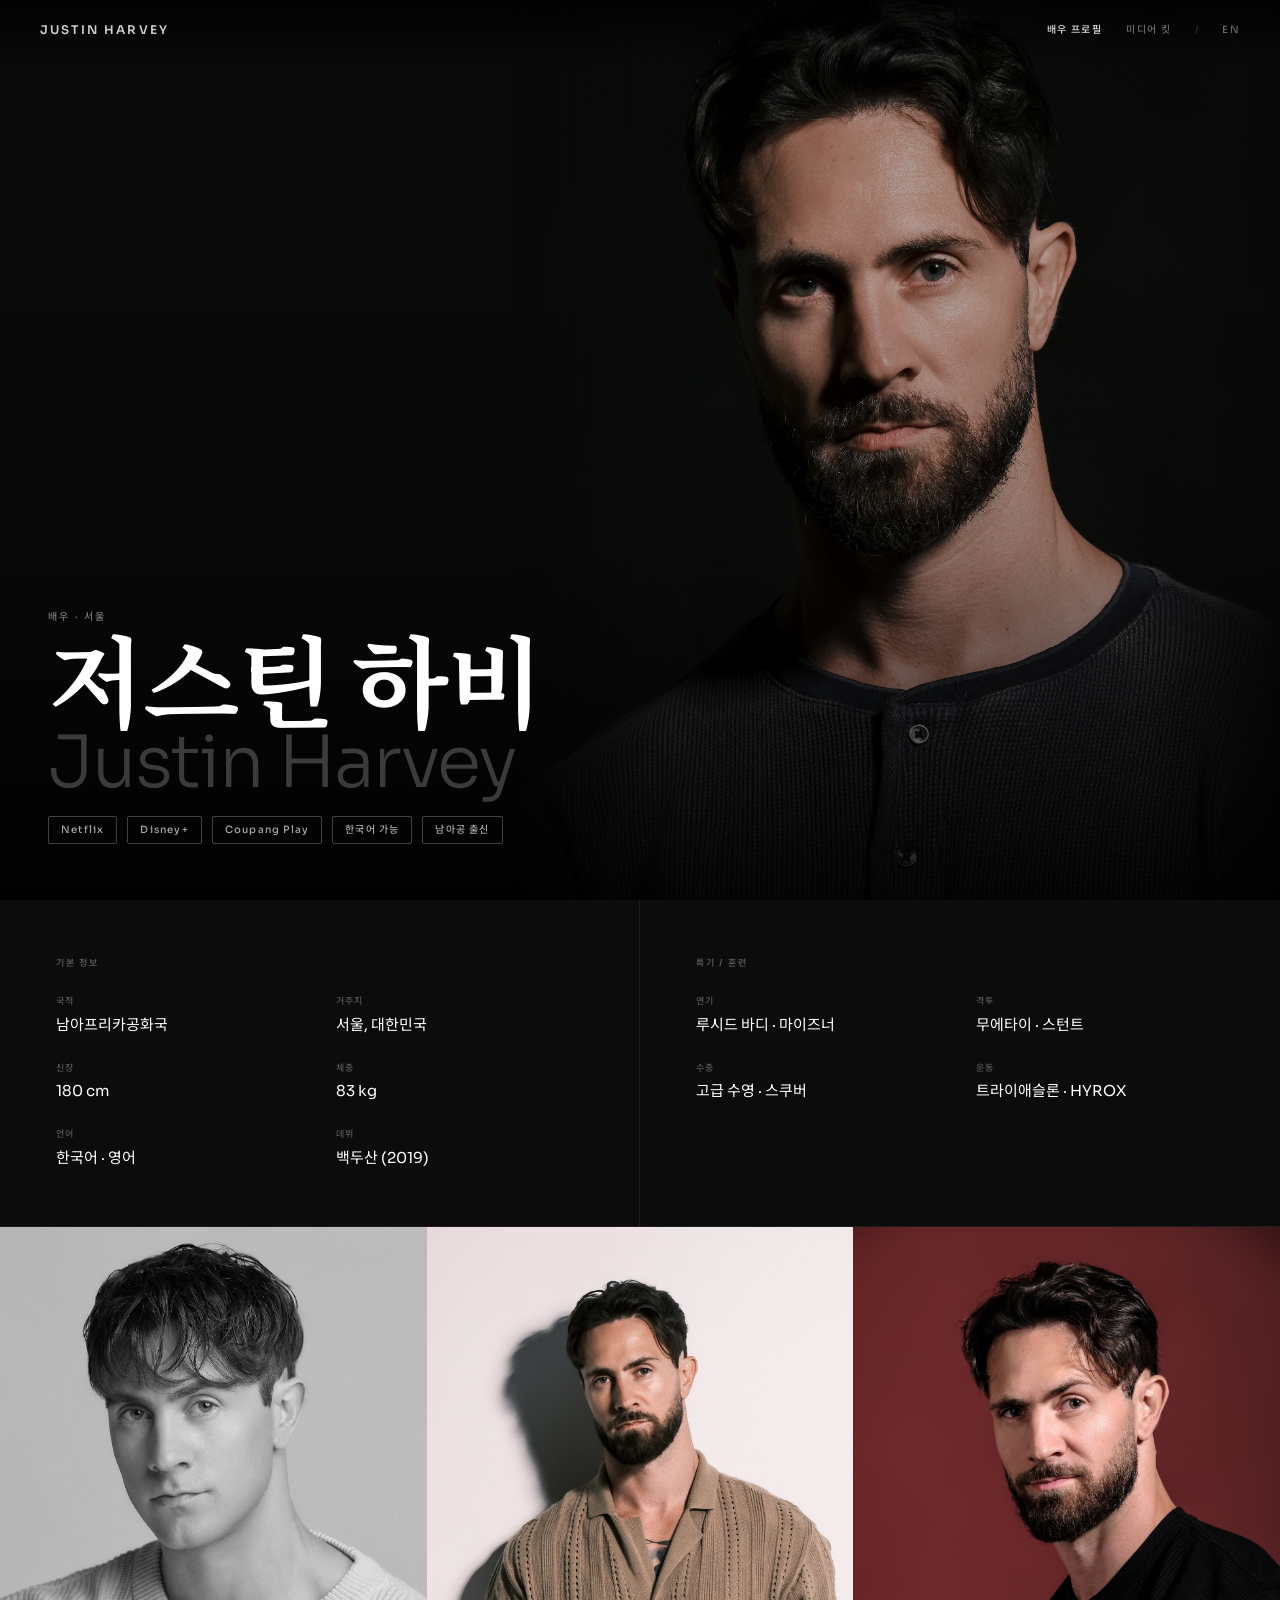
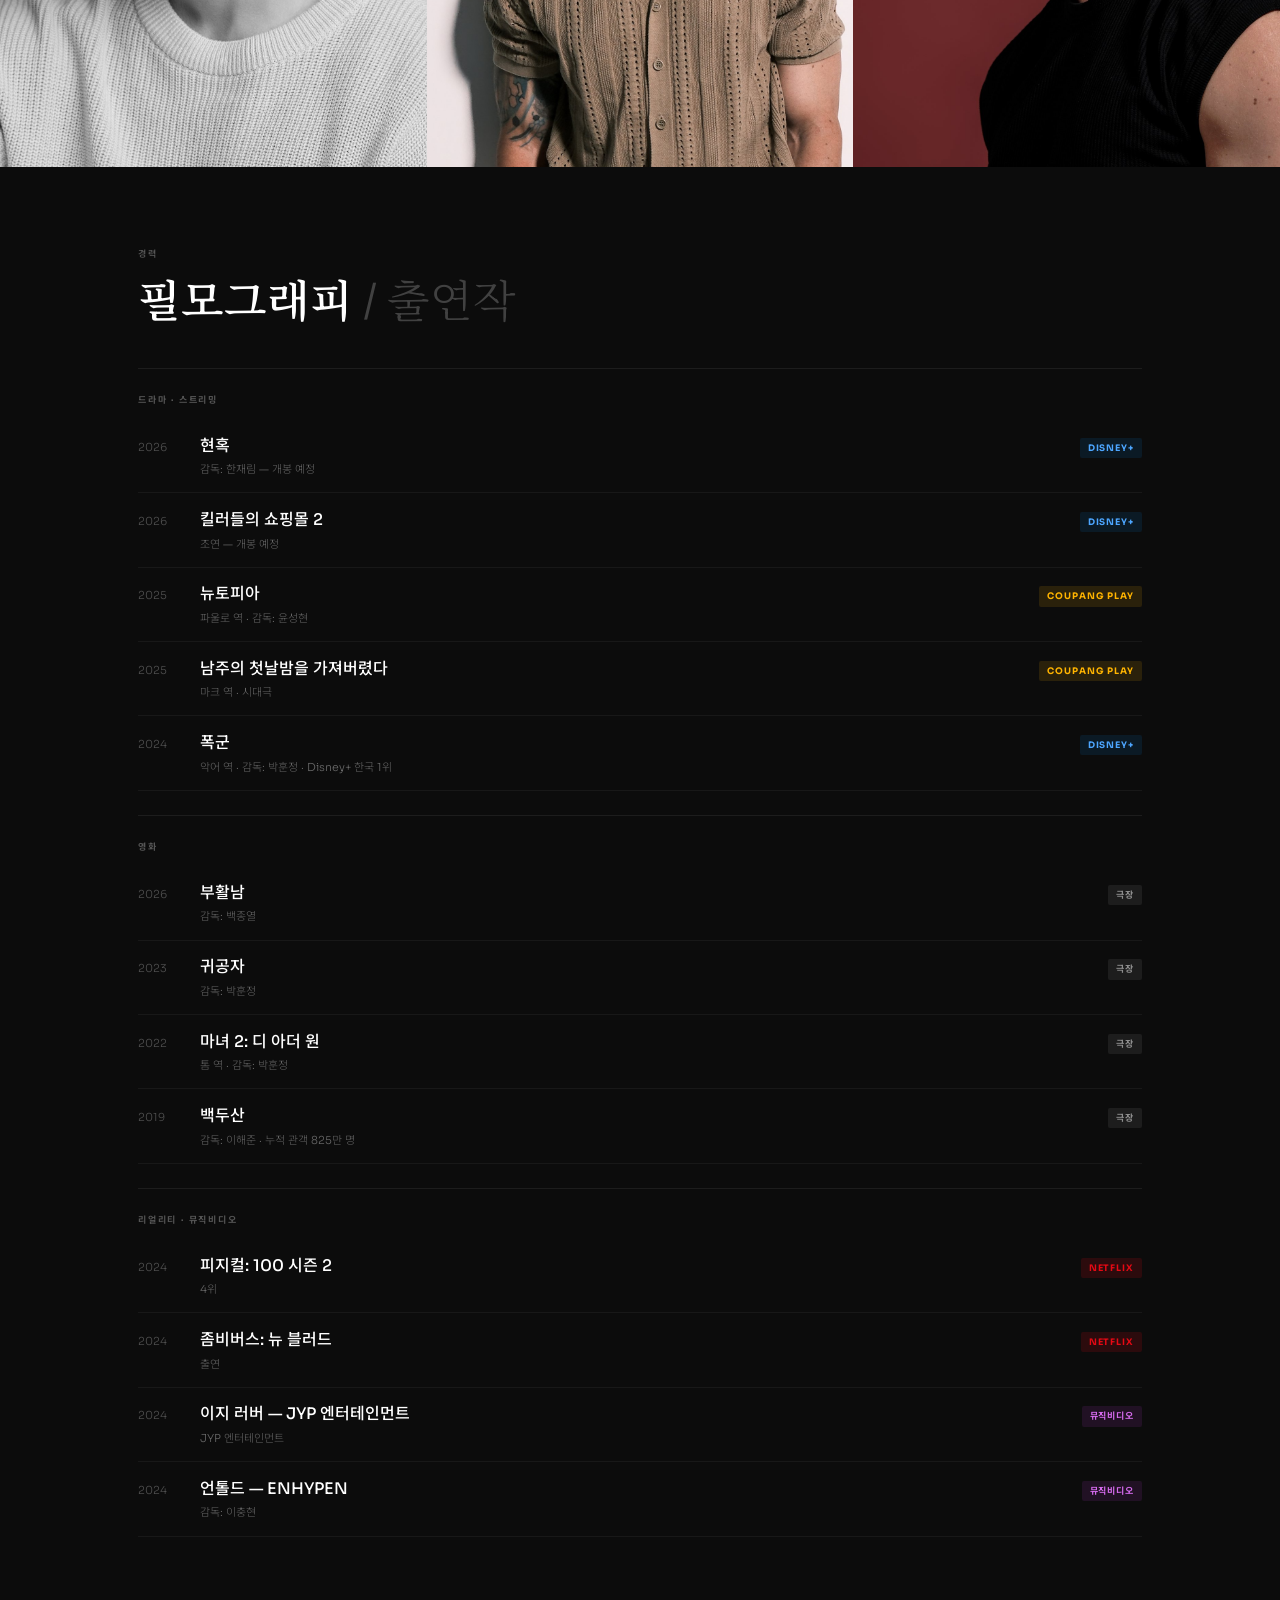
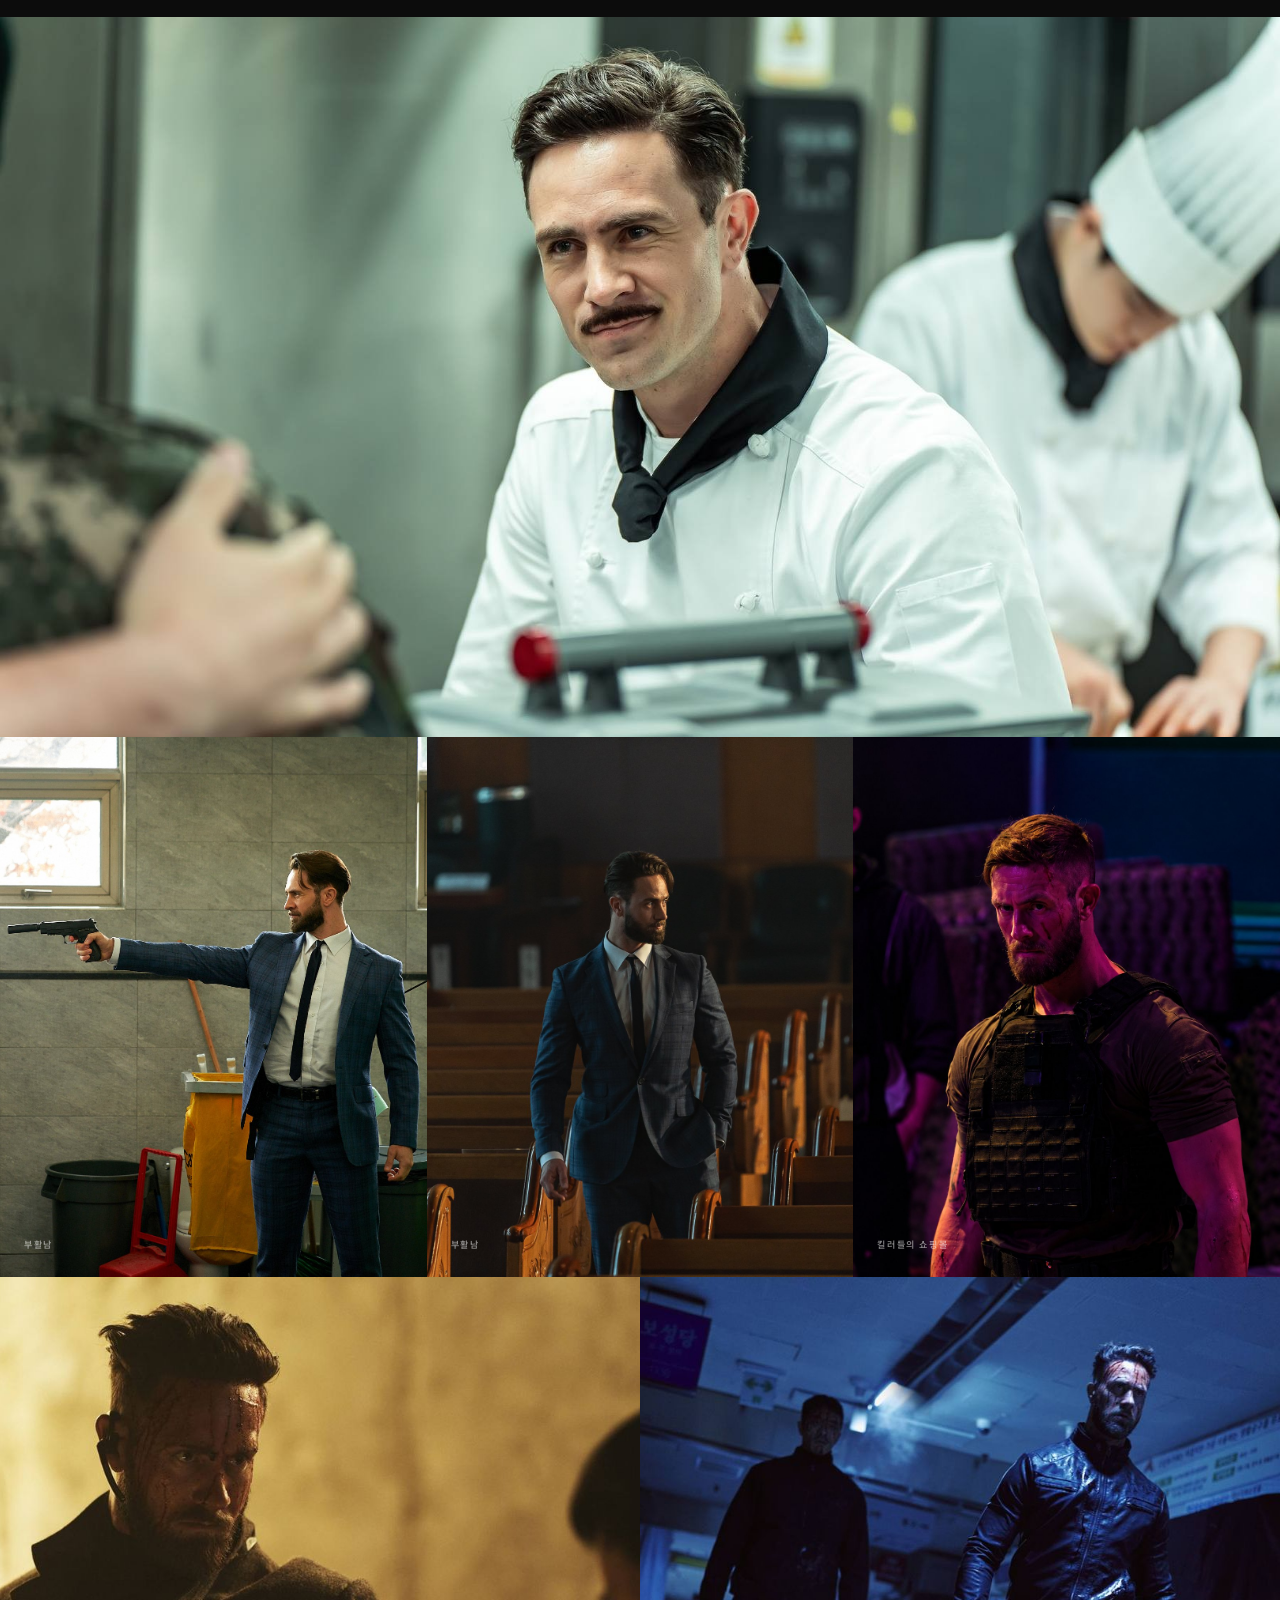
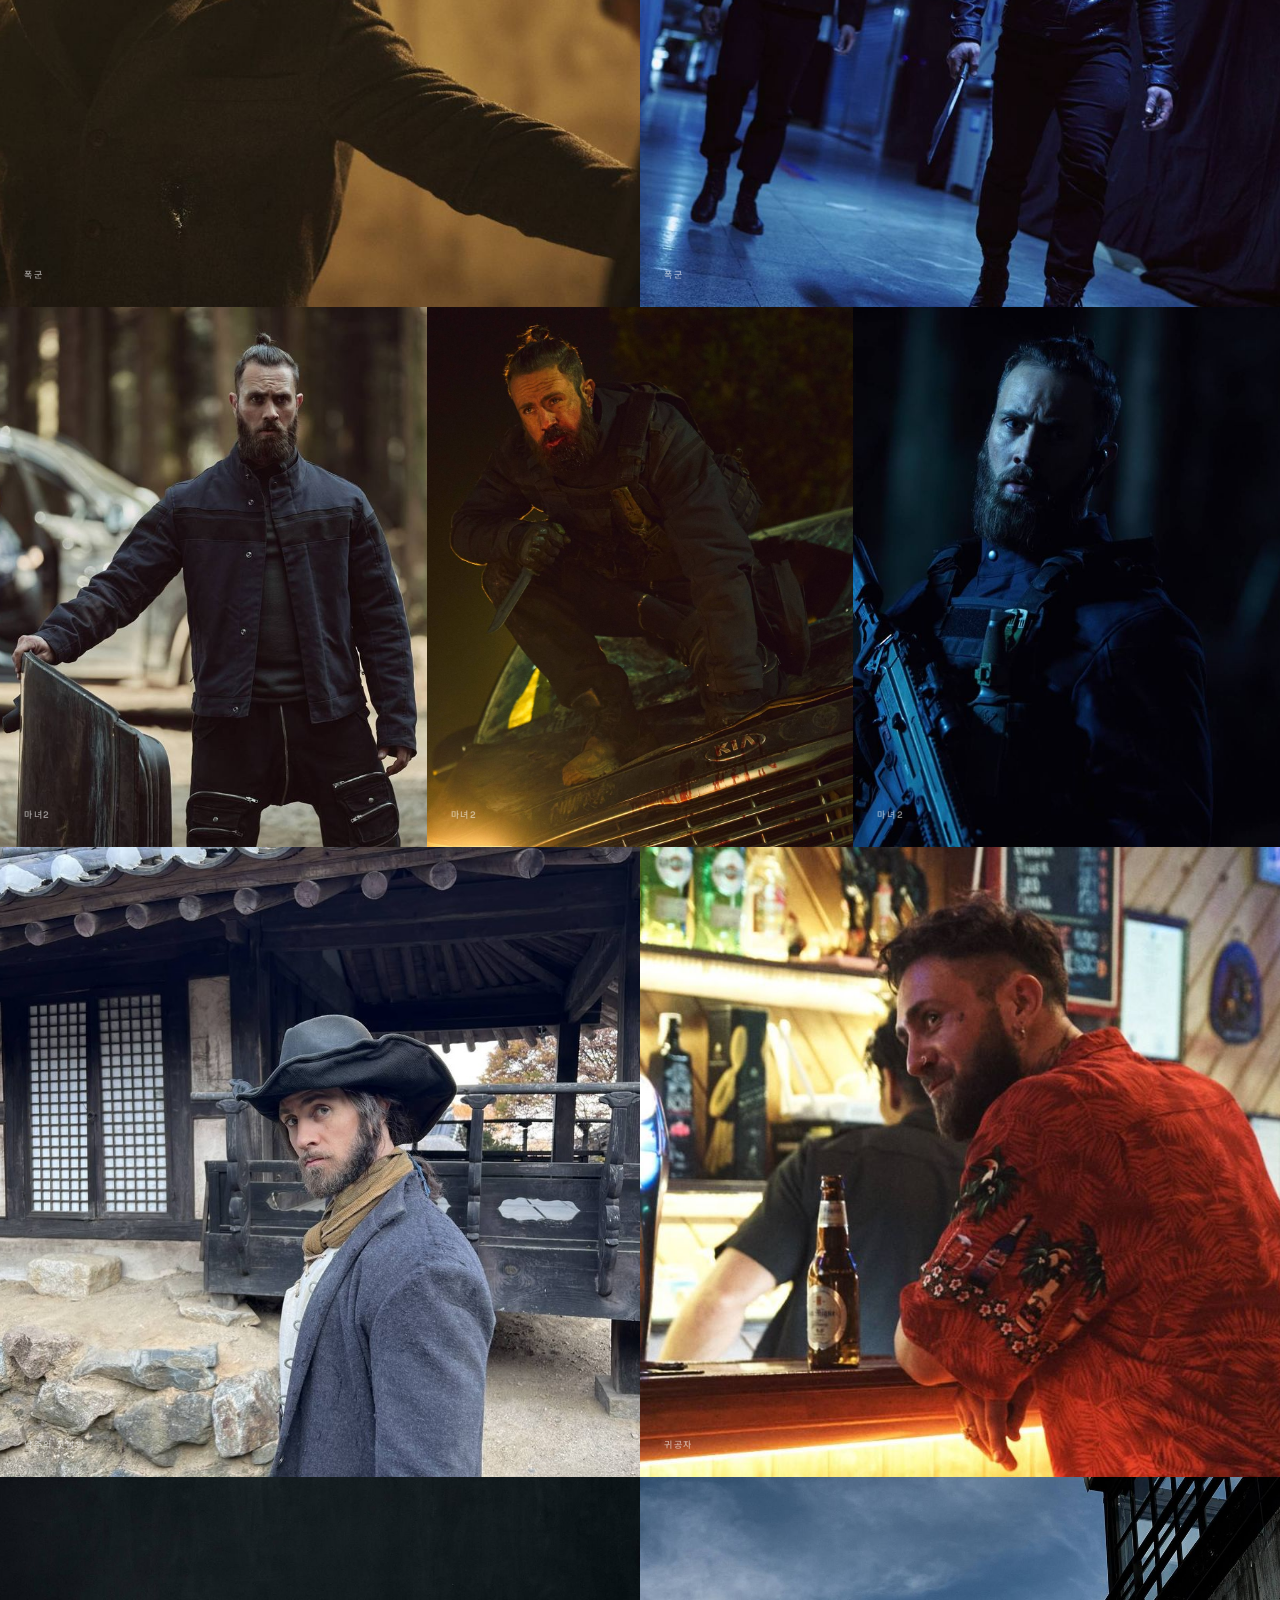
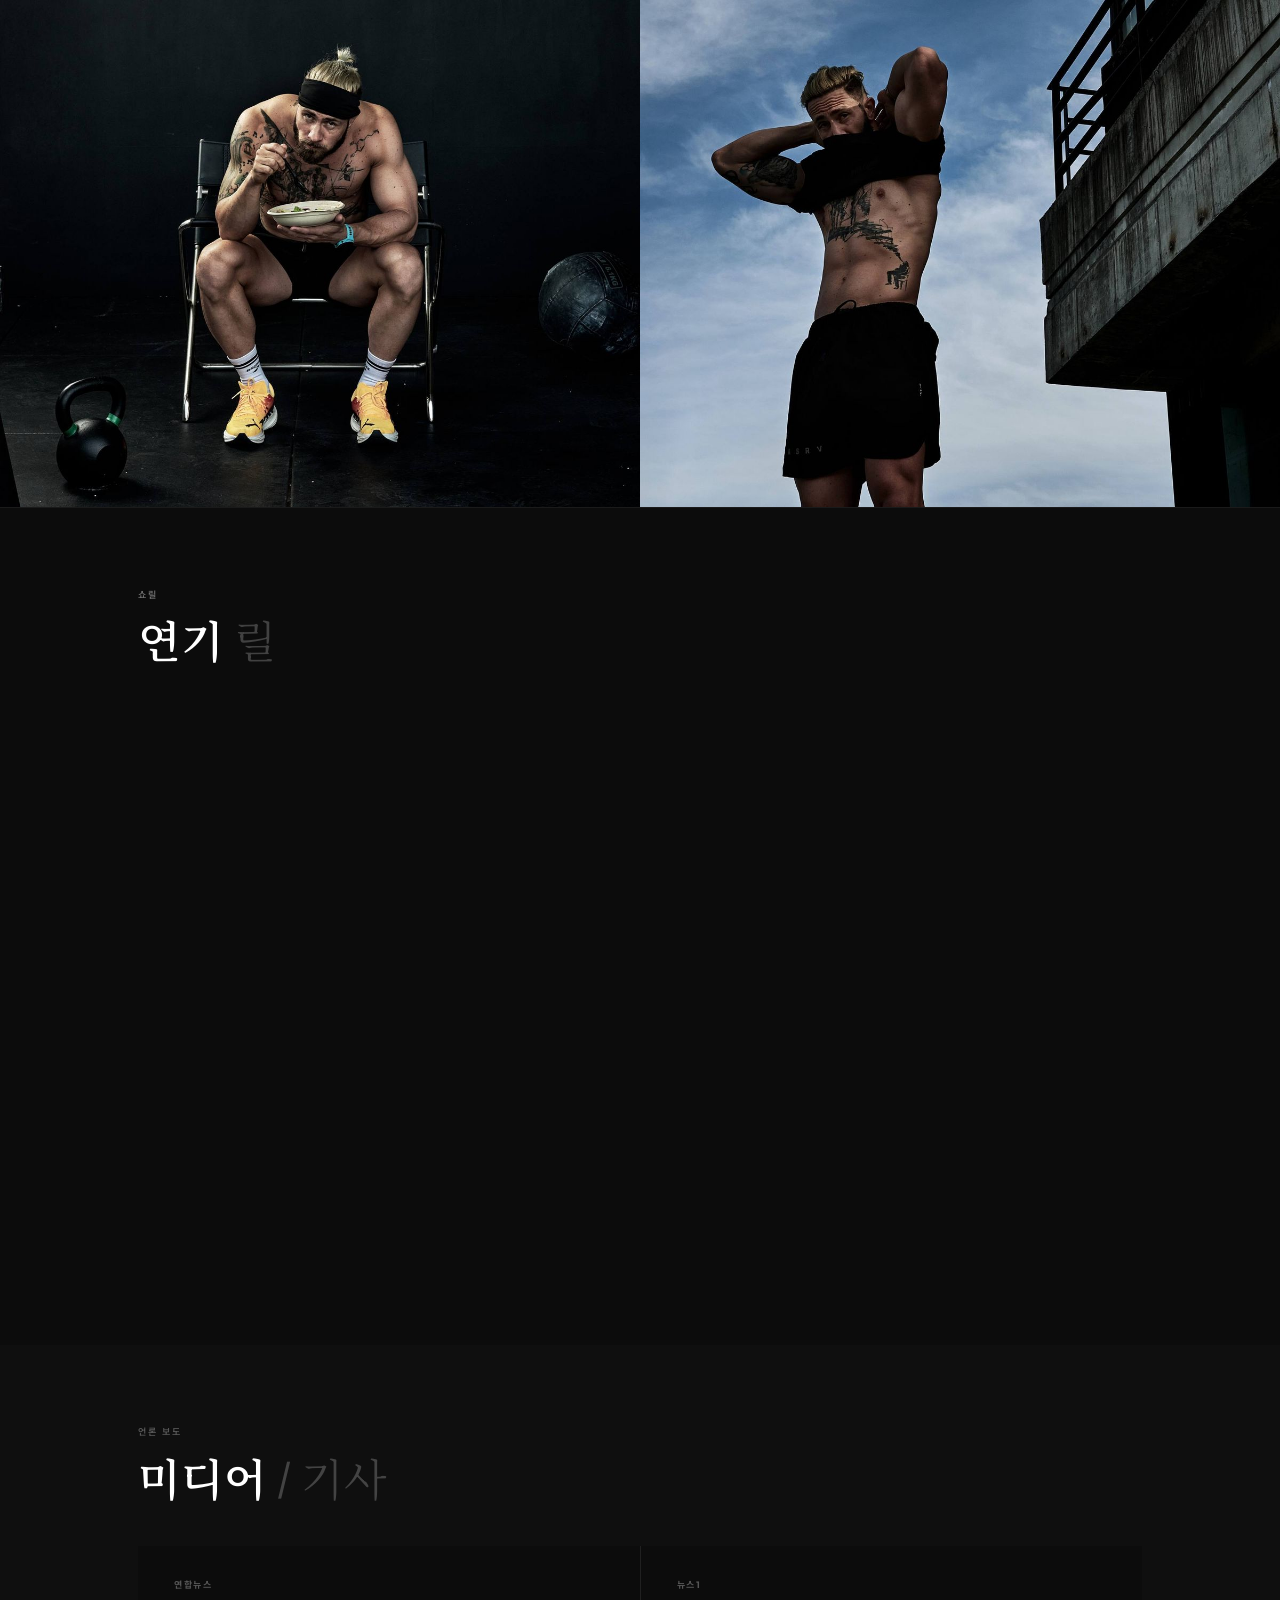
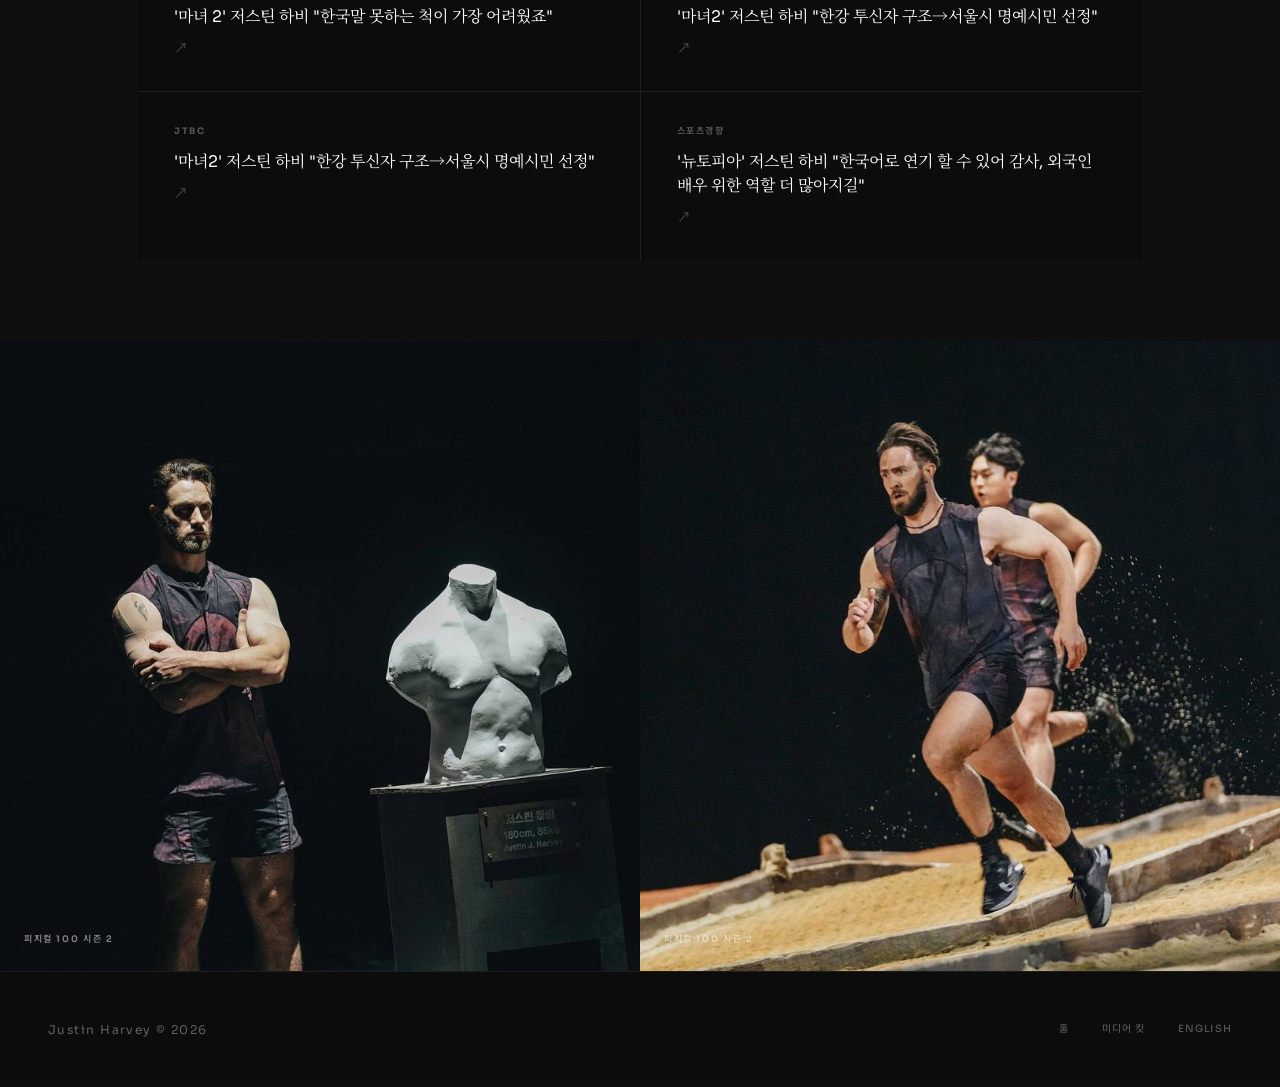
<file: ko/actor.html>
<!DOCTYPE html>
<html lang="ko">
<head>
<meta charset="UTF-8">
<meta name="viewport" content="width=device-width, initial-scale=1.0">
<title>저스틴 하비 — 배우 프로필</title>
<link href="https://fonts.googleapis.com/css2?family=Sora:wght@300;400;500;600;700&family=Noto+Serif+KR:wght@300;400;600;700&family=Noto+Sans+KR:wght@300;400;500;700&display=swap" rel="stylesheet">
<style>
*,*::before,*::after{box-sizing:border-box;margin:0;padding:0}
html,body{font-family:'Sora','Noto Sans KR',sans-serif;background:#0c0c0c;color:#fff;line-height:1.6}
img{
  display:block;
  width:100%;
  height:auto;
}
  /* Cinematic crop sections only */

.hero img,
.pg1 img,
.pg2 .col img,
.pg3 .col img{
  width:100%;
  height:100%;
  object-fit:cover;
}
  nav{position:fixed;top:0;left:0;right:0;z-index:100;display:flex;align-items:center;justify-content:space-between;padding:1.25rem 2.5rem;background:linear-gradient(to bottom,rgba(0,0,0,0.7),transparent)}
.nav-name{font-family:'Sora','Noto Serif KR',serif;font-size:12px;font-weight:600;letter-spacing:0.18em;color:rgba(255,255,255,0.8);text-decoration:none}
.nav-right{display:flex;align-items:center;gap:1.5rem}
.nav-right a{font-size:10px;font-weight:500;letter-spacing:0.14em;text-transform:uppercase;color:rgba(255,255,255,0.4);text-decoration:none}
.nav-right a.active{color:rgba(255,255,255,0.85)}
.nav-div{color:rgba(255,255,255,0.18);font-size:10px}
.hero{height:100vh;min-height:700px;position:relative;overflow:hidden;background:#0c0c0c}
.hero img{}
.hero-overlay{position:absolute;inset:0;background:linear-gradient(to bottom,rgba(0,0,0,0.28) 0%,rgba(0,0,0,0.28) 30%,rgba(0,0,0,0.36) 60%,rgba(0,0,0,0.9) 100%)}
.hero-text{position:absolute;bottom:3.5rem;left:3rem;right:3rem}
.hero-kicker{font-size:10px;font-weight:500;letter-spacing:0.22em;text-transform:uppercase;color:rgba(255,255,255,0.45);margin-bottom:1rem}
.hero-name{font-family:'Sora','Noto Serif KR',serif;font-size:clamp(52px,8vw,100px);font-weight:700;line-height:0.9;letter-spacing:-0.02em;color:#fff;margin-bottom:1.25rem}
.hero-name em{display:block;font-style:normal;color:rgba(255,255,255,0.22);font-weight:300;font-size:0.72em}
.hero-tags{display:flex;gap:10px;flex-wrap:wrap}
.hero-tag{font-size:10px;font-weight:500;letter-spacing:0.12em;padding:5px 12px;border:1px solid rgba(255,255,255,0.25);border-radius:2px;color:rgba(255,255,255,0.65)}
.basics{display:grid;grid-template-columns:1fr 1fr;border-bottom:1px solid rgba(255,255,255,0.07)}
.basics-block{padding:3.5rem;border-right:1px solid rgba(255,255,255,0.07)}
.basics-block:last-child{border-right:none}
.basics-label{font-size:9px;font-weight:600;letter-spacing:0.2em;text-transform:uppercase;color:rgba(255,255,255,0.3);margin-bottom:1.5rem}
.basics-grid{display:grid;grid-template-columns:1fr 1fr;gap:1.5rem 2rem}
.bi-l{font-size:9px;font-weight:500;letter-spacing:0.12em;text-transform:uppercase;color:rgba(255,255,255,0.3);margin-bottom:4px}
.bi-v{font-size:15px;font-weight:400;color:#fff}
.pg2{display:grid;grid-template-columns:1fr 1fr;height:70vh;min-height:500px}
.pg2 .col{position:relative;overflow:hidden}
.pg2 .col img{transition:transform 0.6s ease}
.pg2 .col:hover img{transform:scale(1.03)}
.pg2 .cap{position:absolute;bottom:1.5rem;left:1.5rem;font-size:9px;font-weight:600;letter-spacing:0.18em;text-transform:uppercase;color:rgba(255,255,255,0.5)}
.pg1{height:80vh;min-height:500px;position:relative;overflow:hidden}
.pg1 img{object-position:31% 17%}
.sec{padding:5rem 0}
.wrap{max-width:1100px;margin:0 auto;padding:0 3rem}
.sec-label{font-size:9px;font-weight:600;letter-spacing:0.22em;text-transform:uppercase;color:rgba(255,255,255,0.3);margin-bottom:1rem}
.sec-title{font-family:'Sora','Noto Serif KR',serif;font-size:clamp(28px,3.5vw,44px);font-weight:600;line-height:1.15;margin-bottom:2.5rem;color:#fff}
.sec-title em{font-style:normal;color:rgba(255,255,255,0.22);font-weight:300}
.fcat{font-size:9px;font-weight:700;letter-spacing:0.2em;text-transform:uppercase;color:rgba(255,255,255,0.3);padding:1.5rem 0 0.75rem;border-top:1px solid rgba(255,255,255,0.07);margin-top:1.5rem}
.fcat:first-child{margin-top:0;border-top:none}
.frow{display:flex;align-items:baseline;gap:1.5rem;padding:0.85rem 0;border-bottom:1px solid rgba(255,255,255,0.05)}
.fy{font-size:11px;color:rgba(255,255,255,0.28);min-width:38px;font-weight:300}
.ft2{font-size:16px;font-weight:500;color:#fff;margin-bottom:3px;flex:1}
.fs{font-size:11px;color:rgba(255,255,255,0.38);font-weight:300}
.fb{font-size:9px;font-weight:700;letter-spacing:0.1em;text-transform:uppercase;padding:3px 8px;border-radius:2px;flex-shrink:0}
.fn2{background:rgba(229,9,20,0.15);color:#e50914}
.fd2{background:rgba(0,120,215,0.12);color:#4da6ff}
.fc2{background:rgba(255,180,0,0.12);color:#ffb400}
.fm2{background:rgba(255,255,255,0.07);color:rgba(255,255,255,0.5)}
.fr2{background:rgba(180,50,200,0.12);color:#d46aec}
.press-grid{display:grid;grid-template-columns:repeat(2,1fr);gap:1px;background:rgba(255,255,255,0.07);margin-top:2rem}
.press-item{background:#0c0c0c;padding:2rem 2.25rem;text-decoration:none;display:block;transition:background 0.2s}
.press-item:hover{background:#141414}
.press-outlet{font-size:9px;font-weight:700;letter-spacing:0.18em;text-transform:uppercase;color:rgba(255,255,255,0.3);margin-bottom:0.75rem}
.press-headline{font-family:'Sora','Noto Serif KR',serif;font-size:16px;font-weight:400;color:#fff;line-height:1.5;margin-bottom:0.5rem}
.press-arrow{font-size:14px;color:rgba(255,255,255,0.25)}
footer{padding:3rem;border-top:1px solid rgba(255,255,255,0.07);display:flex;align-items:center;justify-content:space-between}
.foot-name{font-family:'Sora','Noto Serif KR',serif;font-size:12px;color:rgba(255,255,255,0.35);letter-spacing:0.12em}
.foot-links{display:flex;gap:2rem}
.foot-links a{font-size:10px;font-weight:500;letter-spacing:0.12em;text-transform:uppercase;color:rgba(255,255,255,0.3);text-decoration:none}
.img-hero{object-position:50% 8%}
.img-portrait-full{object-position:31% 17%}
.img-editorial-1{object-position:50% 10%}
.img-editorial-2{object-position:62% 22%}
.img-portrait-1{object-position:50% 43%}
.img-portrait-2{object-position:50% 38%}
.img-firstnight-1{object-position:50% 45%}
.img-editorial-center{object-position:50% 20%}
@media(min-width:769px){
  .hero .img-hero{width:60%;margin-left:auto;object-position:50% 16%;-webkit-mask-image:linear-gradient(to right,transparent 0,#000 22%,#000 82%,transparent 100%);mask-image:linear-gradient(to right,transparent 0,#000 22%,#000 82%,transparent 100%)}
}
.img-editorial-right{object-position:50% 14%}
.img-reawaken-1{object-position:66% 40%}
.img-reawaken-2{object-position:50% 40%}
.img-shopforkillers{object-position:50% 20%}
.pg3 .cap{position:absolute;bottom:1.5rem;left:1.5rem;font-size:9px;font-weight:600;letter-spacing:0.18em;text-transform:uppercase;color:rgba(255,255,255,0.5)}
@media(max-width:768px){

  nav{
    padding:1rem 1.5rem
  }

  .hero{
    height:85vh;
    min-height:560px
  }

  .hero-text{
    bottom:2.5rem;
    left:1.5rem;
    right:1.5rem
  }

  .basics{
    grid-template-columns:1fr
  }

  .basics-block{
    padding:2rem 1.5rem;
    border-right:none;
    border-bottom:1px solid rgba(255,255,255,0.07)
  }

  .pg2{
    grid-template-columns:1fr;
    height:auto
  }

  .pg2 .col{
    height:85vw;
    min-height:420px
  }

  .pg3{
    grid-template-columns:1fr!important;
    height:auto!important
  }

  .pg3 .col{
    height:85vw;
    min-height:420px
  }

  .pg1{
    height:65vh;
    min-height:400px
  }

  .wrap{
    padding:0 1.5rem
  }

  .sec{
    padding:3.5rem 0
  }

  .press-grid{
    grid-template-columns:1fr
  }

  footer{
    flex-direction:column;
    gap:1.5rem;
    text-align:center;
    padding:2rem 1.5rem
  }

  /* MOBILE IMAGE FOCAL POINTS */

  .img-hero{
    object-position:50% 12%
  }

  .pg1 img{
    object-position:45% 15%
  }

  .img-editorial-1{
    object-position:50% 8%
  }

  .img-editorial-2{
    object-position:62% 10%
  }

  .img-portrait-1{
    object-position:50% 18%
  }

  .img-portrait-2{
    object-position:50% 14%
  }

  .img-firstnight-1{
    object-position:50% 18%
  }

}

}</style>
</head>
<body>
<nav>
  <a class="nav-name" href="index.html">JUSTIN HARVEY</a>
  <div class="nav-right">
    <a href="actor.html" class="active">배우 프로필</a>
    <a href="mediakit.html">미디어 킷</a>
    <span class="nav-div">/</span>
    <a href="../actor.html">EN</a>
  </div>
</nav>
<div class="hero">
  <img src="../assets/actor-hero-2026.jpg" alt="저스틴 하비" class="img-hero">
  <div class="hero-overlay"></div>
  <div class="hero-text">
    <div class="hero-kicker">배우 · 서울</div>
    <div class="hero-name">저스틴 하비<em>Justin Harvey</em></div>
    <div class="hero-tags"><span class="hero-tag">Netflix</span><span class="hero-tag">Disney+</span><span class="hero-tag">Coupang Play</span><span class="hero-tag">한국어 가능</span><span class="hero-tag">남아공 출신</span></div>
  </div>
</div>
<div class="basics">
  <div class="basics-block">
    <div class="basics-label">기본 정보</div>
    <div class="basics-grid">
      <div><div class="bi-l">국적</div><div class="bi-v">남아프리카공화국</div></div>
      <div><div class="bi-l">거주지</div><div class="bi-v">서울, 대한민국</div></div>
      <div><div class="bi-l">신장</div><div class="bi-v">180 cm</div></div>
      <div><div class="bi-l">체중</div><div class="bi-v">83 kg</div></div>
      <div><div class="bi-l">언어</div><div class="bi-v">한국어 · 영어</div></div>
      <div><div class="bi-l">데뷔</div><div class="bi-v">백두산 (2019)</div></div>
    </div>
  </div>
  <div class="basics-block">
    <div class="basics-label">특기 / 훈련</div>
    <div class="basics-grid">
      <div><div class="bi-l">연기</div><div class="bi-v">루시드 바디 · 마이즈너</div></div>
      <div><div class="bi-l">격투</div><div class="bi-v">무에타이 · 스턴트</div></div>
      <div><div class="bi-l">수중</div><div class="bi-v">고급 수영 · 스쿠버</div></div>
      <div><div class="bi-l">운동</div><div class="bi-v">트라이애슬론 · HYROX</div></div>
    </div>
  </div>
</div>
<div class="pg3" style="display:grid;grid-template-columns:1fr 1fr 1fr;height:60vh;min-height:400px">
  <div class="col" style="position:relative;overflow:hidden"><img src="../assets/actor-editorial-1.jpg" alt="저스틴 하비" class="img-editorial-1"></div>
  <div class="col" style="position:relative;overflow:hidden"><img src="../assets/actor-editorial-center-2026.jpg" alt="저스틴 하비" class="img-editorial-center"></div>
  <div class="col" style="position:relative;overflow:hidden"><img src="../assets/actor-editorial-right-2026.jpg" alt="저스틴 하비" class="img-editorial-right"></div>
</div>
<div class="sec" style="background:#0c0c0c">
  <div class="wrap">
    <div class="sec-label">경력</div>
    <div class="sec-title">필모그래피 <em>/ 출연작</em></div>
    <div class="fcat">드라마 · 스트리밍</div>
    <div class="frow"><div class="fy">2026</div><div style="flex:1"><div class="ft2">현혹</div><div class="fs">감독: 한재림 — 개봉 예정</div></div><span class="fb fd2">Disney+</span></div>
    <div class="frow"><div class="fy">2026</div><div style="flex:1"><div class="ft2">킬러들의 쇼핑몰 2</div><div class="fs">조연 — 개봉 예정</div></div><span class="fb fd2">Disney+</span></div>
    <div class="frow"><div class="fy">2025</div><div style="flex:1"><div class="ft2">뉴토피아</div><div class="fs">파울로 역 · 감독: 윤성현</div></div><span class="fb fc2">Coupang Play</span></div>
    <div class="frow"><div class="fy">2025</div><div style="flex:1"><div class="ft2">남주의 첫날밤을 가져버렸다</div><div class="fs">마크 역 · 시대극</div></div><span class="fb fc2">Coupang Play</span></div>
    <div class="frow"><div class="fy">2024</div><div style="flex:1"><div class="ft2">폭군</div><div class="fs">악어 역 · 감독: 박훈정 · Disney+ 한국 1위</div></div><span class="fb fd2">Disney+</span></div>
    <div class="fcat">영화</div>
    <div class="frow"><div class="fy">2026</div><div style="flex:1"><div class="ft2">부활남</div><div class="fs">감독: 백종열</div></div><span class="fb fm2">극장</span></div>
    <div class="frow"><div class="fy">2023</div><div style="flex:1"><div class="ft2">귀공자</div><div class="fs">감독: 박훈정</div></div><span class="fb fm2">극장</span></div>
    <div class="frow"><div class="fy">2022</div><div style="flex:1"><div class="ft2">마녀 2: 디 아더 원</div><div class="fs">톰 역 · 감독: 박훈정</div></div><span class="fb fm2">극장</span></div>
    <div class="frow"><div class="fy">2019</div><div style="flex:1"><div class="ft2">백두산</div><div class="fs">감독: 이해준 · 누적 관객 825만 명</div></div><span class="fb fm2">극장</span></div>
    <div class="fcat">리얼리티 · 뮤직비디오</div>
    <div class="frow"><div class="fy">2024</div><div style="flex:1"><div class="ft2">피지컬: 100 시즌 2</div><div class="fs">4위</div></div><span class="fb fn2">Netflix</span></div>
    <div class="frow"><div class="fy">2024</div><div style="flex:1"><div class="ft2">좀비버스: 뉴 블러드</div><div class="fs">출연</div></div><span class="fb fn2">Netflix</span></div>
    <div class="frow"><div class="fy">2024</div><div style="flex:1"><div class="ft2">이지 러버 — JYP 엔터테인먼트</div><div class="fs">JYP 엔터테인먼트</div></div><span class="fb fr2">뮤직비디오</span></div>
    <div class="frow"><div class="fy">2024</div><div style="flex:1"><div class="ft2">언톨드 — ENHYPEN</div><div class="fs">감독: 이충현</div></div><span class="fb fr2">뮤직비디오</span></div>
  </div>
</div>
<div class="pg1"><img src="../assets/actor-portrait-full.jpg" alt="저스틴 하비" class="img-portrait-full"></div>
<div class="pg3" style="display:grid;grid-template-columns:1fr 1fr 1fr;height:60vh;min-height:400px">
  <div class="col" style="position:relative;overflow:hidden"><img src="../assets/actor-reawaken-1.jpg" alt="저스틴 하비 — 부활남" class="img-reawaken-1"><div class="cap">부활남</div></div>
  <div class="col" style="position:relative;overflow:hidden"><img src="../assets/actor-reawaken-2.jpg" alt="저스틴 하비 — 부활남" class="img-reawaken-2"><div class="cap">부활남</div></div>
  <div class="col" style="position:relative;overflow:hidden"><img src="../assets/actor-shopforkillers-1.jpg" alt="저스틴 하비 — 킬러들의 쇼핑몰" class="img-shopforkillers"><div class="cap">킬러들의 쇼핑몰</div></div>
</div>
<div class="pg2">
  <div class="col"><img src="../assets/actor-duke-1.jpg" alt="저스틴 하비" style="object-position:50% 30%"><div class="cap">폭군</div></div>
  <div class="col"><img src="../assets/actor-duke-2.jpg" alt="저스틴 하비" style="object-position:50% 35%"><div class="cap">폭군</div></div>
</div>
<div class="pg3" style="display:grid;grid-template-columns:1fr 1fr 1fr;height:60vh;min-height:400px">
  <div class="col" style="position:relative;overflow:hidden"><img src="../assets/actor-witch2-1.jpg" alt="저스틴 하비" style="display:block;width:100%;height:100%;object-fit:cover;object-position:50% 40%"><div class="cap">마녀2</div></div>
  <div class="col" style="position:relative;overflow:hidden"><img src="../assets/actor-witch2-2.jpg" alt="저스틴 하비" style="display:block;width:100%;height:100%;object-fit:cover;object-position:50% 10%"><div class="cap">마녀2</div></div>
  <div class="col" style="position:relative;overflow:hidden"><img src="../assets/actor-witch2-3.jpg" alt="저스틴 하비" style="display:block;width:100%;height:100%;object-fit:cover;object-position:50% 25%"><div class="cap">마녀2</div></div>
</div>
<div class="pg2">
  <div class="col"><img src="../assets/actor-firstnight-1.jpg" alt="저스틴 하비" class="img-firstnight-1"><div class="cap">남주의 첫날밤</div></div>
  <div class="col"><img src="../assets/actor-childe-1.jpg" alt="저스틴 하비" style="object-position:50% 25%"><div class="cap">귀공자</div></div>
</div>
<div class="pg2">
  <div class="col"><img src="../assets/actor-portrait-1.jpg" alt="저스틴 하비" class="img-portrait-1"></div>
  <div class="col"><img src="../assets/actor-portrait-2.jpg" alt="저스틴 하비" class="img-portrait-2"></div>
</div>
<!-- ACTING REEL -->
<div style="background:#0c0c0c;padding:5rem 0;border-top:1px solid rgba(255,255,255,0.06)">
  <div style="max-width:1100px;margin:0 auto;padding:0 3rem">
    <div class="sec-label" style="color:rgba(255,255,255,0.4)">쇼릴</div>
    <div class="sec-title" style="margin-bottom:2rem">연기 <em>릴</em></div>
    <div style="position:relative;width:100%;padding-bottom:56.25%;height:0;overflow:hidden;border-radius:2px">
      <iframe
        src="https://www.youtube.com/embed/HF8nkrldmKM"
        title="저스틴 하비 — 연기 릴"
        frameborder="0"
        allow="accelerometer; autoplay; clipboard-write; encrypted-media; gyroscope; picture-in-picture"
        allowfullscreen
        style="position:absolute;top:0;left:0;width:100%;height:100%">
      </iframe>
    </div>
  </div>
</div>

<div class="sec" style="background:#0f0f0f">
  <div class="wrap">
    <div class="sec-label">언론 보도</div>
    <div class="sec-title">미디어 <em>/ 기사</em></div>
    <div class="press-grid">
      <a class="press-item" href="https://www.yna.co.kr/view/AKR20220705157700005" target="_blank" rel="noopener">
        <div class="press-outlet">연합뉴스</div>
        <div class="press-headline">'마녀 2' 저스틴 하비 "한국말 못하는 척이 가장 어려웠죠"</div>
        <div class="press-arrow">↗</div>
      </a>
      <a class="press-item" href="https://www.news1.kr/entertain/broadcast-tv/4802468" target="_blank" rel="noopener">
        <div class="press-outlet">뉴스1</div>
        <div class="press-headline">'마녀2' 저스틴 하비 "한강 투신자 구조→서울시 명예시민 선정"</div>
        <div class="press-arrow">↗</div>
      </a>
      <a class="press-item" href="https://news.jtbc.co.kr/article/NB12211826" target="_blank" rel="noopener">
        <div class="press-outlet">JTBC</div>
        <div class="press-headline">'마녀2' 저스틴 하비 "한강 투신자 구조→서울시 명예시민 선정"</div>
        <div class="press-arrow">↗</div>
      </a>
      <a class="press-item" href="https://v.daum.net/v/f1k9ElXDzE" target="_blank" rel="noopener">
        <div class="press-outlet">스포츠경향</div>
        <div class="press-headline">'뉴토피아' 저스틴 하비 "한국어로 연기 할 수 있어 감사, 외국인 배우 위한 역할 더 많아지길"</div>
        <div class="press-arrow">↗</div>
      </a>
    </div>
  </div>
</div>
<div class="pg2">
  <div class="col"><img src="../assets/actor-physical100-ko-1.jpg" alt="저스틴 하비" style="object-position:50% 25%"><div class="cap">피지컬 100 시즌 2</div></div>
  <div class="col"><img src="../assets/actor-physical100-ko-2.jpg" alt="저스틴 하비" style="object-position:50% 25%"><div class="cap">피지컬 100 시즌 2</div></div>
</div>
<footer>
  <div class="foot-name">Justin Harvey © 2026</div>
  <div class="foot-links">
    <a href="index.html">홈</a>
    <a href="mediakit.html">미디어 킷</a>
    <a href="../actor.html">English</a>
  </div>
</footer>
</body>
</html>
</file>
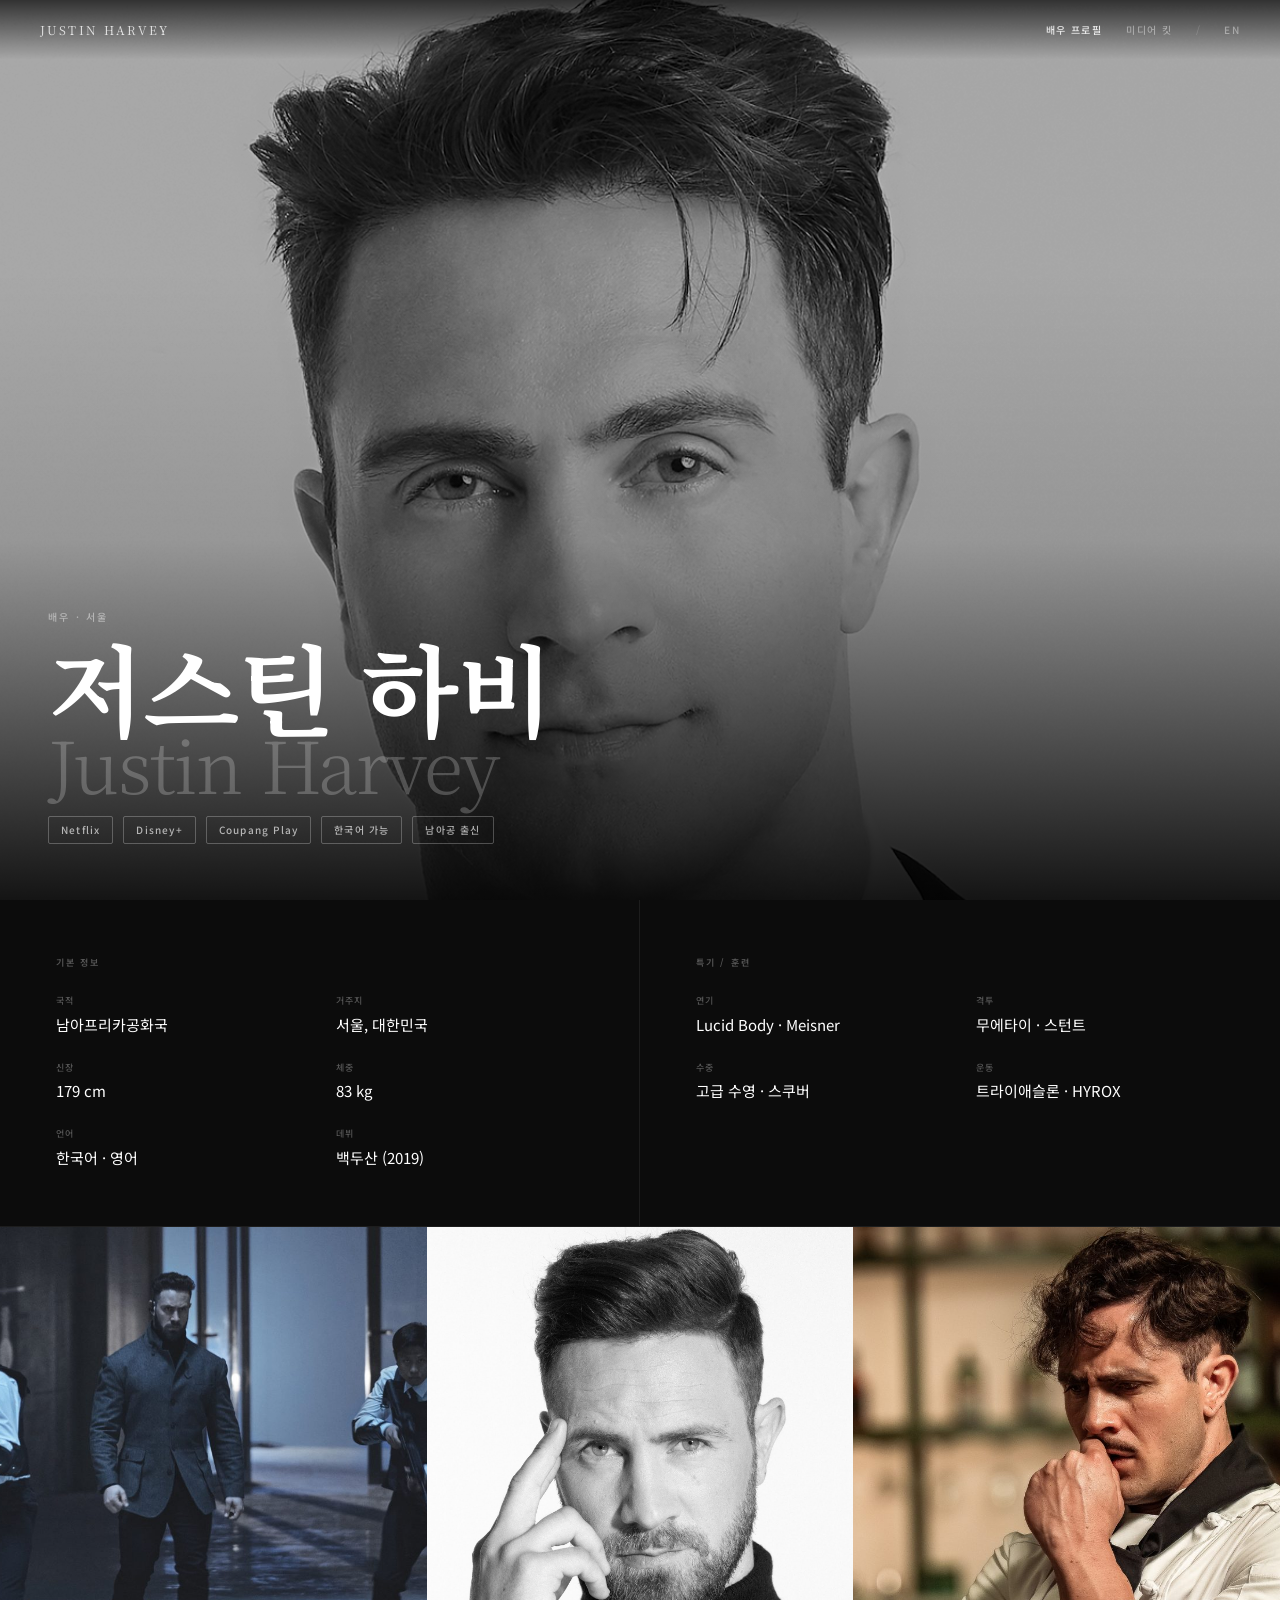
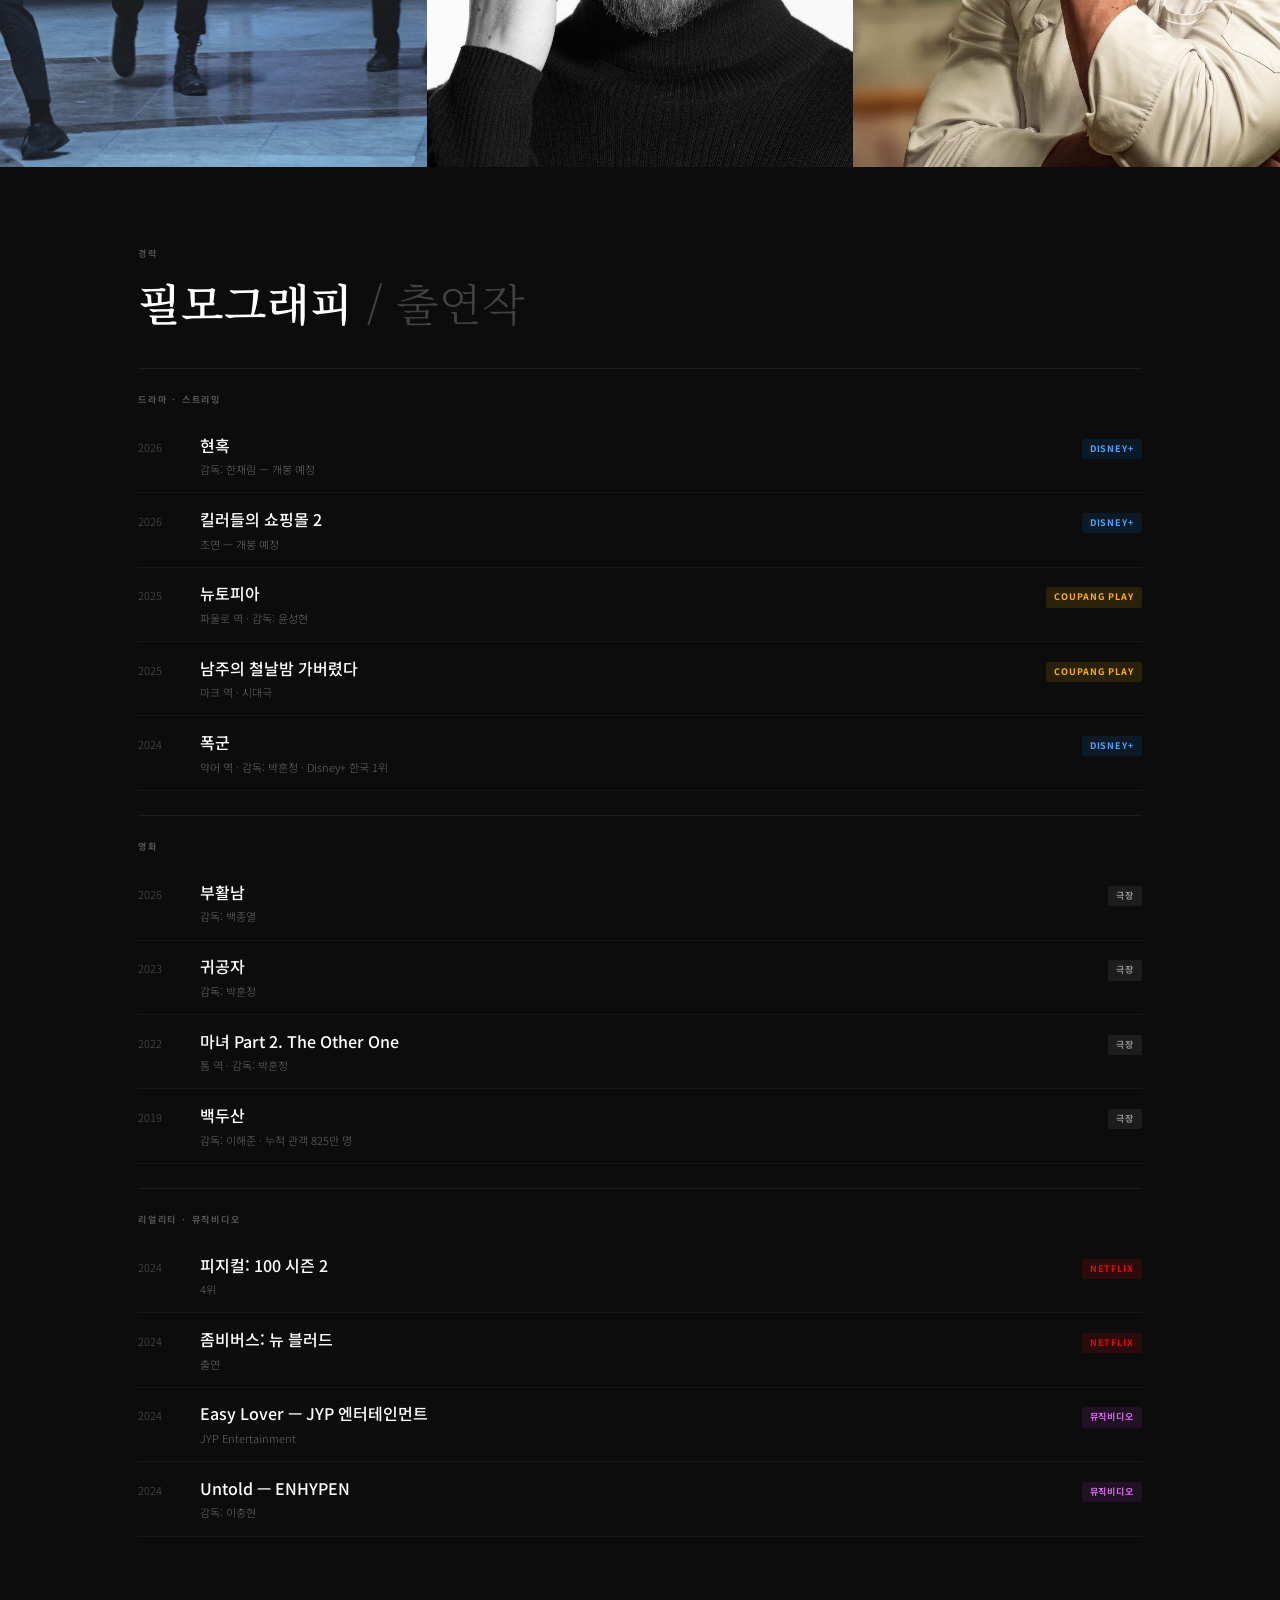
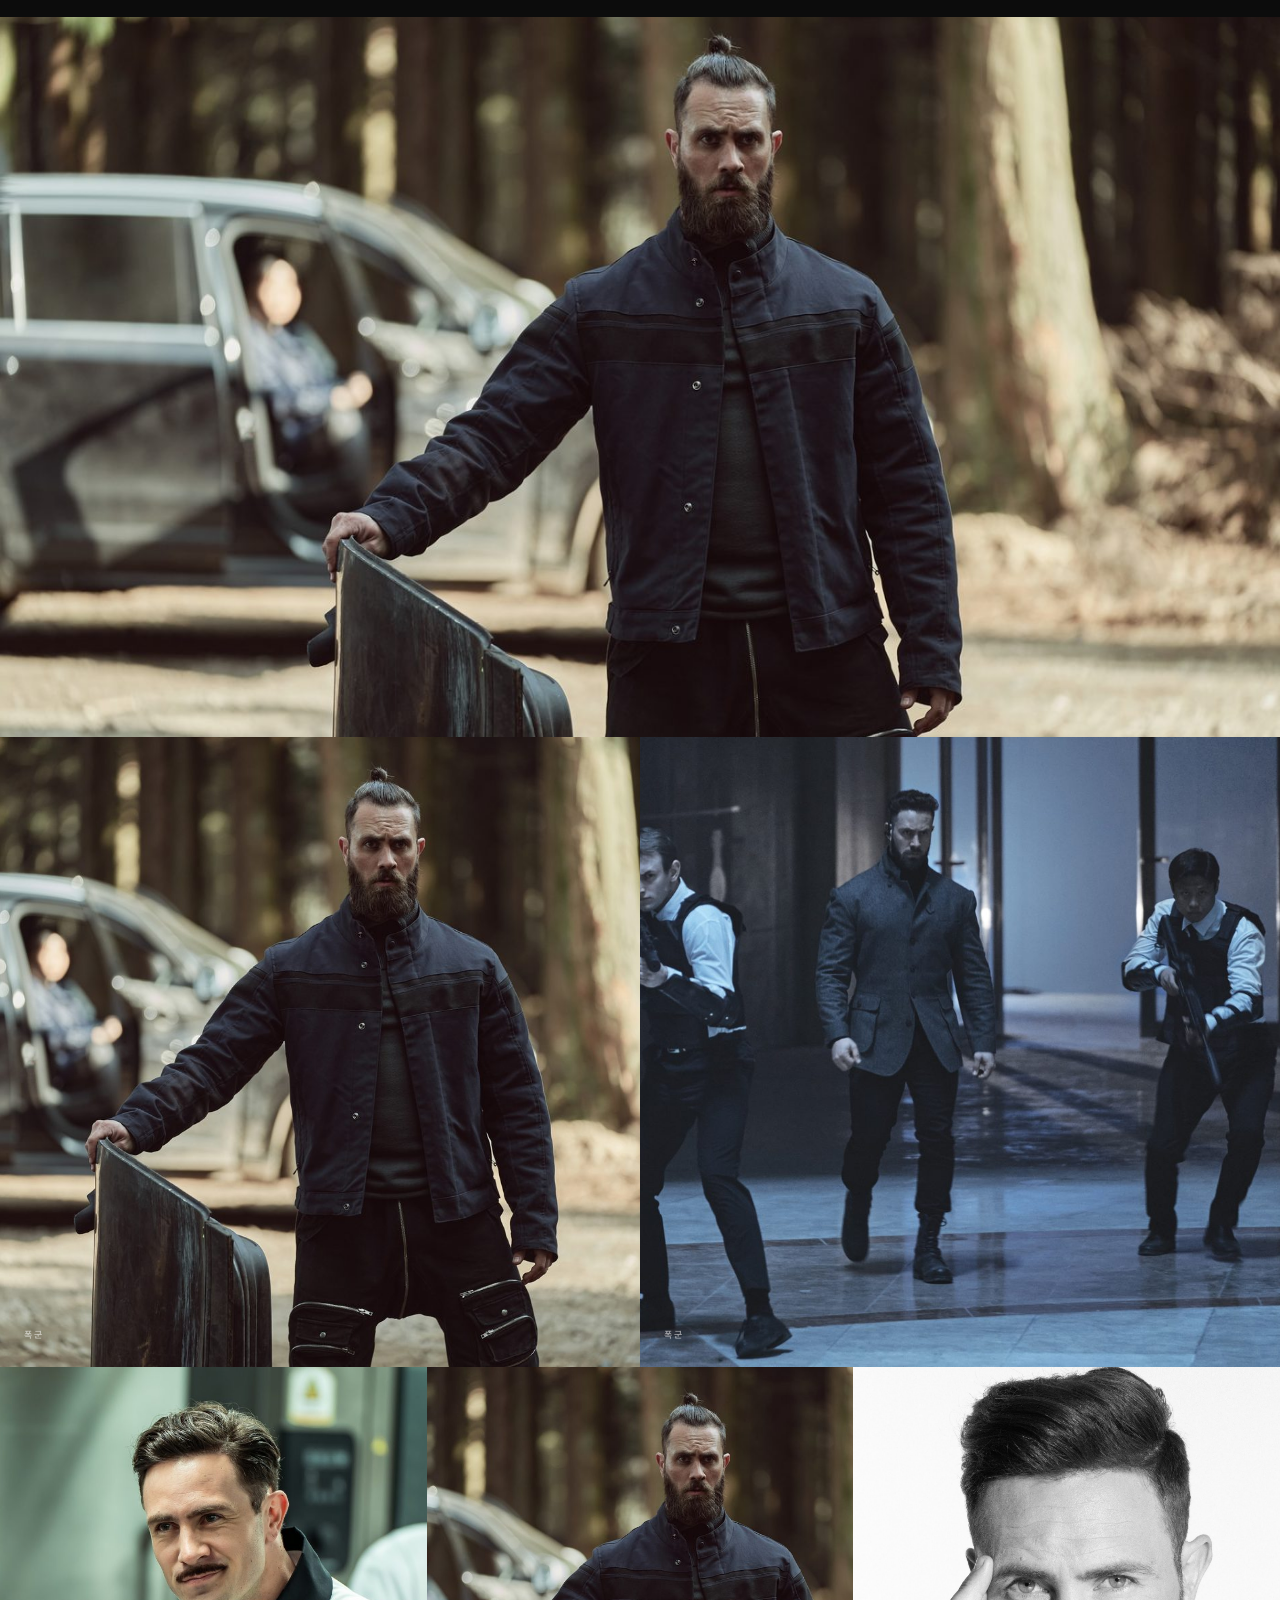
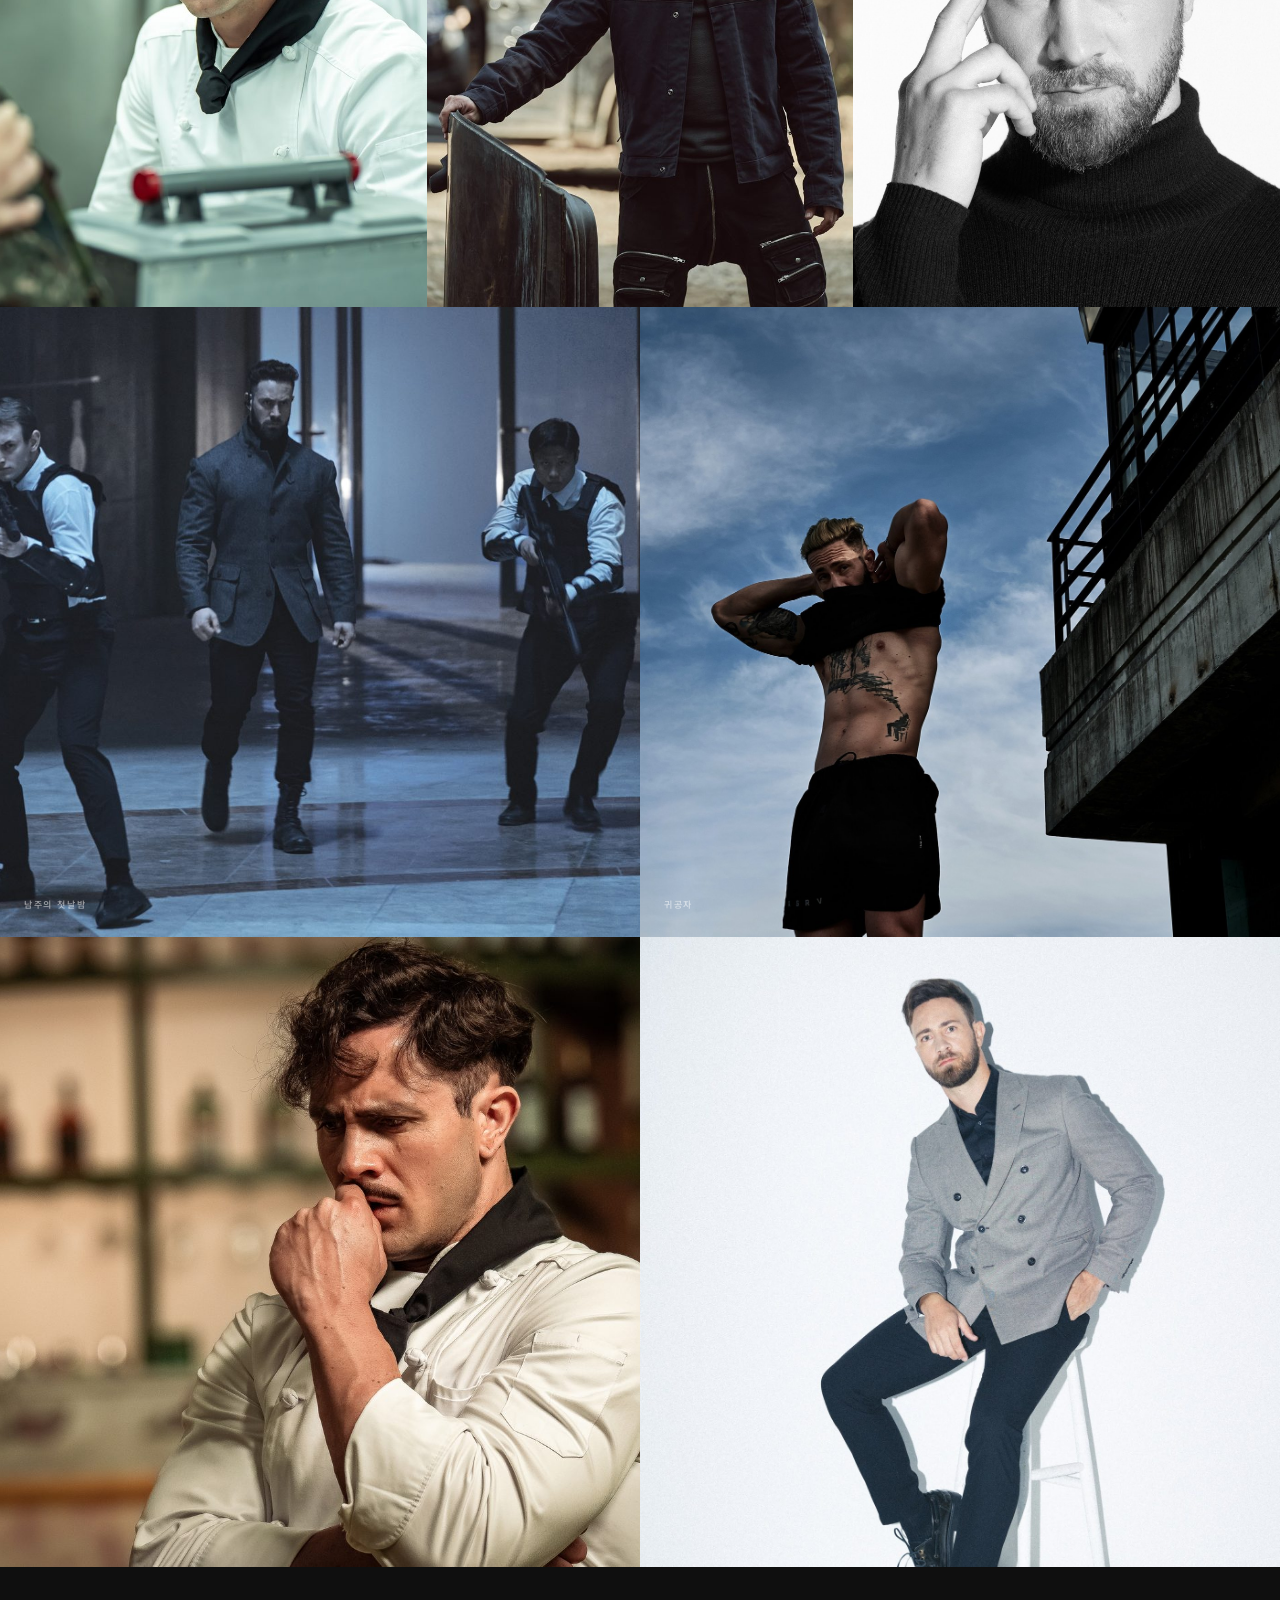
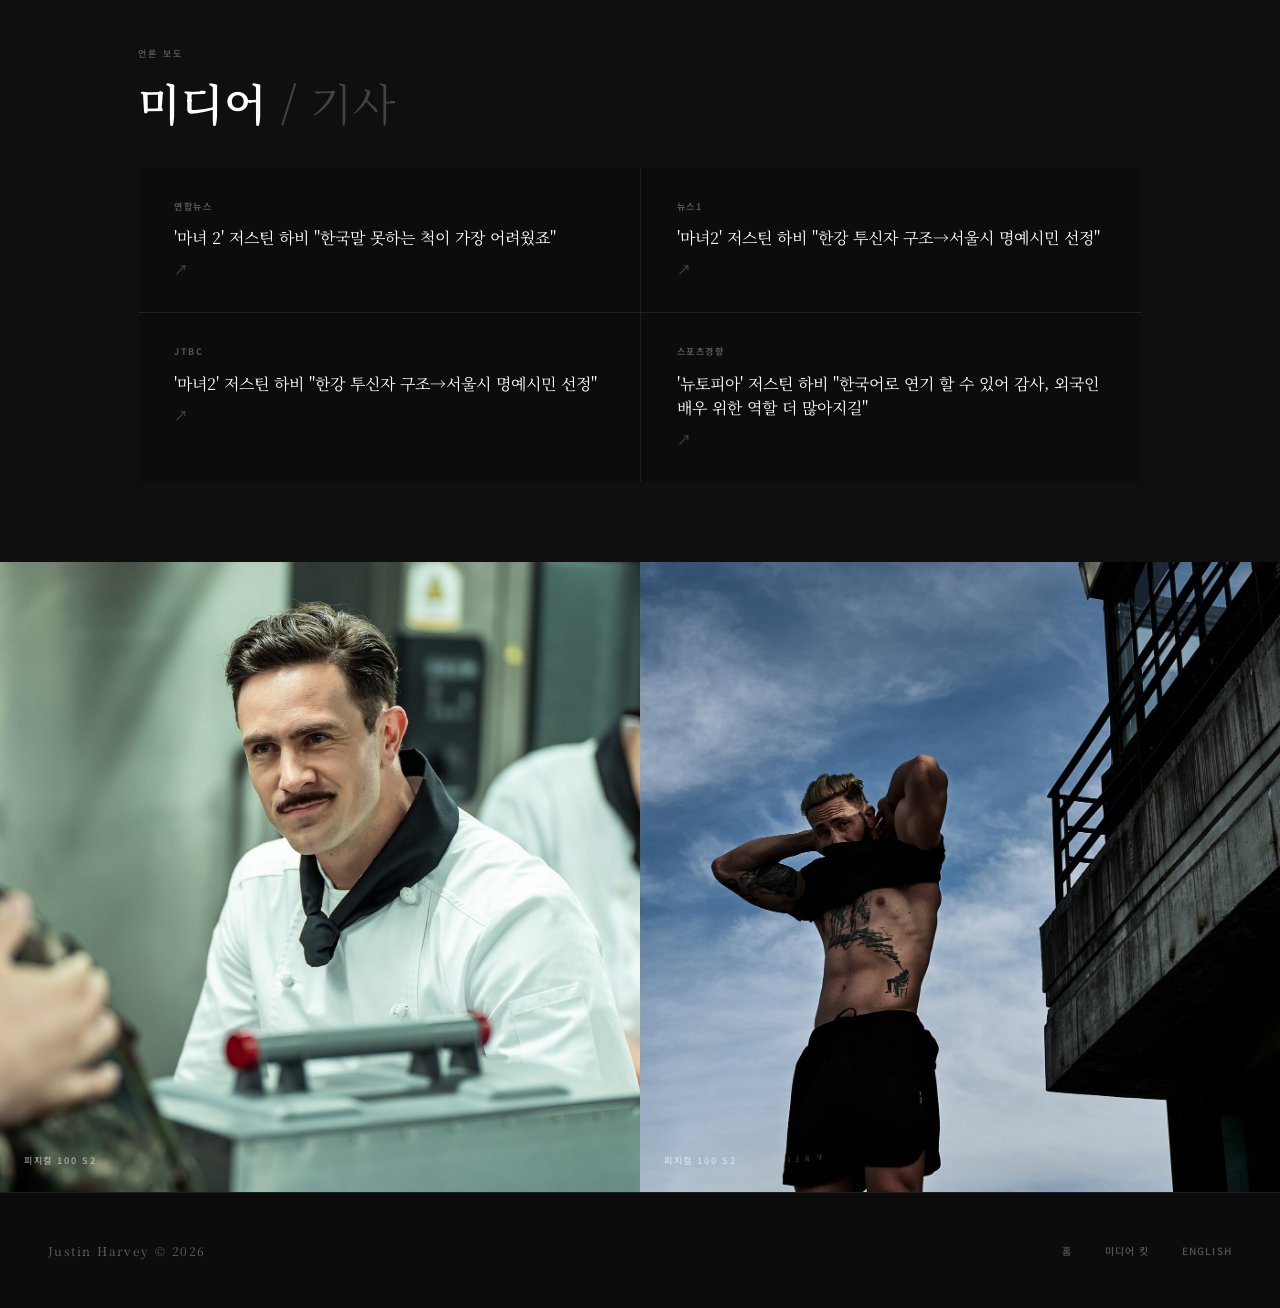
<file: ko/actor_3.html>
<!DOCTYPE html>
<html lang="ko">
<head>
<meta charset="UTF-8">
<meta name="viewport" content="width=device-width, initial-scale=1.0">
<title>저스틴 하비 — 배우 프로필</title>
<link href="https://fonts.googleapis.com/css2?family=Noto+Serif+KR:wght@300;400;600;700&family=Noto+Sans+KR:wght@300;400;500;700&display=swap" rel="stylesheet">
<style>
*,*::before,*::after{box-sizing:border-box;margin:0;padding:0}
html,body{font-family:'Noto Sans KR',sans-serif;background:#0c0c0c;color:#fff;line-height:1.6}
img{display:block;width:100%;height:100%;object-fit:cover}
nav{position:fixed;top:0;left:0;right:0;z-index:100;display:flex;align-items:center;justify-content:space-between;padding:1.25rem 2.5rem;background:linear-gradient(to bottom,rgba(0,0,0,0.7),transparent)}
.nav-name{font-family:'Noto Serif KR',serif;font-size:12px;font-weight:400;letter-spacing:0.18em;color:rgba(255,255,255,0.8);text-decoration:none}
.nav-right{display:flex;align-items:center;gap:1.5rem}
.nav-right a{font-size:10px;font-weight:500;letter-spacing:0.14em;text-transform:uppercase;color:rgba(255,255,255,0.4);text-decoration:none}
.nav-right a.active{color:rgba(255,255,255,0.85)}
.nav-div{color:rgba(255,255,255,0.18);font-size:10px}
.hero{height:100vh;min-height:700px;position:relative;overflow:hidden;background:#0c0c0c}
.hero img{filter:brightness(0.72)}
.hero-overlay{position:absolute;inset:0;background:linear-gradient(to bottom,transparent 30%,rgba(0,0,0,0.1) 60%,rgba(0,0,0,0.88) 100%)}
.hero-text{position:absolute;bottom:3.5rem;left:3rem;right:3rem}
.hero-kicker{font-size:10px;font-weight:500;letter-spacing:0.22em;text-transform:uppercase;color:rgba(255,255,255,0.45);margin-bottom:1rem}
.hero-name{font-family:'Noto Serif KR',serif;font-size:clamp(52px,8vw,100px);font-weight:700;line-height:0.9;letter-spacing:-0.02em;color:#fff;margin-bottom:1.25rem}
.hero-name em{display:block;font-style:normal;color:rgba(255,255,255,0.22);font-weight:300;font-size:0.72em}
.hero-tags{display:flex;gap:10px;flex-wrap:wrap}
.hero-tag{font-size:10px;font-weight:500;letter-spacing:0.12em;padding:5px 12px;border:1px solid rgba(255,255,255,0.25);border-radius:2px;color:rgba(255,255,255,0.65)}
.basics{display:grid;grid-template-columns:1fr 1fr;border-bottom:1px solid rgba(255,255,255,0.07)}
.basics-block{padding:3.5rem;border-right:1px solid rgba(255,255,255,0.07)}
.basics-block:last-child{border-right:none}
.basics-label{font-size:9px;font-weight:600;letter-spacing:0.2em;text-transform:uppercase;color:rgba(255,255,255,0.3);margin-bottom:1.5rem}
.basics-grid{display:grid;grid-template-columns:1fr 1fr;gap:1.5rem 2rem}
.bi-l{font-size:9px;font-weight:500;letter-spacing:0.12em;text-transform:uppercase;color:rgba(255,255,255,0.3);margin-bottom:4px}
.bi-v{font-size:15px;font-weight:400;color:#fff}
.pg2{display:grid;grid-template-columns:1fr 1fr;height:70vh;min-height:500px}
.pg2 .col{position:relative;overflow:hidden}
.pg2 .col img{transition:transform 0.6s ease}
.pg2 .col:hover img{transform:scale(1.03)}
.pg2 .cap{position:absolute;bottom:1.5rem;left:1.5rem;font-size:9px;font-weight:600;letter-spacing:0.18em;text-transform:uppercase;color:rgba(255,255,255,0.5)}
.pg1{height:80vh;min-height:500px;position:relative;overflow:hidden}
.pg1 img{object-position:50% 20%}
.sec{padding:5rem 0}
.wrap{max-width:1100px;margin:0 auto;padding:0 3rem}
.sec-label{font-size:9px;font-weight:600;letter-spacing:0.22em;text-transform:uppercase;color:rgba(255,255,255,0.3);margin-bottom:1rem}
.sec-title{font-family:'Noto Serif KR',serif;font-size:clamp(28px,3.5vw,44px);font-weight:600;line-height:1.15;margin-bottom:2.5rem;color:#fff}
.sec-title em{font-style:normal;color:rgba(255,255,255,0.22);font-weight:300}
.fcat{font-size:9px;font-weight:700;letter-spacing:0.2em;text-transform:uppercase;color:rgba(255,255,255,0.3);padding:1.5rem 0 0.75rem;border-top:1px solid rgba(255,255,255,0.07);margin-top:1.5rem}
.fcat:first-child{margin-top:0;border-top:none}
.frow{display:flex;align-items:baseline;gap:1.5rem;padding:0.85rem 0;border-bottom:1px solid rgba(255,255,255,0.05)}
.fy{font-size:11px;color:rgba(255,255,255,0.28);min-width:38px;font-weight:300}
.ft2{font-size:16px;font-weight:500;color:#fff;margin-bottom:3px;flex:1}
.fs{font-size:11px;color:rgba(255,255,255,0.38);font-weight:300}
.fb{font-size:9px;font-weight:700;letter-spacing:0.1em;text-transform:uppercase;padding:3px 8px;border-radius:2px;flex-shrink:0}
.fn2{background:rgba(229,9,20,0.15);color:#e50914}
.fd2{background:rgba(0,120,215,0.12);color:#4da6ff}
.fc2{background:rgba(255,180,0,0.12);color:#ffb400}
.fm2{background:rgba(255,255,255,0.07);color:rgba(255,255,255,0.5)}
.fr2{background:rgba(180,50,200,0.12);color:#d46aec}
.press-grid{display:grid;grid-template-columns:repeat(2,1fr);gap:1px;background:rgba(255,255,255,0.07);margin-top:2rem}
.press-item{background:#0c0c0c;padding:2rem 2.25rem;text-decoration:none;display:block;transition:background 0.2s}
.press-item:hover{background:#141414}
.press-outlet{font-size:9px;font-weight:700;letter-spacing:0.18em;text-transform:uppercase;color:rgba(255,255,255,0.3);margin-bottom:0.75rem}
.press-headline{font-family:'Noto Serif KR',serif;font-size:16px;font-weight:400;color:#fff;line-height:1.5;margin-bottom:0.5rem}
.press-arrow{font-size:14px;color:rgba(255,255,255,0.25)}
footer{padding:3rem;border-top:1px solid rgba(255,255,255,0.07);display:flex;align-items:center;justify-content:space-between}
.foot-name{font-family:'Noto Serif KR',serif;font-size:12px;color:rgba(255,255,255,0.35);letter-spacing:0.12em}
.foot-links{display:flex;gap:2rem}
.foot-links a{font-size:10px;font-weight:500;letter-spacing:0.12em;text-transform:uppercase;color:rgba(255,255,255,0.3);text-decoration:none}
@media(max-width:768px){nav{padding:1rem 1.5rem}.hero-text{bottom:2.5rem;left:1.5rem;right:1.5rem}.basics{grid-template-columns:1fr}.basics-block{padding:2rem 1.5rem;border-right:none;border-bottom:1px solid rgba(255,255,255,0.07)}.pg2{grid-template-columns:1fr;height:auto}.pg2 .col{height:60vw;min-height:260px}.pg3{grid-template-columns:1fr!important;height:auto!important}.pg3 .col{height:60vw;min-height:240px}.wrap{padding:0 1.5rem}.sec{padding:3.5rem 0}.press-grid{grid-template-columns:1fr}footer{flex-direction:column;gap:1.5rem;text-align:center;padding:2rem 1.5rem}}
</style>
</head>
<body>
<nav>
  <a class="nav-name" href="index.html">JUSTIN HARVEY</a>
  <div class="nav-right">
    <a href="actor.html" class="active">배우 프로필</a>
    <a href="mediakit.html">미디어 킷</a>
    <span class="nav-div">/</span>
    <a href="../actor.html">EN</a>
  </div>
</nav>
<div class="hero">
  <img src="../assets/headshot-bw-suit.jpg" alt="저스틴 하비" style="object-position:50% 8%">
  <div class="hero-overlay"></div>
  <div class="hero-text">
    <div class="hero-kicker">배우 · 서울</div>
    <div class="hero-name">저스틴 하비<em>Justin Harvey</em></div>
    <div class="hero-tags"><span class="hero-tag">Netflix</span><span class="hero-tag">Disney+</span><span class="hero-tag">Coupang Play</span><span class="hero-tag">한국어 가능</span><span class="hero-tag">남아공 출신</span></div>
  </div>
</div>
<div class="basics">
  <div class="basics-block">
    <div class="basics-label">기본 정보</div>
    <div class="basics-grid">
      <div><div class="bi-l">국적</div><div class="bi-v">남아프리카공화국</div></div>
      <div><div class="bi-l">거주지</div><div class="bi-v">서울, 대한민국</div></div>
      <div><div class="bi-l">신장</div><div class="bi-v">179 cm</div></div>
      <div><div class="bi-l">체중</div><div class="bi-v">83 kg</div></div>
      <div><div class="bi-l">언어</div><div class="bi-v">한국어 · 영어</div></div>
      <div><div class="bi-l">데뷔</div><div class="bi-v">백두산 (2019)</div></div>
    </div>
  </div>
  <div class="basics-block">
    <div class="basics-label">특기 / 훈련</div>
    <div class="basics-grid">
      <div><div class="bi-l">연기</div><div class="bi-v">Lucid Body · Meisner</div></div>
      <div><div class="bi-l">격투</div><div class="bi-v">무에타이 · 스턴트</div></div>
      <div><div class="bi-l">수중</div><div class="bi-v">고급 수영 · 스쿠버</div></div>
      <div><div class="bi-l">운동</div><div class="bi-v">트라이애슬론 · HYROX</div></div>
    </div>
  </div>
</div>
<div class="pg3" style="display:grid;grid-template-columns:1fr 1fr 1fr;height:60vh;min-height:400px">
  <div class="col" style="position:relative;overflow:hidden"><img src="../assets/film-childe-1.jpg" alt="저스틴 하비" style="display:block;width:100%;height:100%;object-fit:cover;object-position:50% 10%"></div>
  <div class="col" style="position:relative;overflow:hidden"><img src="../assets/headshot-bw-turtleneck.jpg" alt="저스틴 하비" style="display:block;width:100%;height:100%;object-fit:cover;object-position:62% 22%"></div>
  <div class="col" style="position:relative;overflow:hidden"><img src="../assets/film-newtopia-1.jpg" alt="저스틴 하비" style="display:block;width:100%;height:100%;object-fit:cover;object-position:50% 14%"></div>
</div>
<div class="sec" style="background:#0c0c0c">
  <div class="wrap">
    <div class="sec-label">경력</div>
    <div class="sec-title">필모그래피 <em>/ 출연작</em></div>
    <div class="fcat">드라마 · 스트리밍</div>
    <div class="frow"><div class="fy">2026</div><div style="flex:1"><div class="ft2">현혹</div><div class="fs">감독: 한재림 — 개봉 예정</div></div><span class="fb fd2">Disney+</span></div>
    <div class="frow"><div class="fy">2026</div><div style="flex:1"><div class="ft2">킬러들의 쇼핑몰 2</div><div class="fs">조연 — 개봉 예정</div></div><span class="fb fd2">Disney+</span></div>
    <div class="frow"><div class="fy">2025</div><div style="flex:1"><div class="ft2">뉴토피아</div><div class="fs">파울로 역 · 감독: 윤성현</div></div><span class="fb fc2">Coupang Play</span></div>
    <div class="frow"><div class="fy">2025</div><div style="flex:1"><div class="ft2">남주의 철날밤 가버렸다</div><div class="fs">마크 역 · 시대극</div></div><span class="fb fc2">Coupang Play</span></div>
    <div class="frow"><div class="fy">2024</div><div style="flex:1"><div class="ft2">폭군</div><div class="fs">악어 역 · 감독: 박훈정 · Disney+ 한국 1위</div></div><span class="fb fd2">Disney+</span></div>
    <div class="fcat">영화</div>
    <div class="frow"><div class="fy">2026</div><div style="flex:1"><div class="ft2">부활남</div><div class="fs">감독: 백종열</div></div><span class="fb fm2">극장</span></div>
    <div class="frow"><div class="fy">2023</div><div style="flex:1"><div class="ft2">귀공자</div><div class="fs">감독: 박훈정</div></div><span class="fb fm2">극장</span></div>
    <div class="frow"><div class="fy">2022</div><div style="flex:1"><div class="ft2">마녀 Part 2. The Other One</div><div class="fs">톰 역 · 감독: 박훈정</div></div><span class="fb fm2">극장</span></div>
    <div class="frow"><div class="fy">2019</div><div style="flex:1"><div class="ft2">백두산</div><div class="fs">감독: 이해준 · 누적 관객 825만 명</div></div><span class="fb fm2">극장</span></div>
    <div class="fcat">리얼리티 · 뮤직비디오</div>
    <div class="frow"><div class="fy">2024</div><div style="flex:1"><div class="ft2">피지컬: 100 시즌 2</div><div class="fs">4위</div></div><span class="fb fn2">Netflix</span></div>
    <div class="frow"><div class="fy">2024</div><div style="flex:1"><div class="ft2">좀비버스: 뉴 블러드</div><div class="fs">출연</div></div><span class="fb fn2">Netflix</span></div>
    <div class="frow"><div class="fy">2024</div><div style="flex:1"><div class="ft2">Easy Lover — JYP 엔터테인먼트</div><div class="fs">JYP Entertainment</div></div><span class="fb fr2">뮤직비디오</span></div>
    <div class="frow"><div class="fy">2024</div><div style="flex:1"><div class="ft2">Untold — ENHYPEN</div><div class="fs">감독: 이충현</div></div><span class="fb fr2">뮤직비디오</span></div>
  </div>
</div>
<div class="pg1"><img src="../assets/film-witch2-2.jpg" alt="저스틴 하비" style="object-position:31% 17%"></div>
<div class="pg2">
  <div class="col"><img src="../assets/film-witch2-2.jpg" alt="저스틴 하비" style="object-position:50% 30%"><div class="cap">폭군</div></div>
  <div class="col"><img src="../assets/film-childe-1.jpg" alt="저스틴 하비" style="object-position:50% 35%"><div class="cap">폭군</div></div>
</div>
<div class="pg3" style="display:grid;grid-template-columns:1fr 1fr 1fr;height:60vh;min-height:400px">
  <div class="col" style="position:relative;overflow:hidden"><img src="../assets/film-physical100-suit.jpg" alt="저스틴 하비" style="display:block;width:100%;height:100%;object-fit:cover;object-position:50% 40%"><div class="cap">마녀2</div></div>
  <div class="col" style="position:relative;overflow:hidden"><img src="../assets/film-witch2-2.jpg" alt="저스틴 하비" style="display:block;width:100%;height:100%;object-fit:cover;object-position:50% 10%"><div class="cap">마녀2</div></div>
  <div class="col" style="position:relative;overflow:hidden"><img src="../assets/headshot-bw-turtleneck.jpg" alt="저스틴 하비" style="display:block;width:100%;height:100%;object-fit:cover;object-position:50% 25%"><div class="cap">마녀2</div></div>
</div>
<div class="pg2">
  <div class="col"><img src="../assets/film-childe-1.jpg" alt="저스틴 하비" style="object-position:50% 45%"><div class="cap">남주의 첫날밤</div></div>
  <div class="col"><img src="../assets/proj-exercise.jpg" alt="저스틴 하비" style="object-position:50% 25%"><div class="cap">귀공자</div></div>
</div>
<div class="pg2">
  <div class="col"><img src="../assets/film-newtopia-1.jpg" alt="저스틴 하비" style="object-position:50% 43%"></div>
  <div class="col"><img src="../assets/model-editorial-1.jpg" alt="저스틴 하비" style="object-position:50% 38%"></div>
</div>
<div class="sec" style="background:#0f0f0f">
  <div class="wrap">
    <div class="sec-label">언론 보도</div>
    <div class="sec-title">미디어 <em>/ 기사</em></div>
    <div class="press-grid">
      <a class="press-item" href="https://www.yna.co.kr/view/AKR20220705157700005" target="_blank" rel="noopener">
        <div class="press-outlet">연합뉴스</div>
        <div class="press-headline">'마녀 2' 저스틴 하비 "한국말 못하는 척이 가장 어려웠죠"</div>
        <div class="press-arrow">↗</div>
      </a>
      <a class="press-item" href="https://www.news1.kr/entertain/broadcast-tv/4802468" target="_blank" rel="noopener">
        <div class="press-outlet">뉴스1</div>
        <div class="press-headline">'마녀2' 저스틴 하비 "한강 투신자 구조→서울시 명예시민 선정"</div>
        <div class="press-arrow">↗</div>
      </a>
      <a class="press-item" href="https://news.jtbc.co.kr/article/NB12211826" target="_blank" rel="noopener">
        <div class="press-outlet">JTBC</div>
        <div class="press-headline">'마녀2' 저스틴 하비 "한강 투신자 구조→서울시 명예시민 선정"</div>
        <div class="press-arrow">↗</div>
      </a>
      <a class="press-item" href="https://v.daum.net/v/f1k9ElXDzE" target="_blank" rel="noopener">
        <div class="press-outlet">스포츠경향</div>
        <div class="press-headline">'뉴토피아' 저스틴 하비 "한국어로 연기 할 수 있어 감사, 외국인 배우 위한 역할 더 많아지길"</div>
        <div class="press-arrow">↗</div>
      </a>
    </div>
  </div>
</div>
<div class="pg2">
  <div class="col"><img src="../assets/film-physical100-suit.jpg" alt="저스틴 하비" style="object-position:50% 25%"><div class="cap">피지컬 100 s2</div></div>
  <div class="col"><img src="../assets/proj-exercise.jpg" alt="저스틴 하비" style="object-position:50% 25%"><div class="cap">피지컬 100 s2</div></div>
</div>
<footer>
  <div class="foot-name">Justin Harvey © 2026</div>
  <div class="foot-links">
    <a href="index.html">홈</a>
    <a href="mediakit.html">미디어 킷</a>
    <a href="../actor.html">English</a>
  </div>
</footer>
</body>
</html>
</file>
<file: style.css>
/* ===== RESET & VARS ===== */
*,*::before,*::after{box-sizing:border-box;margin:0;padding:0}
:root{
  --s50:#F7F5F2;--s100:#EDEAE5;--s200:#DDD9D2;
  --s300:#C4BFB6;--s400:#A89F94;--s500:#8C8278;
  --s600:#6E655C;--s700:#524D46;--s800:#38342F;--s900:#211F1B;
  --accent:#7B8FA1;--accent-l:#B8C8D4;--accent-d:#4A5C6B;
  --sans:'Sora','DM Sans',sans-serif;
  --ease:cubic-bezier(.4,0,.2,1);
}
html{scroll-behavior:smooth}
body{font-family:var(--sans);background:var(--s50);color:var(--s800);
  font-size:15px;line-height:1.6;font-weight:300;overflow-x:hidden}
::-webkit-scrollbar{width:3px}
::-webkit-scrollbar-thumb{background:var(--s300);border-radius:2px}
a{text-decoration:none;color:inherit}
img{max-width:100%;display:block}

/* ===== NAV ===== */
#nav{
  position:fixed;top:0;left:0;right:0;z-index:200;
  display:flex;align-items:center;justify-content:space-between;
  padding:0 3rem;height:56px;
  background:rgba(247,245,242,0.96);
  backdrop-filter:blur(16px);
  border-bottom:1px solid var(--s200);
  transition:box-shadow 0.2s;
}
#nav.scrolled{box-shadow:0 2px 20px rgba(0,0,0,0.06)}
.nav-logo{
  font-family:var(--sans);font-size:16px;font-weight:700;
  color:var(--s900);letter-spacing:-0.01em;
}
.nav-links{display:flex;gap:0;list-style:none}
.nav-links a{
  display:block;padding:0 1.25rem;height:56px;line-height:56px;
  font-size:11px;font-weight:500;letter-spacing:0.08em;
  text-transform:uppercase;color:var(--s500);
  transition:color 0.15s;
}
.nav-links a:hover,.nav-links a.active{color:var(--s900)}
.nav-links a.active{border-bottom:2px solid var(--accent-d)}
.nav-burger{display:none;background:none;border:none;
  font-size:20px;cursor:pointer;color:var(--s700);padding:0 0.5rem}

/* MOBILE MENU */
.mobile-menu{
  display:none;position:fixed;top:56px;left:0;right:0;z-index:199;
  background:var(--s50);border-bottom:1px solid var(--s200);
  flex-direction:column;
}
.mobile-menu.open{display:flex}
.mobile-menu a{
  padding:1rem 2rem;font-size:14px;font-weight:500;
  color:var(--s700);border-bottom:1px solid var(--s100);
}

/* ===== BUTTONS ===== */
.btn-primary{
  display:inline-block;padding:13px 28px;
  background:var(--s900);color:var(--s50);
  font-size:11px;font-weight:600;letter-spacing:0.1em;
  text-transform:uppercase;border-radius:2px;
  transition:background 0.2s,transform 0.15s;
}
.btn-primary:hover{background:var(--s800);transform:translateY(-1px)}
.btn-primary.sm{padding:9px 18px;font-size:10px}
.btn-primary.full{width:100%;text-align:center}
.btn-ghost{
  display:inline-block;padding:13px 28px;
  border:1px solid var(--s300);color:var(--s600);
  font-size:11px;font-weight:600;letter-spacing:0.1em;
  text-transform:uppercase;border-radius:2px;
  transition:all 0.2s;
}
.btn-ghost:hover{border-color:var(--s600);color:var(--s900)}
.btn-ghost.sm{padding:9px 18px;font-size:10px}

/* ===== COMMON ===== */
.page-wrap{max-width:1100px;margin:0 auto;padding:0 3rem}
.accent{color:var(--accent-d)}
.sec-label{
  display:flex;align-items:center;gap:10px;
  font-size:10px;font-weight:600;letter-spacing:0.18em;
  text-transform:uppercase;color:var(--accent);
  margin-bottom:1rem;
}
.sec-label::before{content:'';width:24px;height:1px;background:var(--accent-l)}
.sec-label.center{justify-content:center}
.sec-label.center::before{display:none}
h1,h2,h3{font-weight:700;line-height:1.1;color:var(--s900)}
h1{font-size:clamp(42px,6vw,80px)}
h2{font-size:clamp(32px,4vw,52px);margin-bottom:0.5rem}

/* ===== PAGE HEADER ===== */
.page-header{
  padding:8rem 3rem 4rem;
  background:var(--s900);
  border-bottom:1px solid var(--s200);
}
.page-header h1{color:var(--s50)}
.page-header .sec-label{color:var(--accent-l)}
.page-header .sec-label::before{background:rgba(184,200,212,0.4)}
.page-header-sub{
  font-size:15px;color:rgba(255,255,255,0.45);
  margin-top:1rem;max-width:520px;line-height:1.7;font-weight:300;
}

/* ===== HOME HERO ===== */
.home-hero{
  min-height:100vh;padding-top:56px;
  display:grid;grid-template-columns:1fr 1fr;
}
.home-hero-left{
  padding:5rem 4rem;
  display:flex;flex-direction:column;justify-content:center;gap:2rem;
  border-right:1px solid var(--s200);
}
.hero-kicker{
  display:flex;align-items:center;gap:10px;
  font-size:10px;font-weight:600;letter-spacing:0.16em;
  text-transform:uppercase;color:var(--accent);
}
.dot{width:5px;height:5px;border-radius:50%;background:var(--accent)}
.home-hero-left h1{margin-bottom:0}
.hero-sub{font-size:15px;color:var(--s500);line-height:1.8;max-width:400px;font-weight:300}
.hero-btns{display:flex;gap:1rem;flex-wrap:wrap}
.home-hero-right{
  position:relative;display:flex;flex-direction:column;
  background:var(--s200);
}
.hero-img{
  flex:1;width:100%;height:100%;object-fit:cover;object-position:center 20%;
  min-height:500px;
}
.hero-tags{
  display:flex;border-top:1px solid var(--s200);background:var(--s50);
}
.hero-tag{
  flex:1;padding:1rem;text-align:center;
  font-size:11px;font-weight:600;color:var(--s600);
  border-right:1px solid var(--s200);letter-spacing:0.04em;
}
.hero-tag:last-child{border-right:none}

/* ===== STATS BAND ===== */
.stats-band{
  display:grid;grid-template-columns:repeat(4,1fr);
  background:var(--s900);
}
.stat-item{
  padding:2.5rem 2rem;border-right:1px solid rgba(255,255,255,0.06);
  opacity:0;transform:translateY(14px);
  transition:opacity 0.5s,transform 0.5s;
}
.stat-item:last-child{border-right:none}
.stat-item.vis{opacity:1;transform:none}
.stat-n{
  font-size:52px;font-weight:700;
  color:var(--s100);line-height:1;margin-bottom:6px;
}
.stat-l{font-size:10px;font-weight:500;letter-spacing:0.12em;
  text-transform:uppercase;color:var(--s600)}

/* ===== PILLARS ===== */
.pillars-sec{padding:5rem 3rem}
.pillars-grid{
  display:grid;grid-template-columns:repeat(3,1fr);
  gap:1.5rem;margin-top:3rem;
}
.pillar-card{
  padding:2.5rem 2rem;
  background:var(--s100);border:1px solid var(--s200);border-radius:4px;
  display:flex;flex-direction:column;gap:1rem;
  transition:border-color 0.2s,transform 0.2s,box-shadow 0.2s;
}
.pillar-card:hover{border-color:var(--s300);transform:translateY(-3px);box-shadow:0 8px 24px rgba(0,0,0,0.06)}
.pillar-num{font-size:11px;font-weight:600;color:var(--accent);letter-spacing:0.1em}
.pillar-title{font-size:24px;font-weight:700;color:var(--s900)}
.pillar-body{font-size:13px;color:var(--s500);line-height:1.7;font-weight:300;flex:1}
.pillar-arrow{font-size:18px;color:var(--accent-d);font-weight:600}

/* ===== LATEST ===== */
.latest-sec{background:var(--s900);padding:5rem 0}
.latest-sec .sec-label{color:var(--accent-l)}
.latest-sec .sec-label::before{background:rgba(184,200,212,0.3)}
.latest-sec h2{color:var(--s50);margin-bottom:2.5rem}
.latest-grid{
  display:grid;grid-template-columns:2fr 1fr 1fr;
  gap:1px;background:rgba(255,255,255,0.06);
}
.latest-card{
  background:var(--s900);padding:2.5rem;
  display:flex;flex-direction:column;gap:1rem;
  transition:background 0.2s;
}
.latest-card:hover{background:#2A2622}
.latest-tag{font-size:10px;font-weight:600;letter-spacing:0.12em;
  text-transform:uppercase;color:var(--accent)}
.latest-title{font-size:22px;font-weight:700;color:var(--s50);line-height:1.2}
.latest-body{font-size:13px;color:rgba(255,255,255,0.4);line-height:1.7;flex:1;font-weight:300}
.latest-link{font-size:12px;font-weight:600;color:var(--accent-l);
  letter-spacing:0.06em;transition:color 0.15s}
.latest-link:hover{color:var(--s50)}

/* ===== BRANDS STRIP ===== */
.brands-strip{padding:4rem 0;background:var(--s100);border-top:1px solid var(--s200);border-bottom:1px solid var(--s200)}
.brand-logos{
  display:flex;align-items:center;justify-content:center;
  flex-wrap:wrap;gap:2.5rem;margin:2rem 0 2.5rem;
}
.brand-logos img{
  height:48px;width:auto;max-width:130px;
  object-fit:contain;filter:grayscale(20%);
  opacity:0.8;transition:opacity 0.2s,filter 0.2s;
}
.brand-logos img:hover{opacity:1;filter:grayscale(0%)}
.brand-cta{display:flex;justify-content:center}

/* ===== QUOTE ===== */
.quote-sec{padding:5rem 3rem;background:var(--s50);text-align:center}
.quote-sec blockquote{
  font-size:clamp(28px,4vw,48px);font-weight:700;
  color:var(--s900);line-height:1.2;margin-bottom:1rem;
}
.quote-sec cite{font-size:13px;color:var(--s400);font-style:normal;letter-spacing:0.06em}

/* ===== CREDITS PAGE ===== */
.credits-full{padding:4rem 3rem}
.credits-list{display:flex;flex-direction:column;gap:0}
.credit-row{
  display:grid;grid-template-columns:160px 1fr 100px;
  gap:2rem;align-items:start;
  padding:2rem 0;border-bottom:1px solid var(--s200);
  transition:background 0.15s;
}
.credit-row:first-child{border-top:1px solid var(--s200)}
.credit-row.featured{background:var(--s100);padding:2rem;border-radius:4px;margin-bottom:8px;border:1px solid var(--s200)}
.credit-meta{display:flex;flex-direction:column;gap:8px}
.credit-net{
  display:inline-block;font-size:9px;font-weight:700;
  letter-spacing:0.1em;text-transform:uppercase;
  padding:4px 10px;border-radius:20px;
}
.credit-net.netflix{background:#E50914;color:#fff}
.credit-net.disney{background:#0C1A8C;color:#fff}
.credit-net.kr{background:var(--s200);color:var(--s700)}
.credit-year{font-size:12px;color:var(--s400);font-weight:500}
.credit-title{font-size:22px;font-weight:700;color:var(--s900);margin-bottom:4px}
.credit-role{font-size:12px;color:var(--accent-d);font-weight:600;
  text-transform:uppercase;letter-spacing:0.06em;margin-bottom:0.75rem}
.credit-desc{font-size:13px;color:var(--s500);line-height:1.7;font-weight:300}
.credit-status{
  font-size:9px;font-weight:700;letter-spacing:0.1em;
  text-transform:uppercase;padding:5px 12px;border-radius:20px;
  text-align:center;white-space:nowrap;align-self:start;
}
.credit-status.streaming{background:rgba(123,143,161,0.15);color:var(--accent-d)}
.credit-status.upcoming{background:rgba(200,149,106,0.12);color:#8B5E3A}

.acting-cta,.content-cta{
  background:var(--s900);padding:4rem 3rem;
  margin-top:0;border-top:1px solid rgba(255,255,255,0.06);
}
.acting-cta-inner,.content-cta-inner{
  max-width:1100px;margin:0 auto;
  display:flex;justify-content:space-between;align-items:center;gap:2rem;
}
.acting-cta h2,.content-cta h2{color:var(--s50);font-size:28px;margin-bottom:0.5rem}
.acting-cta p,.content-cta p{color:rgba(255,255,255,0.4);font-size:14px;font-weight:300}

/* ===== CONTENT PAGE ===== */
.platform-sec{padding:4rem 3rem}
.platform-header{
  display:flex;align-items:center;gap:1.5rem;
  margin-bottom:2rem;
}
.platform-icon{
  width:52px;height:52px;border-radius:12px;
  display:flex;align-items:center;justify-content:center;
  font-size:13px;font-weight:800;color:#fff;flex-shrink:0;
}
.platform-icon.ig{background:linear-gradient(135deg,#E1306C,#833AB4)}
.platform-icon.yt{background:#FF0000}
.platform-icon.pod{background:var(--s800)}
.platform-name{font-size:22px;font-weight:700;color:var(--s900);flex:1}
.platform-handle{font-size:12px;color:var(--s400);margin-top:2px}
.platform-stats{
  display:grid;grid-template-columns:repeat(4,1fr);
  gap:1rem;margin-bottom:2rem;
}
.p-stat{
  background:var(--s100);border:1px solid var(--s200);
  border-radius:4px;padding:1.25rem 1.5rem;
}
.p-stat-n{font-size:32px;font-weight:700;color:var(--s900);line-height:1}
.p-stat-l{font-size:9px;font-weight:600;letter-spacing:0.12em;
  text-transform:uppercase;color:var(--s400);margin-top:6px}
.platform-desc{font-size:14px;color:var(--s500);line-height:1.8;margin-bottom:1.5rem;font-weight:300}
.content-types{display:flex;flex-wrap:wrap;gap:8px;margin-bottom:2rem}
.ct-tag{
  font-size:11px;font-weight:500;padding:5px 14px;
  border:1px solid var(--s200);border-radius:20px;color:var(--s600);
}
.ct-tag.avail{border-color:var(--accent-l);color:var(--accent-d)}
.platform-divider{height:1px;background:var(--s200);margin:0 3rem}
.yt-embed-placeholder{
  background:var(--s900);border-radius:4px;
  padding:3rem;display:flex;align-items:center;justify-content:center;
  min-height:200px;
}
.yt-placeholder-inner{display:flex;flex-direction:column;align-items:center;gap:1.25rem}
.yt-icon{font-size:40px;color:rgba(255,255,255,0.2)}
.yt-placeholder-text{font-size:13px;color:rgba(255,255,255,0.3);letter-spacing:0.06em}

/* ===== CONTACT PAGE ===== */
.contact-sec{padding:4rem 3rem}
.contact-grid{display:grid;grid-template-columns:1fr 1fr;gap:4rem;align-items:start}
.contact-rows{display:flex;flex-direction:column}
.c-row{display:flex;align-items:stretch;border-bottom:1px solid var(--s200)}
.c-row:first-child{border-top:1px solid var(--s200)}
.c-key{
  font-size:10px;font-weight:600;letter-spacing:0.1em;text-transform:uppercase;
  color:var(--s400);padding:1rem 1.25rem;min-width:100px;
  display:flex;align-items:center;border-right:1px solid var(--s200);background:var(--s100);
}
.c-val{font-size:13px;color:var(--s700);padding:1rem 1.25rem;display:flex;align-items:center}
.c-val a{color:var(--accent-d);transition:color 0.15s}
.c-val a:hover{color:var(--s900)}
.contact-type-list{display:flex;flex-direction:column;gap:0;margin-top:1rem}
.contact-type{
  padding:0.875rem 0;border-bottom:1px solid var(--s200);
  font-size:13px;color:var(--s600);
  display:flex;align-items:center;gap:10px;
}
.contact-type::before{content:'→';color:var(--accent-l);font-size:12px}
.contact-form-wrap{
  background:var(--s100);border:1px solid var(--s200);
  border-radius:4px;padding:2rem;
}
.form-group{display:flex;flex-direction:column;gap:6px;margin-bottom:1.25rem}
.form-group label{font-size:11px;font-weight:600;letter-spacing:0.08em;
  text-transform:uppercase;color:var(--s500)}
.form-group input,.form-group select,.form-group textarea{
  padding:11px 14px;background:var(--s50);
  border:1px solid var(--s200);border-radius:2px;
  font-family:var(--sans);font-size:14px;color:var(--s800);
  font-weight:300;transition:border-color 0.15s;
  outline:none;width:100%;
}
.form-group input:focus,.form-group select:focus,.form-group textarea:focus{border-color:var(--accent)}
.form-group textarea{resize:vertical}

/* ===== FOOTER ===== */
footer{
  background:var(--s900);padding:2rem 3rem;
  border-top:1px solid rgba(255,255,255,0.04);
}
.footer-inner{
  display:flex;justify-content:space-between;align-items:center;gap:2rem;
  flex-wrap:wrap;
}
.footer-logo{font-size:15px;font-weight:700;color:var(--s300)}
.footer-links{display:flex;gap:2rem}
.footer-links a{font-size:11px;font-weight:500;letter-spacing:0.08em;
  text-transform:uppercase;color:var(--s600);transition:color 0.15s}
.footer-links a:hover{color:var(--s300)}
.footer-copy{font-size:11px;color:var(--s700);letter-spacing:0.04em}

/* ===== FADE ANIMATIONS ===== */
.fu{opacity:0;transform:translateY(20px);
  transition:opacity 0.7s var(--ease),transform 0.7s var(--ease)}
.fu.vis{opacity:1;transform:none}

/* ===== RESPONSIVE ===== */
@media(max-width:900px){
  #nav{padding:0 1.5rem}
  .nav-links{display:none}
  .nav-burger{display:block}
  .page-wrap{padding:0 1.5rem}
  .home-hero{grid-template-columns:1fr;min-height:auto}
  .home-hero-left{padding:4rem 1.5rem 2.5rem;border-right:none;border-bottom:1px solid var(--s200)}
  .home-hero-right{height:420px}
  .hero-img{min-height:auto;height:100%}
  .stats-band{grid-template-columns:1fr 1fr}
  .stat-item{border-bottom:1px solid rgba(255,255,255,0.06)}
  .pillars-sec{padding:3rem 1.5rem}
  .pillars-grid{grid-template-columns:1fr;gap:1rem}
  .latest-sec{padding:3rem 0}
  .latest-grid{grid-template-columns:1fr;gap:1px}
  .brands-strip{padding:3rem 1.5rem}
  .brand-logos{gap:1.5rem}
  .brand-logos img{height:36px}
  .quote-sec{padding:3rem 1.5rem}
  .page-header{padding:6rem 1.5rem 3rem}
  .credits-full{padding:2rem 1.5rem}
  .credit-row{grid-template-columns:1fr;gap:0.75rem}
  .platform-sec{padding:2.5rem 1.5rem}
  .platform-stats{grid-template-columns:1fr 1fr}
  .platform-divider{margin:0 1.5rem}
  .contact-sec{padding:2.5rem 1.5rem}
  .contact-grid{grid-template-columns:1fr;gap:2.5rem}
  .acting-cta,.content-cta{padding:3rem 1.5rem}
  .acting-cta-inner,.content-cta-inner{flex-direction:column;align-items:flex-start}
  footer{padding:1.5rem}
  .footer-inner{flex-direction:column;gap:1rem;text-align:center}
  .footer-links{flex-wrap:wrap;justify-content:center}
}

/* Footer social links */
.footer-social { display:flex; gap:1rem; }
.footer-social a { font-size:11px; font-weight:500; letter-spacing:0.08em; text-transform:uppercase; color:var(--s500); transition:color 0.15s; }
.footer-social a:hover { color:var(--s200); }
</file>
